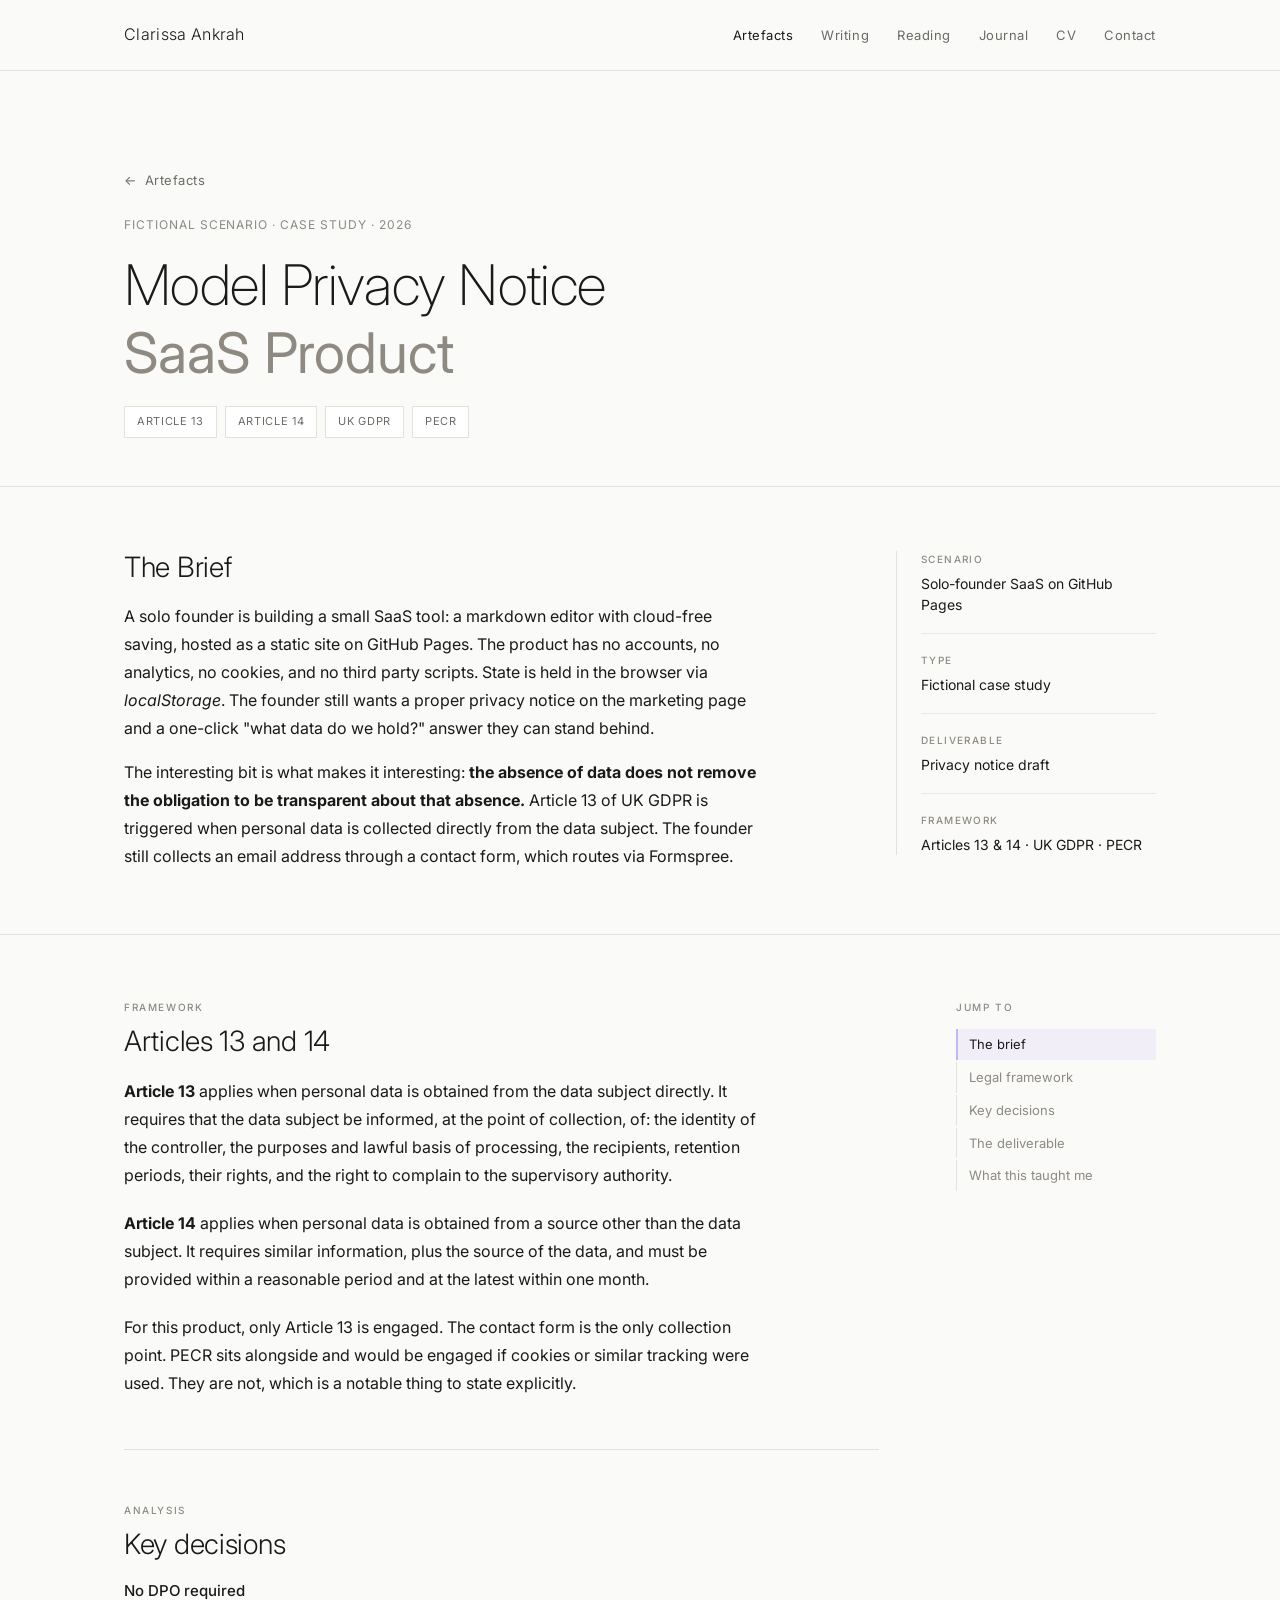
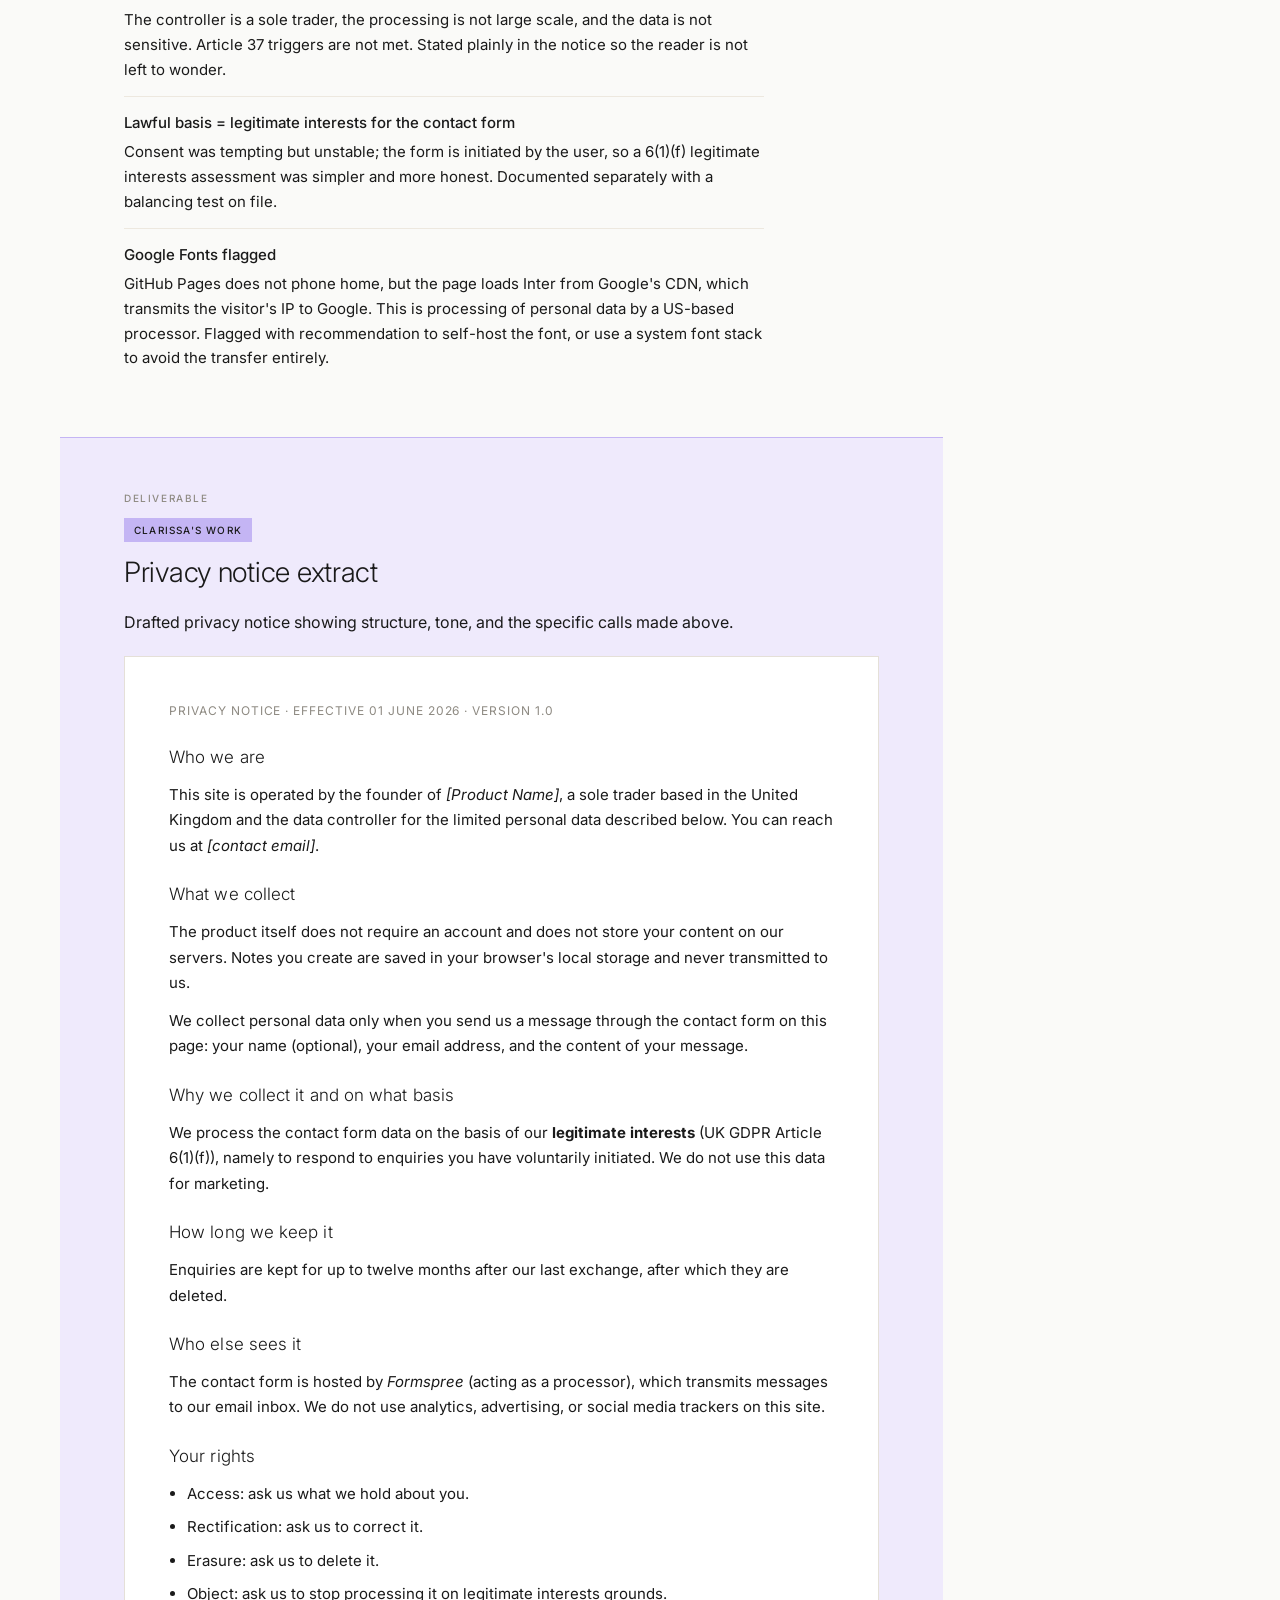
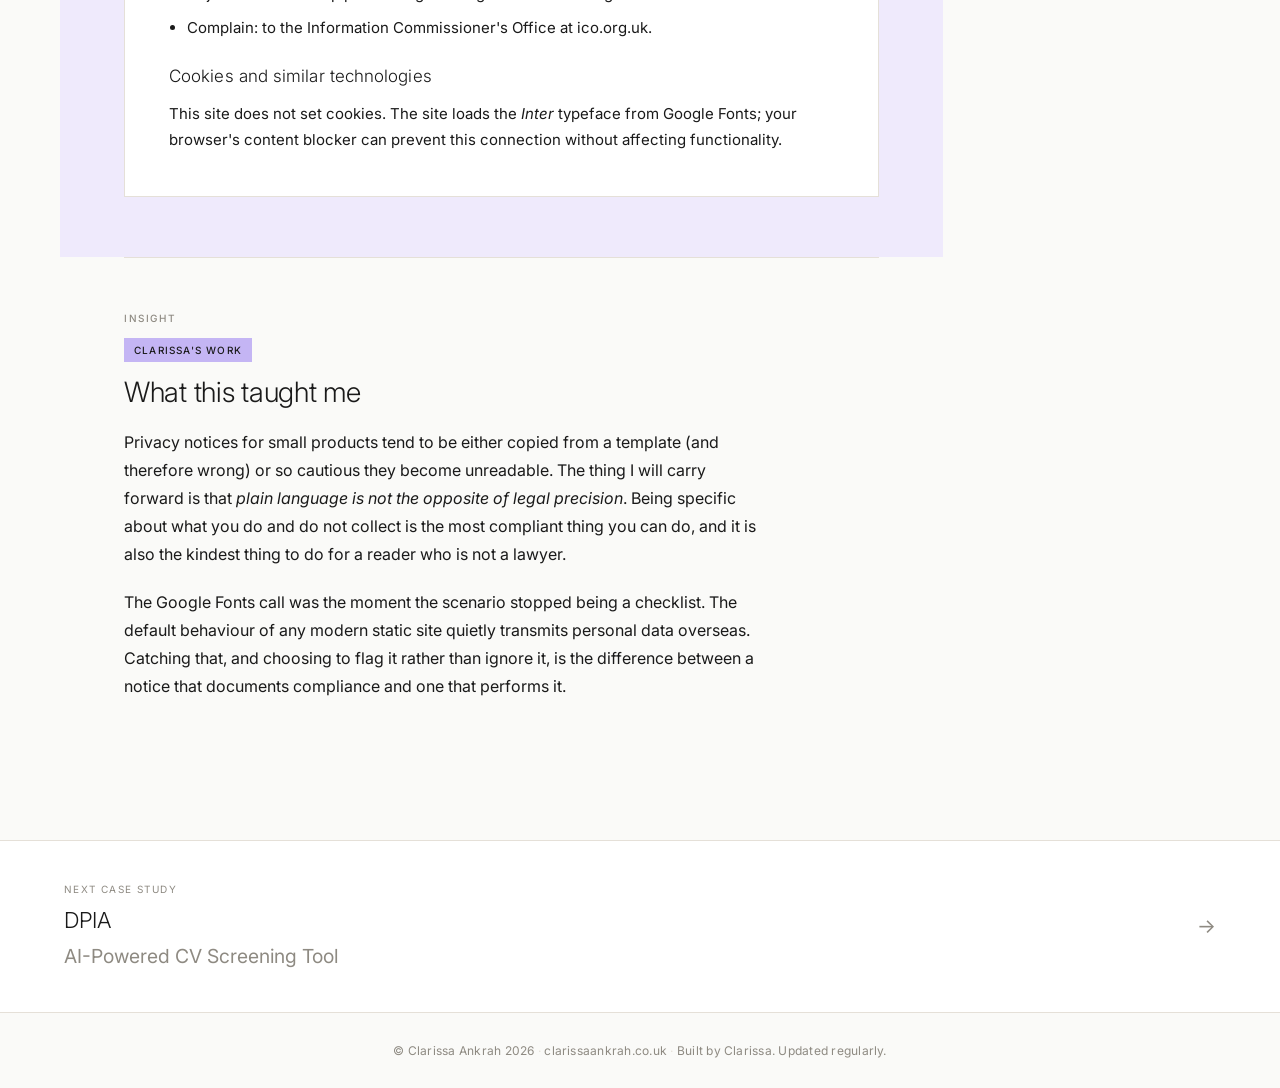
<file: artefact-01.html>
<!doctype html>
<html lang="en">
<head>
  <meta charset="utf-8" />
  <meta name="viewport" content="width=device-width, initial-scale=1" />
  <title>Model Privacy Notice · SaaS Product · Artefact 01 · Clarissa Ankrah</title>
  <meta name="description" content="A worked case study: drafting a privacy notice for a solo-founder SaaS product hosted on GitHub Pages." />
  <link rel="preconnect" href="https://fonts.googleapis.com" />
  <link rel="preconnect" href="https://fonts.gstatic.com" crossorigin />
  <link href="https://fonts.googleapis.com/css2?family=Inter:wght@300;400;500&display=swap" rel="stylesheet" />
  <link rel="stylesheet" href="styles.css" />
</head>
<body>

  <header class="nav" role="banner">
    <div class="wrap nav__inner">
      <a class="nav__brand" href="index.html">Clarissa Ankrah</a>
      <button class="nav__toggle" type="button" aria-expanded="false" aria-label="Menu">
        <span class="nav__toggle-bars"></span>
      </button>
      <nav aria-label="Primary">
        <ul class="nav__list">
          <li><a class="nav__link" data-nav="artefacts.html,artefact-01.html,artefact-02.html,artefact-03.html,artefact-04.html" href="artefacts.html">Artefacts</a></li>
          <li><a class="nav__link" data-nav="writing.html" href="writing.html">Writing</a></li>
          <li><a class="nav__link" data-nav="reading.html" href="reading.html">Reading</a></li>
          <li><a class="nav__link" data-nav="journal.html" href="journal.html">Journal</a></li>
          <li><a class="nav__link" href="https://hello.cv/clarissanku" target="_blank" rel="noopener">CV</a></li>
          <li><a class="nav__link" data-nav="contact.html" href="contact.html">Contact</a></li>
        </ul>
      </nav>
    </div>
  </header>

  <main class="art-case">

    <section class="art-hero">
      <div class="wrap">
        <a class="back-link" href="artefacts.html"><span aria-hidden="true">←</span> Artefacts</a>
        <p class="art-hero__eyebrow">Fictional Scenario · Case Study · 2026</p>
        <h1 class="art-hero__title">Model Privacy Notice<span class="title-subline">SaaS Product</span></h1>
        <div class="art-hero__tags">
          <span class="art-tag">Article 13</span>
          <span class="art-tag">Article 14</span>
          <span class="art-tag">UK GDPR</span>
          <span class="art-tag">PECR</span>
        </div>
      </div>
    </section>

    <section class="art-overview">
      <div class="wrap art-overview__grid">
        <div class="art-overview__prose">
          <h2 id="brief">The Brief</h2>
          <p>A solo founder is building a small SaaS tool: a markdown editor with cloud-free saving, hosted as a static site on GitHub Pages. The product has no accounts, no analytics, no cookies, and no third party scripts. State is held in the browser via <em>localStorage</em>. The founder still wants a proper privacy notice on the marketing page and a one-click "what data do we hold?" answer they can stand behind.</p>
          <p>The interesting bit is what makes it interesting: <strong>the absence of data does not remove the obligation to be transparent about that absence.</strong> Article 13 of UK GDPR is triggered when personal data is collected directly from the data subject. The founder still collects an email address through a contact form, which routes via Formspree.</p>
        </div>
        <aside class="art-sidebar" aria-label="Project details">
          <div class="art-sidebar__row">
            <p class="art-sidebar__label">Scenario</p>
            <p class="art-sidebar__val">Solo-founder SaaS on GitHub Pages</p>
          </div>
          <div class="art-sidebar__row">
            <p class="art-sidebar__label">Type</p>
            <p class="art-sidebar__val">Fictional case study</p>
          </div>
          <div class="art-sidebar__row">
            <p class="art-sidebar__label">Deliverable</p>
            <p class="art-sidebar__val">Privacy notice draft</p>
          </div>
          <div class="art-sidebar__row">
            <p class="art-sidebar__label">Framework</p>
            <p class="art-sidebar__val">Articles 13 &amp; 14 · UK GDPR · PECR</p>
          </div>
        </aside>
      </div>
    </section>

    <section class="art-body">
      <div class="wrap">
        <div class="art-layout">

          <div class="art-main">

            <div class="art-section">
              <p class="art-section__label">Framework</p>
              <h2 class="art-section__title" id="framework">Articles 13 and 14</h2>
              <p class="art-section__desc"><strong>Article 13</strong> applies when personal data is obtained from the data subject directly. It requires that the data subject be informed, at the point of collection, of: the identity of the controller, the purposes and lawful basis of processing, the recipients, retention periods, their rights, and the right to complain to the supervisory authority.</p>
              <p class="art-section__desc"><strong>Article 14</strong> applies when personal data is obtained from a source other than the data subject. It requires similar information, plus the source of the data, and must be provided within a reasonable period and at the latest within one month.</p>
              <p class="art-section__desc">For this product, only Article 13 is engaged. The contact form is the only collection point. PECR sits alongside and would be engaged if cookies or similar tracking were used. They are not, which is a notable thing to state explicitly.</p>
            </div>

            <div class="art-section">
              <p class="art-section__label">Analysis</p>
              <h2 class="art-section__title" id="decisions">Key decisions</h2>
              <ul class="art-points">
                <li><strong>No DPO required</strong> The controller is a sole trader, the processing is not large scale, and the data is not sensitive. Article 37 triggers are not met. Stated plainly in the notice so the reader is not left to wonder.</li>
                <li><strong>Lawful basis = legitimate interests for the contact form</strong> Consent was tempting but unstable; the form is initiated by the user, so a 6(1)(f) legitimate interests assessment was simpler and more honest. Documented separately with a balancing test on file.</li>
                <li><strong>Google Fonts flagged</strong> GitHub Pages does not phone home, but the page loads Inter from Google's CDN, which transmits the visitor's IP to Google. This is processing of personal data by a US-based processor. Flagged with recommendation to self-host the font, or use a system font stack to avoid the transfer entirely.</li>
              </ul>
            </div>

            <div class="art-section art-section--alt">
              <p class="art-section__label">Deliverable</p>
              <span class="art-section__badge">Clarissa's Work</span>
              <h2 class="art-section__title" id="deliverable">Privacy notice extract</h2>
              <p class="art-section__desc">Drafted privacy notice showing structure, tone, and the specific calls made above.</p>

              <div class="output-block">
                <p class="doc-meta">Privacy notice · Effective 01 June 2026 · Version 1.0</p>
                <h4>Who we are</h4>
                <p>This site is operated by the founder of <em>[Product Name]</em>, a sole trader based in the United Kingdom and the data controller for the limited personal data described below. You can reach us at <em>[contact email]</em>.</p>
                <h4>What we collect</h4>
                <p>The product itself does not require an account and does not store your content on our servers. Notes you create are saved in your browser's local storage and never transmitted to us.</p>
                <p>We collect personal data only when you send us a message through the contact form on this page: your name (optional), your email address, and the content of your message.</p>
                <h4>Why we collect it and on what basis</h4>
                <p>We process the contact form data on the basis of our <strong>legitimate interests</strong> (UK GDPR Article 6(1)(f)), namely to respond to enquiries you have voluntarily initiated. We do not use this data for marketing.</p>
                <h4>How long we keep it</h4>
                <p>Enquiries are kept for up to twelve months after our last exchange, after which they are deleted.</p>
                <h4>Who else sees it</h4>
                <p>The contact form is hosted by <em>Formspree</em> (acting as a processor), which transmits messages to our email inbox. We do not use analytics, advertising, or social media trackers on this site.</p>
                <h4>Your rights</h4>
                <ul>
                  <li>Access: ask us what we hold about you.</li>
                  <li>Rectification: ask us to correct it.</li>
                  <li>Erasure: ask us to delete it.</li>
                  <li>Object: ask us to stop processing it on legitimate interests grounds.</li>
                  <li>Complain: to the Information Commissioner's Office at ico.org.uk.</li>
                </ul>
                <h4>Cookies and similar technologies</h4>
                <p>This site does not set cookies. The site loads the <em>Inter</em> typeface from Google Fonts; your browser's content blocker can prevent this connection without affecting functionality.</p>
              </div>
            </div>

            <div class="art-section">
              <p class="art-section__label">Insight</p>
              <span class="art-section__badge">Clarissa's Work</span>
              <h2 class="art-section__title" id="insight">What this taught me</h2>
              <p class="art-section__desc">Privacy notices for small products tend to be either copied from a template (and therefore wrong) or so cautious they become unreadable. The thing I will carry forward is that <em>plain language is not the opposite of legal precision</em>. Being specific about what you do and do not collect is the most compliant thing you can do, and it is also the kindest thing to do for a reader who is not a lawyer.</p>
              <p class="art-section__desc">The Google Fonts call was the moment the scenario stopped being a checklist. The default behaviour of any modern static site quietly transmits personal data overseas. Catching that, and choosing to flag it rather than ignore it, is the difference between a notice that documents compliance and one that performs it.</p>
            </div>

          </div>

          <nav class="art-toc" aria-label="Sections in this case study">
            <p class="art-toc__label">Jump to</p>
            <ol class="art-toc__list">
              <li><a href="#brief">The brief</a></li>
              <li><a href="#framework">Legal framework</a></li>
              <li><a href="#decisions">Key decisions</a></li>
              <li><a href="#deliverable">The deliverable</a></li>
              <li><a href="#insight">What this taught me</a></li>
            </ol>
          </nav>

        </div>
      </div>
    </section>

    <a class="art-next" href="artefact-02.html">
      <div>
        <p class="art-next__label">Next case study</p>
        <p class="art-next__name">DPIA<span class="title-subline">AI-Powered CV Screening Tool</span></p>
      </div>
      <span class="art-next__arrow" aria-hidden="true">→</span>
    </a>

  </main>

  <footer class="foot" role="contentinfo">
    <div class="wrap">
      <p class="foot__line">
        <span>© Clarissa Ankrah 2026</span>
        <span>clarissaankrah.co.uk</span>
        <span>Built by Clarissa. Updated regularly.</span>
      </p>
    </div>
  </footer>

  <script src="scripts.js"></script>
</body>
</html>
</file>
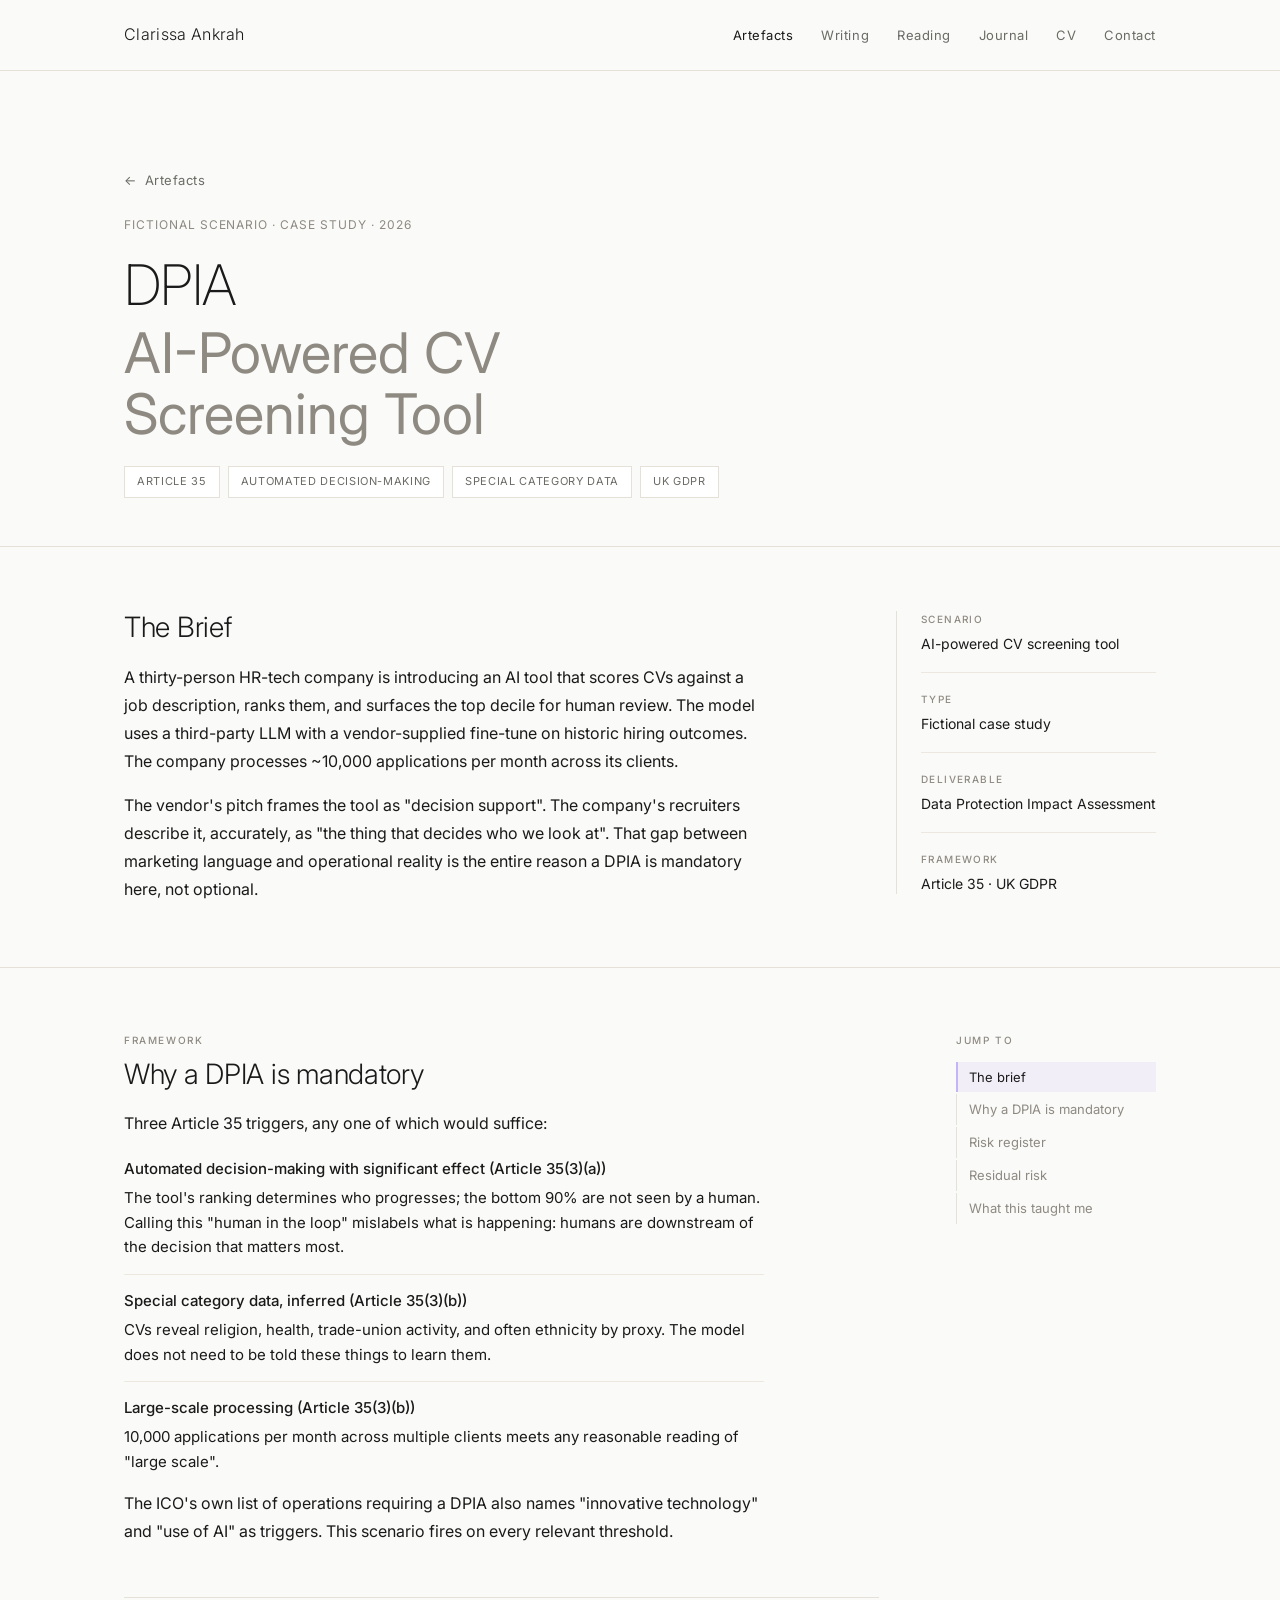
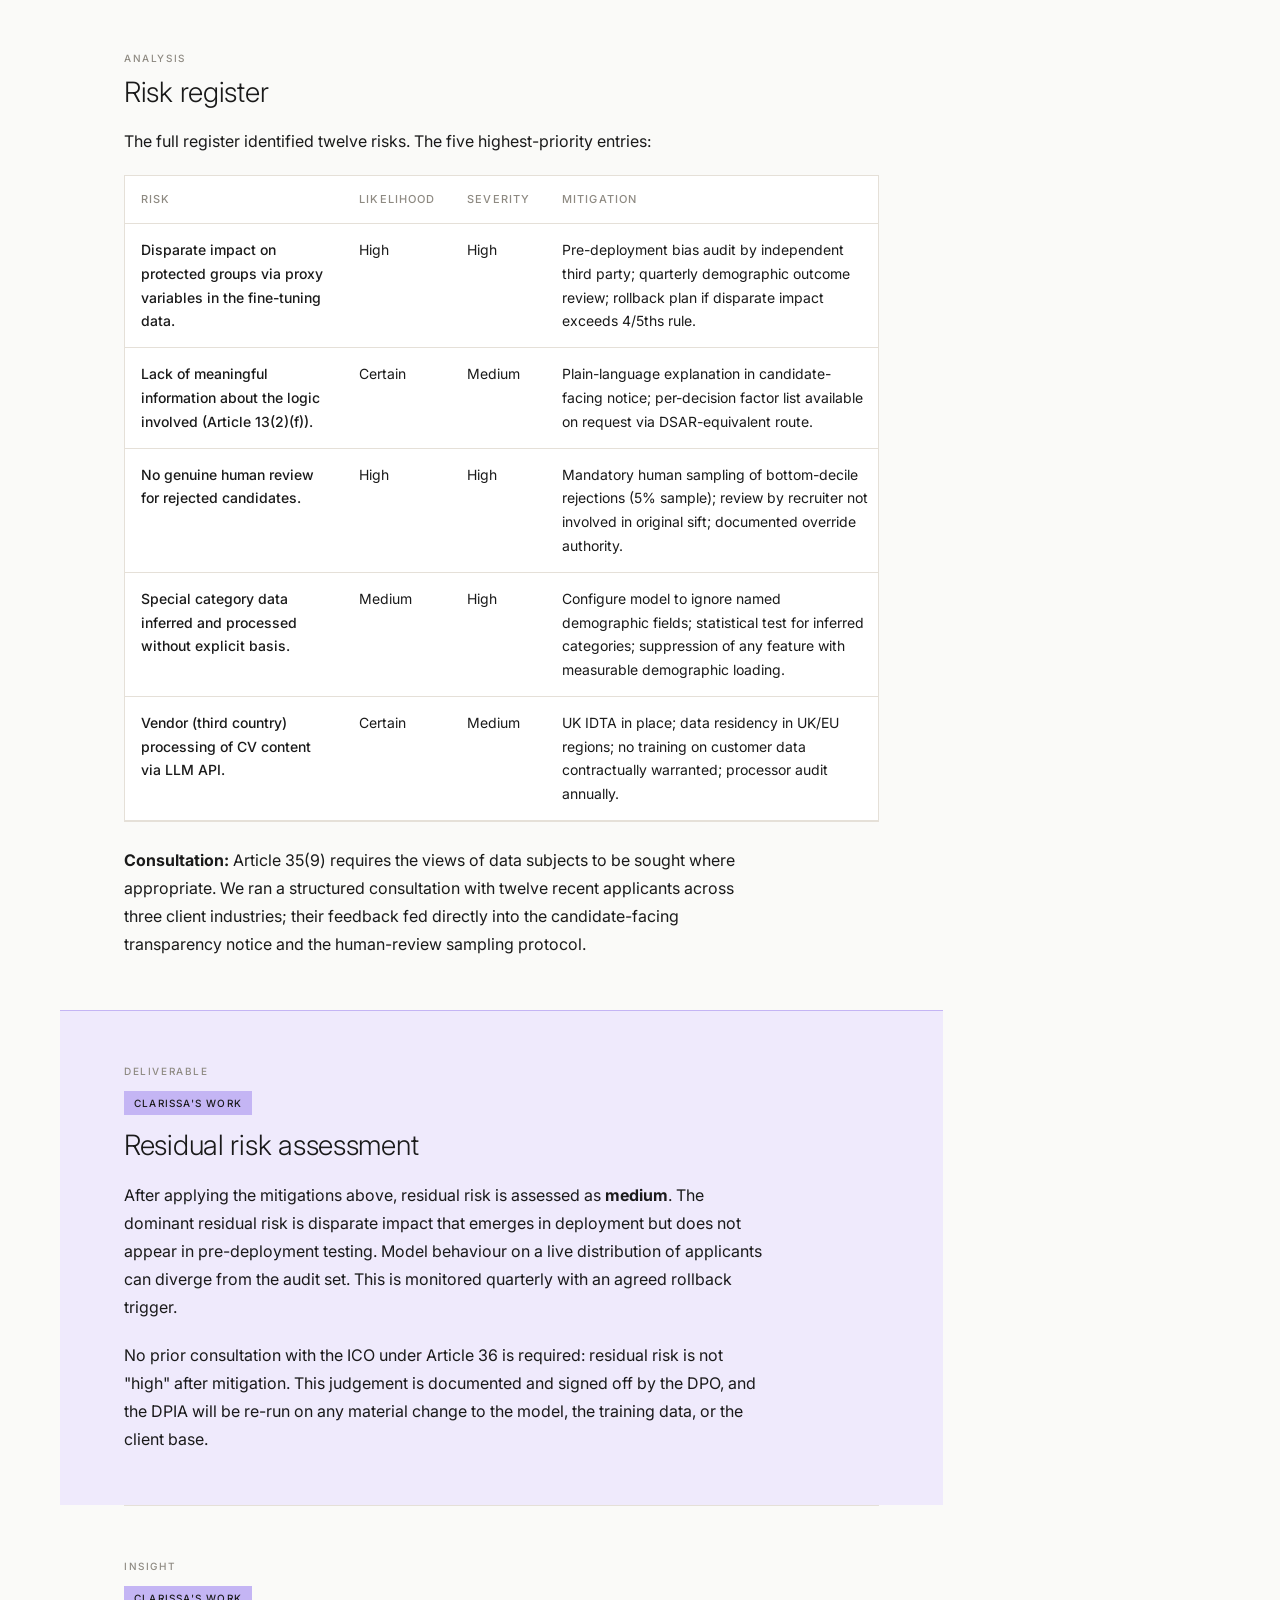
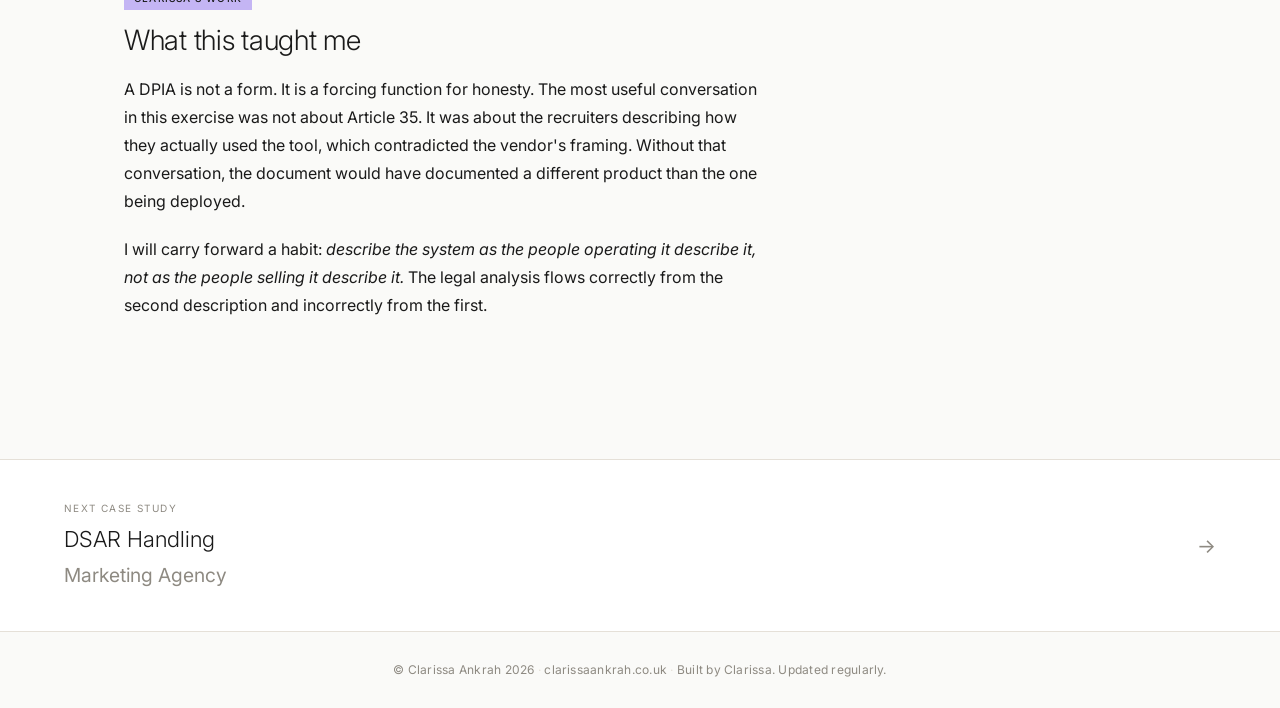
<file: artefact-02.html>
<!doctype html>
<html lang="en">
<head>
  <meta charset="utf-8" />
  <meta name="viewport" content="width=device-width, initial-scale=1" />
  <title>DPIA · AI-Powered CV Screening Tool · Artefact 02 · Clarissa Ankrah</title>
  <meta name="description" content="A worked case study: completing a Data Protection Impact Assessment for an AI-powered CV screening tool." />
  <link rel="preconnect" href="https://fonts.googleapis.com" />
  <link rel="preconnect" href="https://fonts.gstatic.com" crossorigin />
  <link href="https://fonts.googleapis.com/css2?family=Inter:wght@300;400;500&display=swap" rel="stylesheet" />
  <link rel="stylesheet" href="styles.css" />
</head>
<body>

  <header class="nav" role="banner">
    <div class="wrap nav__inner">
      <a class="nav__brand" href="index.html">Clarissa Ankrah</a>
      <button class="nav__toggle" type="button" aria-expanded="false" aria-label="Menu">
        <span class="nav__toggle-bars"></span>
      </button>
      <nav aria-label="Primary">
        <ul class="nav__list">
          <li><a class="nav__link" data-nav="artefacts.html,artefact-01.html,artefact-02.html,artefact-03.html,artefact-04.html" href="artefacts.html">Artefacts</a></li>
          <li><a class="nav__link" data-nav="writing.html" href="writing.html">Writing</a></li>
          <li><a class="nav__link" data-nav="reading.html" href="reading.html">Reading</a></li>
          <li><a class="nav__link" data-nav="journal.html" href="journal.html">Journal</a></li>
          <li><a class="nav__link" href="https://hello.cv/clarissanku" target="_blank" rel="noopener">CV</a></li>
          <li><a class="nav__link" data-nav="contact.html" href="contact.html">Contact</a></li>
        </ul>
      </nav>
    </div>
  </header>

  <main class="art-case">

    <section class="art-hero">
      <div class="wrap">
        <a class="back-link" href="artefacts.html"><span aria-hidden="true">←</span> Artefacts</a>
        <p class="art-hero__eyebrow">Fictional Scenario · Case Study · 2026</p>
        <h1 class="art-hero__title">DPIA<span class="title-subline">AI-Powered CV Screening Tool</span></h1>
        <div class="art-hero__tags">
          <span class="art-tag">Article 35</span>
          <span class="art-tag">Automated Decision-Making</span>
          <span class="art-tag">Special Category Data</span>
          <span class="art-tag">UK GDPR</span>
        </div>
      </div>
    </section>

    <section class="art-overview">
      <div class="wrap art-overview__grid">
        <div class="art-overview__prose">
          <h2 id="brief">The Brief</h2>
          <p>A thirty-person HR-tech company is introducing an AI tool that scores CVs against a job description, ranks them, and surfaces the top decile for human review. The model uses a third-party LLM with a vendor-supplied fine-tune on historic hiring outcomes. The company processes ~10,000 applications per month across its clients.</p>
          <p>The vendor's pitch frames the tool as "decision support". The company's recruiters describe it, accurately, as "the thing that decides who we look at". That gap between marketing language and operational reality is the entire reason a DPIA is mandatory here, not optional.</p>
        </div>
        <aside class="art-sidebar" aria-label="Project details">
          <div class="art-sidebar__row">
            <p class="art-sidebar__label">Scenario</p>
            <p class="art-sidebar__val">AI-powered CV screening tool</p>
          </div>
          <div class="art-sidebar__row">
            <p class="art-sidebar__label">Type</p>
            <p class="art-sidebar__val">Fictional case study</p>
          </div>
          <div class="art-sidebar__row">
            <p class="art-sidebar__label">Deliverable</p>
            <p class="art-sidebar__val">Data Protection Impact Assessment</p>
          </div>
          <div class="art-sidebar__row">
            <p class="art-sidebar__label">Framework</p>
            <p class="art-sidebar__val">Article 35 · UK GDPR</p>
          </div>
        </aside>
      </div>
    </section>

    <section class="art-body">
      <div class="wrap">
        <div class="art-layout">

          <div class="art-main">

            <div class="art-section">
              <p class="art-section__label">Framework</p>
              <h2 class="art-section__title" id="framework">Why a DPIA is mandatory</h2>
              <p class="art-section__desc">Three Article 35 triggers, any one of which would suffice:</p>
              <ul class="art-points">
                <li><strong>Automated decision-making with significant effect (Article 35(3)(a))</strong> The tool's ranking determines who progresses; the bottom 90% are not seen by a human. Calling this "human in the loop" mislabels what is happening: humans are downstream of the decision that matters most.</li>
                <li><strong>Special category data, inferred (Article 35(3)(b))</strong> CVs reveal religion, health, trade-union activity, and often ethnicity by proxy. The model does not need to be told these things to learn them.</li>
                <li><strong>Large-scale processing (Article 35(3)(b))</strong> 10,000 applications per month across multiple clients meets any reasonable reading of "large scale".</li>
              </ul>
              <p class="art-section__desc">The ICO's own list of operations requiring a DPIA also names "innovative technology" and "use of AI" as triggers. This scenario fires on every relevant threshold.</p>
            </div>

            <div class="art-section">
              <p class="art-section__label">Analysis</p>
              <h2 class="art-section__title" id="assessment">Risk register</h2>
              <p class="art-section__desc">The full register identified twelve risks. The five highest-priority entries:</p>

              <div class="output-block output-block--table">
                <table class="risk-table">
                  <thead>
                    <tr>
                      <th>Risk</th>
                      <th>Likelihood</th>
                      <th>Severity</th>
                      <th>Mitigation</th>
                    </tr>
                  </thead>
                  <tbody>
                    <tr>
                      <td>Disparate impact on protected groups via proxy variables in the fine-tuning data.</td>
                      <td>High</td>
                      <td>High</td>
                      <td>Pre-deployment bias audit by independent third party; quarterly demographic outcome review; rollback plan if disparate impact exceeds 4/5ths rule.</td>
                    </tr>
                    <tr>
                      <td>Lack of meaningful information about the logic involved (Article 13(2)(f)).</td>
                      <td>Certain</td>
                      <td>Medium</td>
                      <td>Plain-language explanation in candidate-facing notice; per-decision factor list available on request via DSAR-equivalent route.</td>
                    </tr>
                    <tr>
                      <td>No genuine human review for rejected candidates.</td>
                      <td>High</td>
                      <td>High</td>
                      <td>Mandatory human sampling of bottom-decile rejections (5% sample); review by recruiter not involved in original sift; documented override authority.</td>
                    </tr>
                    <tr>
                      <td>Special category data inferred and processed without explicit basis.</td>
                      <td>Medium</td>
                      <td>High</td>
                      <td>Configure model to ignore named demographic fields; statistical test for inferred categories; suppression of any feature with measurable demographic loading.</td>
                    </tr>
                    <tr>
                      <td>Vendor (third country) processing of CV content via LLM API.</td>
                      <td>Certain</td>
                      <td>Medium</td>
                      <td>UK IDTA in place; data residency in UK/EU regions; no training on customer data contractually warranted; processor audit annually.</td>
                    </tr>
                  </tbody>
                </table>
              </div>

              <p class="art-section__desc" style="margin-top:24px"><strong>Consultation:</strong> Article 35(9) requires the views of data subjects to be sought where appropriate. We ran a structured consultation with twelve recent applicants across three client industries; their feedback fed directly into the candidate-facing transparency notice and the human-review sampling protocol.</p>
            </div>

            <div class="art-section art-section--alt">
              <p class="art-section__label">Deliverable</p>
              <span class="art-section__badge">Clarissa's Work</span>
              <h2 class="art-section__title" id="deliverable">Residual risk assessment</h2>
              <p class="art-section__desc">After applying the mitigations above, residual risk is assessed as <strong>medium</strong>. The dominant residual risk is disparate impact that emerges in deployment but does not appear in pre-deployment testing. Model behaviour on a live distribution of applicants can diverge from the audit set. This is monitored quarterly with an agreed rollback trigger.</p>
              <p class="art-section__desc">No prior consultation with the ICO under Article 36 is required: residual risk is not "high" after mitigation. This judgement is documented and signed off by the DPO, and the DPIA will be re-run on any material change to the model, the training data, or the client base.</p>
            </div>

            <div class="art-section">
              <p class="art-section__label">Insight</p>
              <span class="art-section__badge">Clarissa's Work</span>
              <h2 class="art-section__title" id="insight">What this taught me</h2>
              <p class="art-section__desc">A DPIA is not a form. It is a forcing function for honesty. The most useful conversation in this exercise was not about Article 35. It was about the recruiters describing how they actually used the tool, which contradicted the vendor's framing. Without that conversation, the document would have documented a different product than the one being deployed.</p>
              <p class="art-section__desc">I will carry forward a habit: <em>describe the system as the people operating it describe it, not as the people selling it describe it.</em> The legal analysis flows correctly from the second description and incorrectly from the first.</p>
            </div>

          </div>

          <nav class="art-toc" aria-label="Sections in this case study">
            <p class="art-toc__label">Jump to</p>
            <ol class="art-toc__list">
              <li><a href="#brief">The brief</a></li>
              <li><a href="#framework">Why a DPIA is mandatory</a></li>
              <li><a href="#assessment">Risk register</a></li>
              <li><a href="#deliverable">Residual risk</a></li>
              <li><a href="#insight">What this taught me</a></li>
            </ol>
          </nav>

        </div>
      </div>
    </section>

    <a class="art-next" href="artefact-03.html">
      <div>
        <p class="art-next__label">Next case study</p>
        <p class="art-next__name">DSAR Handling<span class="title-subline">Marketing Agency</span></p>
      </div>
      <span class="art-next__arrow" aria-hidden="true">→</span>
    </a>

  </main>

  <footer class="foot" role="contentinfo">
    <div class="wrap">
      <p class="foot__line">
        <span>© Clarissa Ankrah 2026</span>
        <span>clarissaankrah.co.uk</span>
        <span>Built by Clarissa. Updated regularly.</span>
      </p>
    </div>
  </footer>

  <script src="scripts.js"></script>
</body>
</html>
</file>
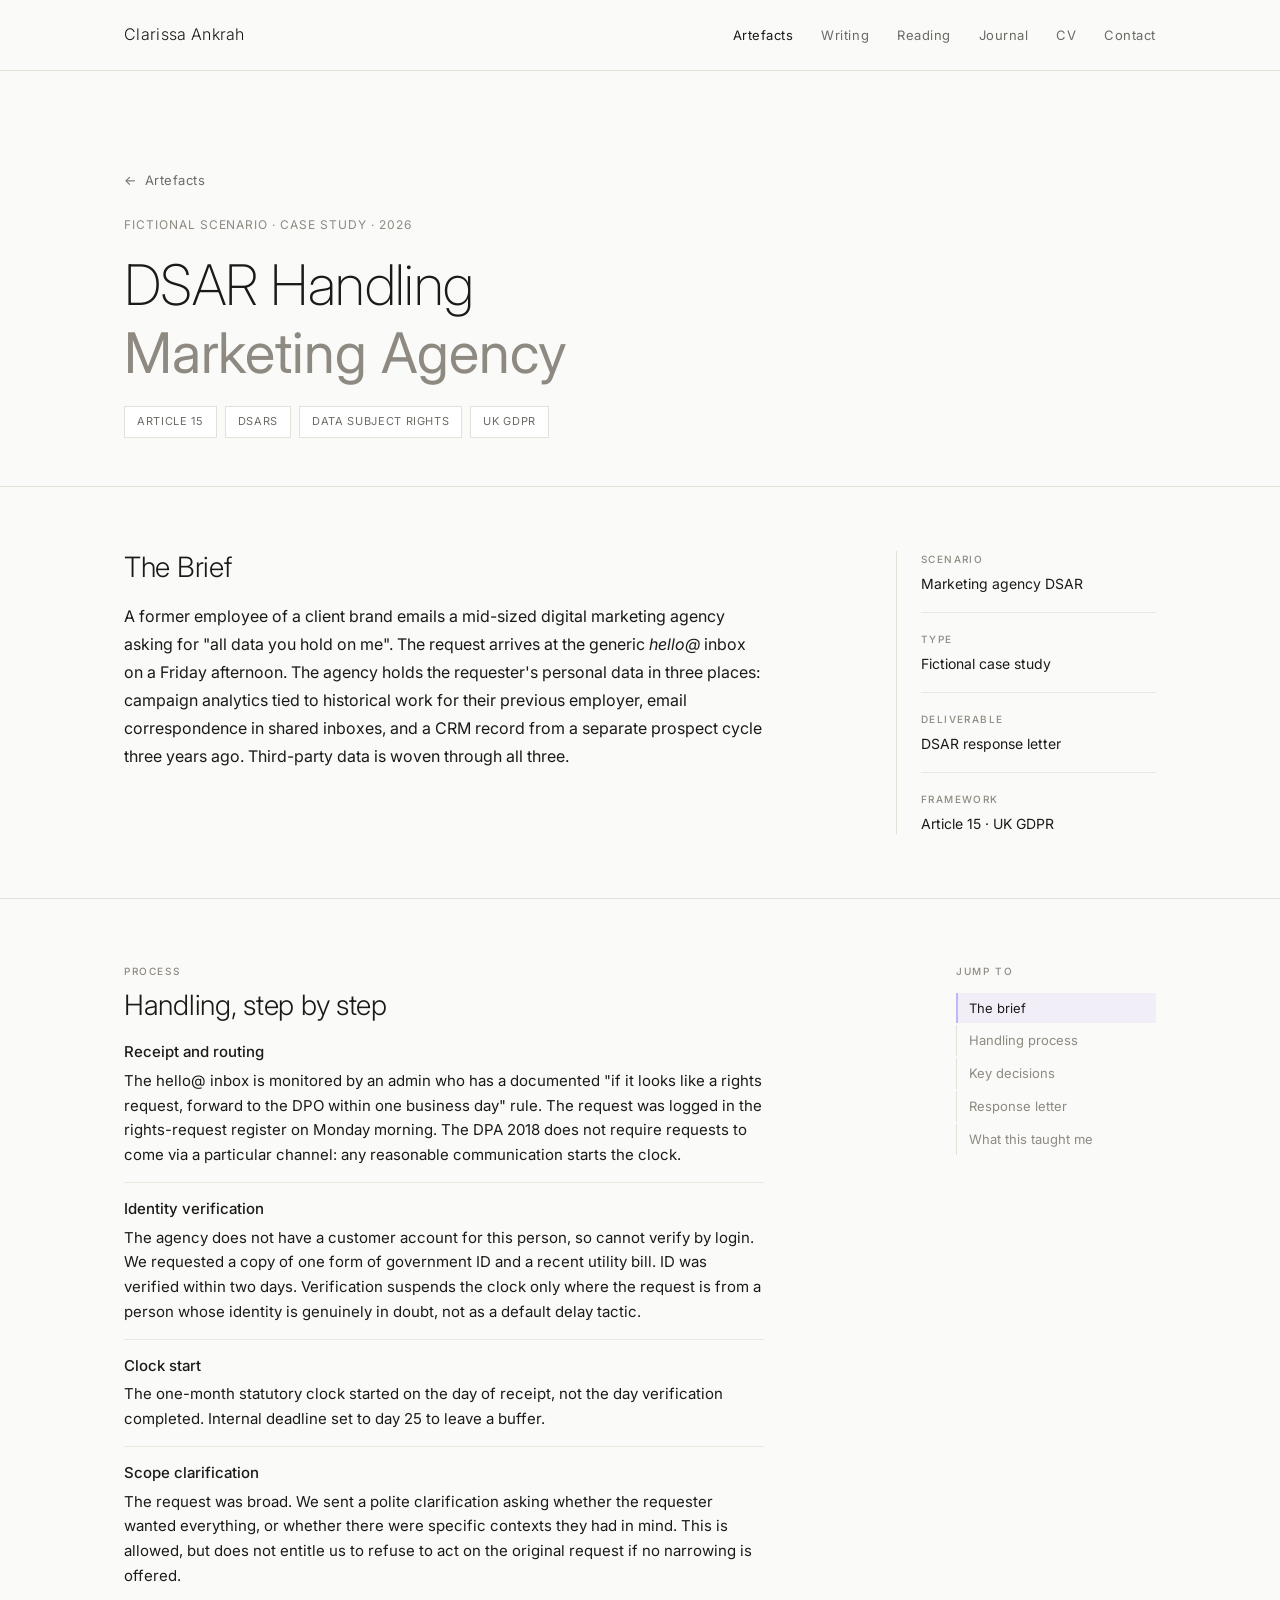
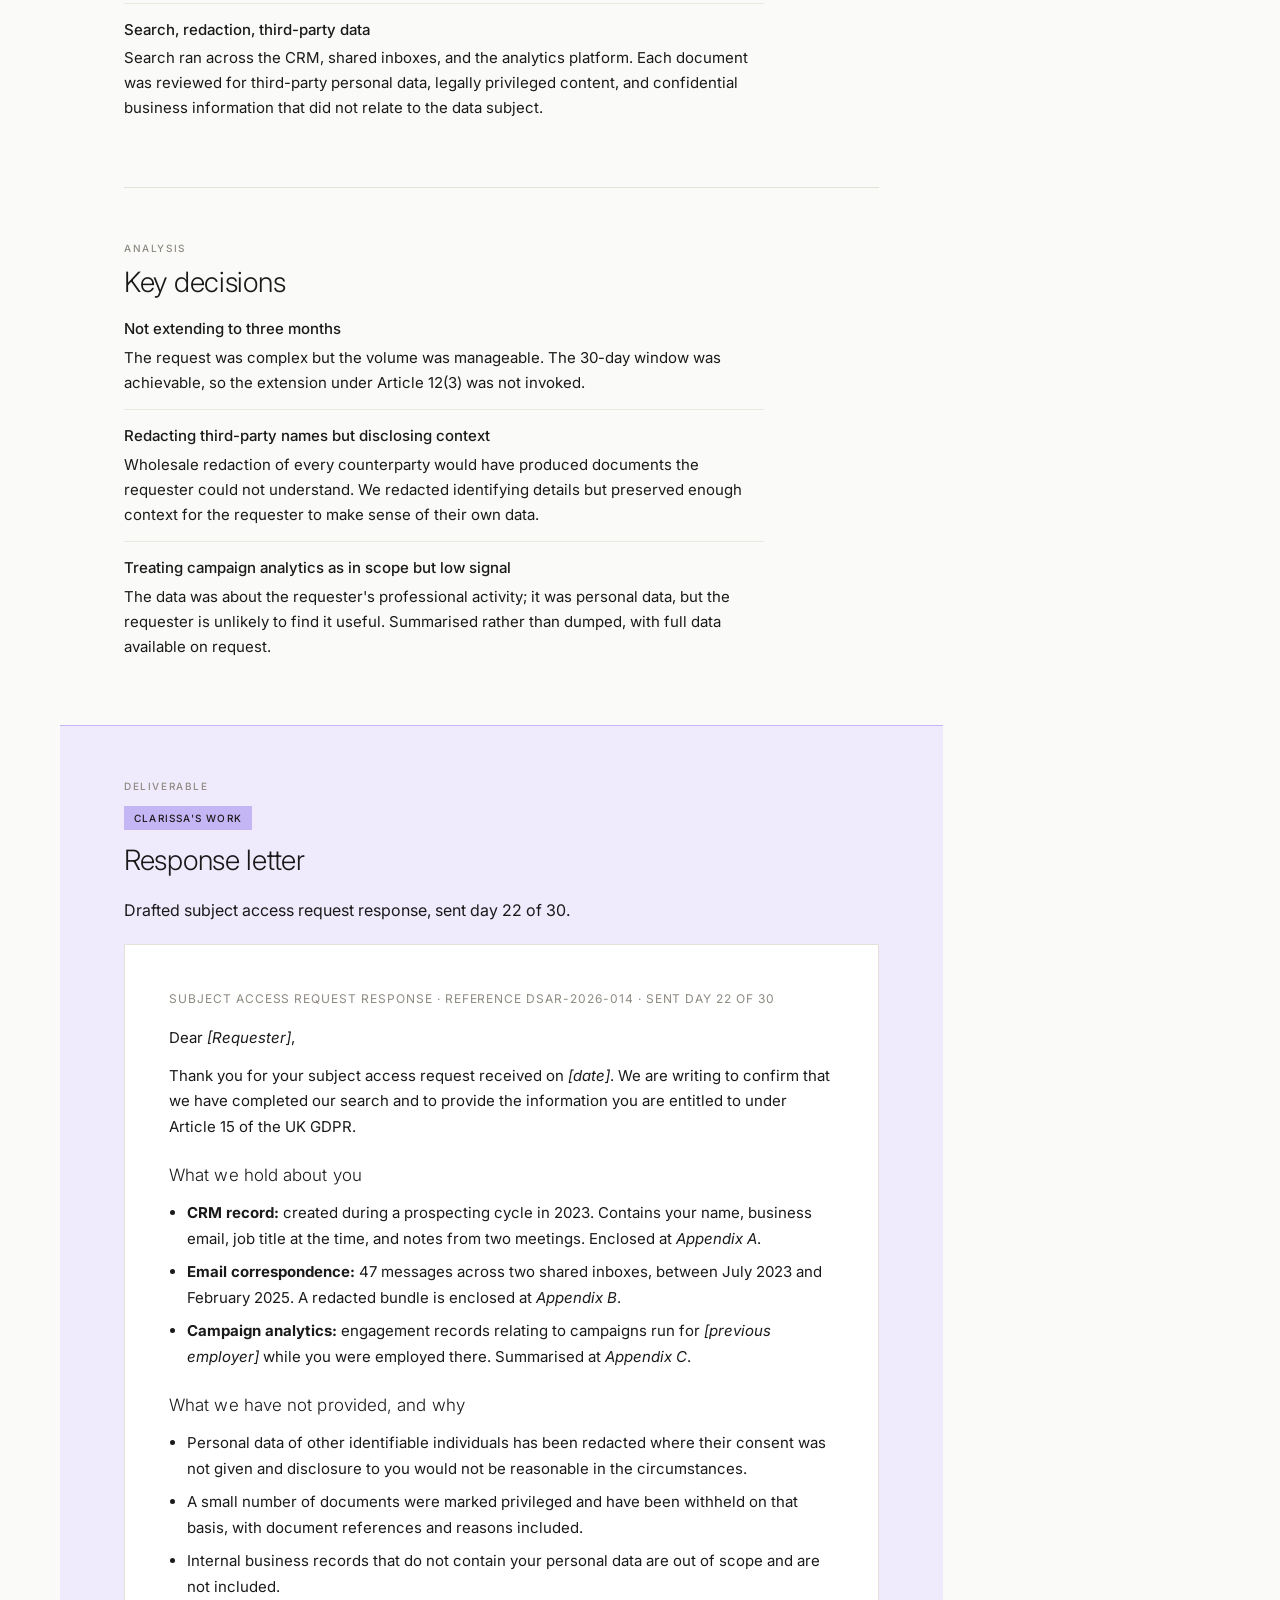
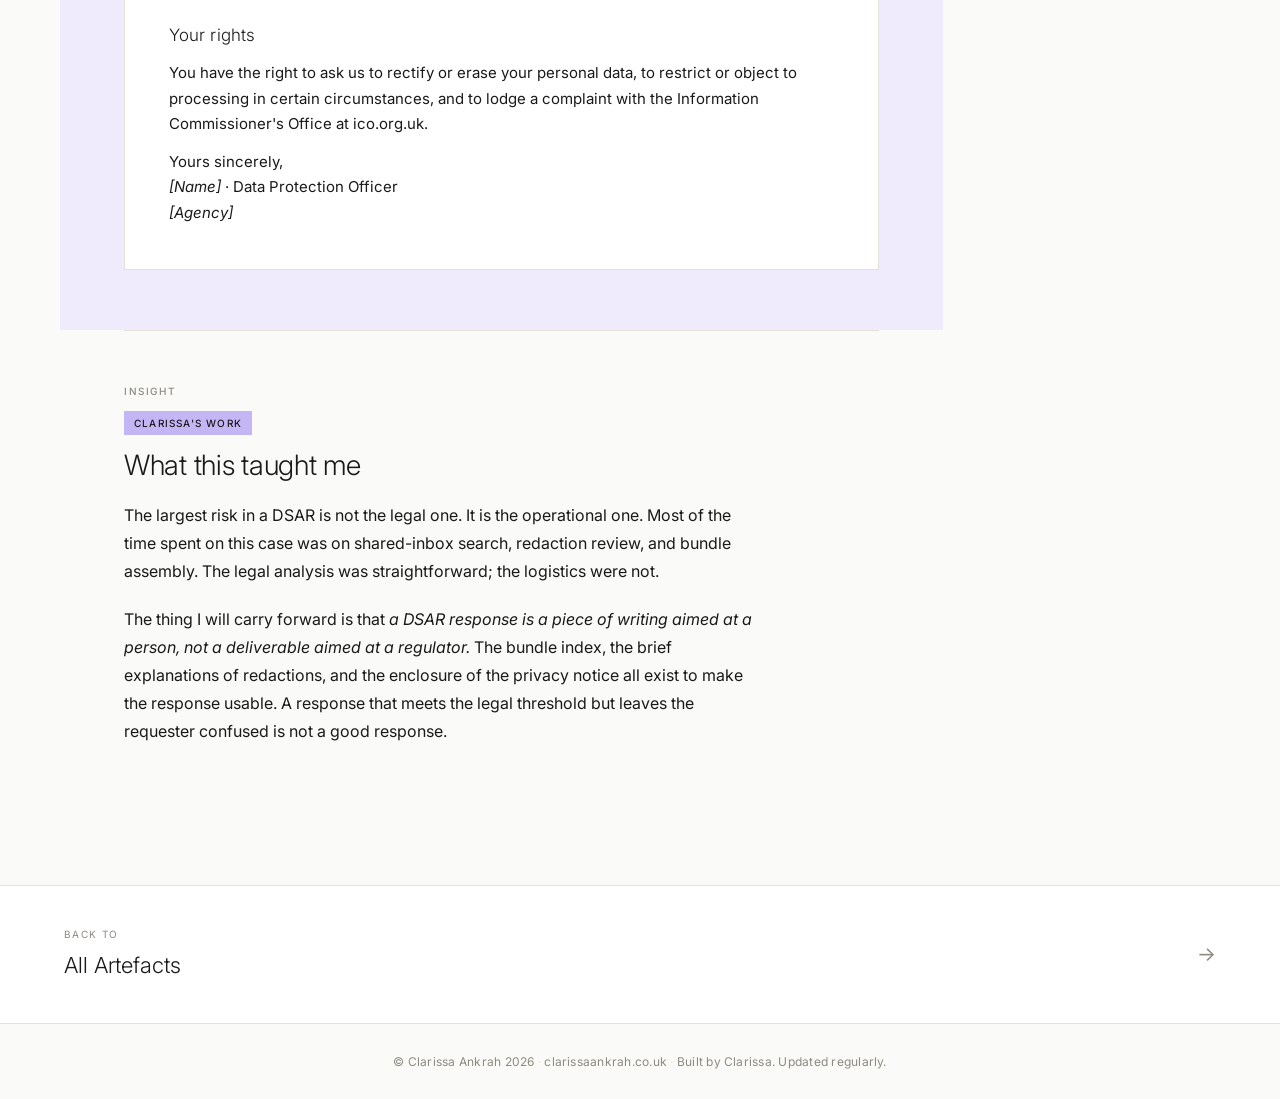
<file: artefact-03.html>
<!doctype html>
<html lang="en">
<head>
  <meta charset="utf-8" />
  <meta name="viewport" content="width=device-width, initial-scale=1" />
  <title>DSAR Handling · Marketing Agency · Artefact 03 · Clarissa Ankrah</title>
  <meta name="description" content="A worked case study: handling a broad subject access request at a mid-sized marketing agency." />
  <link rel="preconnect" href="https://fonts.googleapis.com" />
  <link rel="preconnect" href="https://fonts.gstatic.com" crossorigin />
  <link href="https://fonts.googleapis.com/css2?family=Inter:wght@300;400;500&display=swap" rel="stylesheet" />
  <link rel="stylesheet" href="styles.css" />
</head>
<body>

  <header class="nav" role="banner">
    <div class="wrap nav__inner">
      <a class="nav__brand" href="index.html">Clarissa Ankrah</a>
      <button class="nav__toggle" type="button" aria-expanded="false" aria-label="Menu">
        <span class="nav__toggle-bars"></span>
      </button>
      <nav aria-label="Primary">
        <ul class="nav__list">
          <li><a class="nav__link" data-nav="artefacts.html,artefact-01.html,artefact-02.html,artefact-03.html,artefact-04.html" href="artefacts.html">Artefacts</a></li>
          <li><a class="nav__link" data-nav="writing.html" href="writing.html">Writing</a></li>
          <li><a class="nav__link" data-nav="reading.html" href="reading.html">Reading</a></li>
          <li><a class="nav__link" data-nav="journal.html" href="journal.html">Journal</a></li>
          <li><a class="nav__link" href="https://hello.cv/clarissanku" target="_blank" rel="noopener">CV</a></li>
          <li><a class="nav__link" data-nav="contact.html" href="contact.html">Contact</a></li>
        </ul>
      </nav>
    </div>
  </header>

  <main class="art-case">

    <section class="art-hero">
      <div class="wrap">
        <a class="back-link" href="artefacts.html"><span aria-hidden="true">←</span> Artefacts</a>
        <p class="art-hero__eyebrow">Fictional Scenario · Case Study · 2026</p>
        <h1 class="art-hero__title">DSAR Handling<span class="title-subline">Marketing Agency</span></h1>
        <div class="art-hero__tags">
          <span class="art-tag">Article 15</span>
          <span class="art-tag">DSARs</span>
          <span class="art-tag">Data Subject Rights</span>
          <span class="art-tag">UK GDPR</span>
        </div>
      </div>
    </section>

    <section class="art-overview">
      <div class="wrap art-overview__grid">
        <div class="art-overview__prose">
          <h2 id="brief">The Brief</h2>
          <p>A former employee of a client brand emails a mid-sized digital marketing agency asking for "all data you hold on me". The request arrives at the generic <em>hello@</em> inbox on a Friday afternoon. The agency holds the requester's personal data in three places: campaign analytics tied to historical work for their previous employer, email correspondence in shared inboxes, and a CRM record from a separate prospect cycle three years ago. Third-party data is woven through all three.</p>
        </div>
        <aside class="art-sidebar" aria-label="Project details">
          <div class="art-sidebar__row">
            <p class="art-sidebar__label">Scenario</p>
            <p class="art-sidebar__val">Marketing agency DSAR</p>
          </div>
          <div class="art-sidebar__row">
            <p class="art-sidebar__label">Type</p>
            <p class="art-sidebar__val">Fictional case study</p>
          </div>
          <div class="art-sidebar__row">
            <p class="art-sidebar__label">Deliverable</p>
            <p class="art-sidebar__val">DSAR response letter</p>
          </div>
          <div class="art-sidebar__row">
            <p class="art-sidebar__label">Framework</p>
            <p class="art-sidebar__val">Article 15 · UK GDPR</p>
          </div>
        </aside>
      </div>
    </section>

    <section class="art-body">
      <div class="wrap">
        <div class="art-layout">

          <div class="art-main">

            <div class="art-section">
              <p class="art-section__label">Process</p>
              <h2 class="art-section__title" id="process">Handling, step by step</h2>
              <ul class="art-points">
                <li><strong>Receipt and routing</strong> The hello@ inbox is monitored by an admin who has a documented "if it looks like a rights request, forward to the DPO within one business day" rule. The request was logged in the rights-request register on Monday morning. The DPA 2018 does not require requests to come via a particular channel: any reasonable communication starts the clock.</li>
                <li><strong>Identity verification</strong> The agency does not have a customer account for this person, so cannot verify by login. We requested a copy of one form of government ID and a recent utility bill. ID was verified within two days. Verification suspends the clock only where the request is from a person whose identity is genuinely in doubt, not as a default delay tactic.</li>
                <li><strong>Clock start</strong> The one-month statutory clock started on the day of receipt, not the day verification completed. Internal deadline set to day 25 to leave a buffer.</li>
                <li><strong>Scope clarification</strong> The request was broad. We sent a polite clarification asking whether the requester wanted everything, or whether there were specific contexts they had in mind. This is allowed, but does not entitle us to refuse to act on the original request if no narrowing is offered.</li>
                <li><strong>Search, redaction, third-party data</strong> Search ran across the CRM, shared inboxes, and the analytics platform. Each document was reviewed for third-party personal data, legally privileged content, and confidential business information that did not relate to the data subject.</li>
              </ul>
            </div>

            <div class="art-section">
              <p class="art-section__label">Analysis</p>
              <h2 class="art-section__title" id="decisions">Key decisions</h2>
              <ul class="art-points">
                <li><strong>Not extending to three months</strong> The request was complex but the volume was manageable. The 30-day window was achievable, so the extension under Article 12(3) was not invoked.</li>
                <li><strong>Redacting third-party names but disclosing context</strong> Wholesale redaction of every counterparty would have produced documents the requester could not understand. We redacted identifying details but preserved enough context for the requester to make sense of their own data.</li>
                <li><strong>Treating campaign analytics as in scope but low signal</strong> The data was about the requester's professional activity; it was personal data, but the requester is unlikely to find it useful. Summarised rather than dumped, with full data available on request.</li>
              </ul>
            </div>

            <div class="art-section art-section--alt">
              <p class="art-section__label">Deliverable</p>
              <span class="art-section__badge">Clarissa's Work</span>
              <h2 class="art-section__title" id="deliverable">Response letter</h2>
              <p class="art-section__desc">Drafted subject access request response, sent day 22 of 30.</p>

              <div class="output-block">
                <p class="doc-meta">Subject access request response · Reference DSAR-2026-014 · Sent day 22 of 30</p>
                <p>Dear <em>[Requester]</em>,</p>
                <p>Thank you for your subject access request received on <em>[date]</em>. We are writing to confirm that we have completed our search and to provide the information you are entitled to under Article 15 of the UK GDPR.</p>
                <h4>What we hold about you</h4>
                <ul>
                  <li><strong>CRM record:</strong> created during a prospecting cycle in 2023. Contains your name, business email, job title at the time, and notes from two meetings. Enclosed at <em>Appendix A</em>.</li>
                  <li><strong>Email correspondence:</strong> 47 messages across two shared inboxes, between July 2023 and February 2025. A redacted bundle is enclosed at <em>Appendix B</em>.</li>
                  <li><strong>Campaign analytics:</strong> engagement records relating to campaigns run for <em>[previous employer]</em> while you were employed there. Summarised at <em>Appendix C</em>.</li>
                </ul>
                <h4>What we have not provided, and why</h4>
                <ul>
                  <li>Personal data of other identifiable individuals has been redacted where their consent was not given and disclosure to you would not be reasonable in the circumstances.</li>
                  <li>A small number of documents were marked privileged and have been withheld on that basis, with document references and reasons included.</li>
                  <li>Internal business records that do not contain your personal data are out of scope and are not included.</li>
                </ul>
                <h4>Your rights</h4>
                <p>You have the right to ask us to rectify or erase your personal data, to restrict or object to processing in certain circumstances, and to lodge a complaint with the Information Commissioner's Office at ico.org.uk.</p>
                <p>Yours sincerely,<br /><em>[Name]</em> · Data Protection Officer<br /><em>[Agency]</em></p>
              </div>
            </div>

            <div class="art-section">
              <p class="art-section__label">Insight</p>
              <span class="art-section__badge">Clarissa's Work</span>
              <h2 class="art-section__title" id="insight">What this taught me</h2>
              <p class="art-section__desc">The largest risk in a DSAR is not the legal one. It is the operational one. Most of the time spent on this case was on shared-inbox search, redaction review, and bundle assembly. The legal analysis was straightforward; the logistics were not.</p>
              <p class="art-section__desc">The thing I will carry forward is that <em>a DSAR response is a piece of writing aimed at a person, not a deliverable aimed at a regulator.</em> The bundle index, the brief explanations of redactions, and the enclosure of the privacy notice all exist to make the response usable. A response that meets the legal threshold but leaves the requester confused is not a good response.</p>
            </div>

          </div>

          <nav class="art-toc" aria-label="Sections in this case study">
            <p class="art-toc__label">Jump to</p>
            <ol class="art-toc__list">
              <li><a href="#brief">The brief</a></li>
              <li><a href="#process">Handling process</a></li>
              <li><a href="#decisions">Key decisions</a></li>
              <li><a href="#deliverable">Response letter</a></li>
              <li><a href="#insight">What this taught me</a></li>
            </ol>
          </nav>

        </div>
      </div>
    </section>

    <a class="art-next" href="artefacts.html">
      <div>
        <p class="art-next__label">Back to</p>
        <p class="art-next__name">All Artefacts</p>
      </div>
      <span class="art-next__arrow" aria-hidden="true">→</span>
    </a>

  </main>

  <footer class="foot" role="contentinfo">
    <div class="wrap">
      <p class="foot__line">
        <span>© Clarissa Ankrah 2026</span>
        <span>clarissaankrah.co.uk</span>
        <span>Built by Clarissa. Updated regularly.</span>
      </p>
    </div>
  </footer>

  <script src="scripts.js"></script>
</body>
</html>
</file>
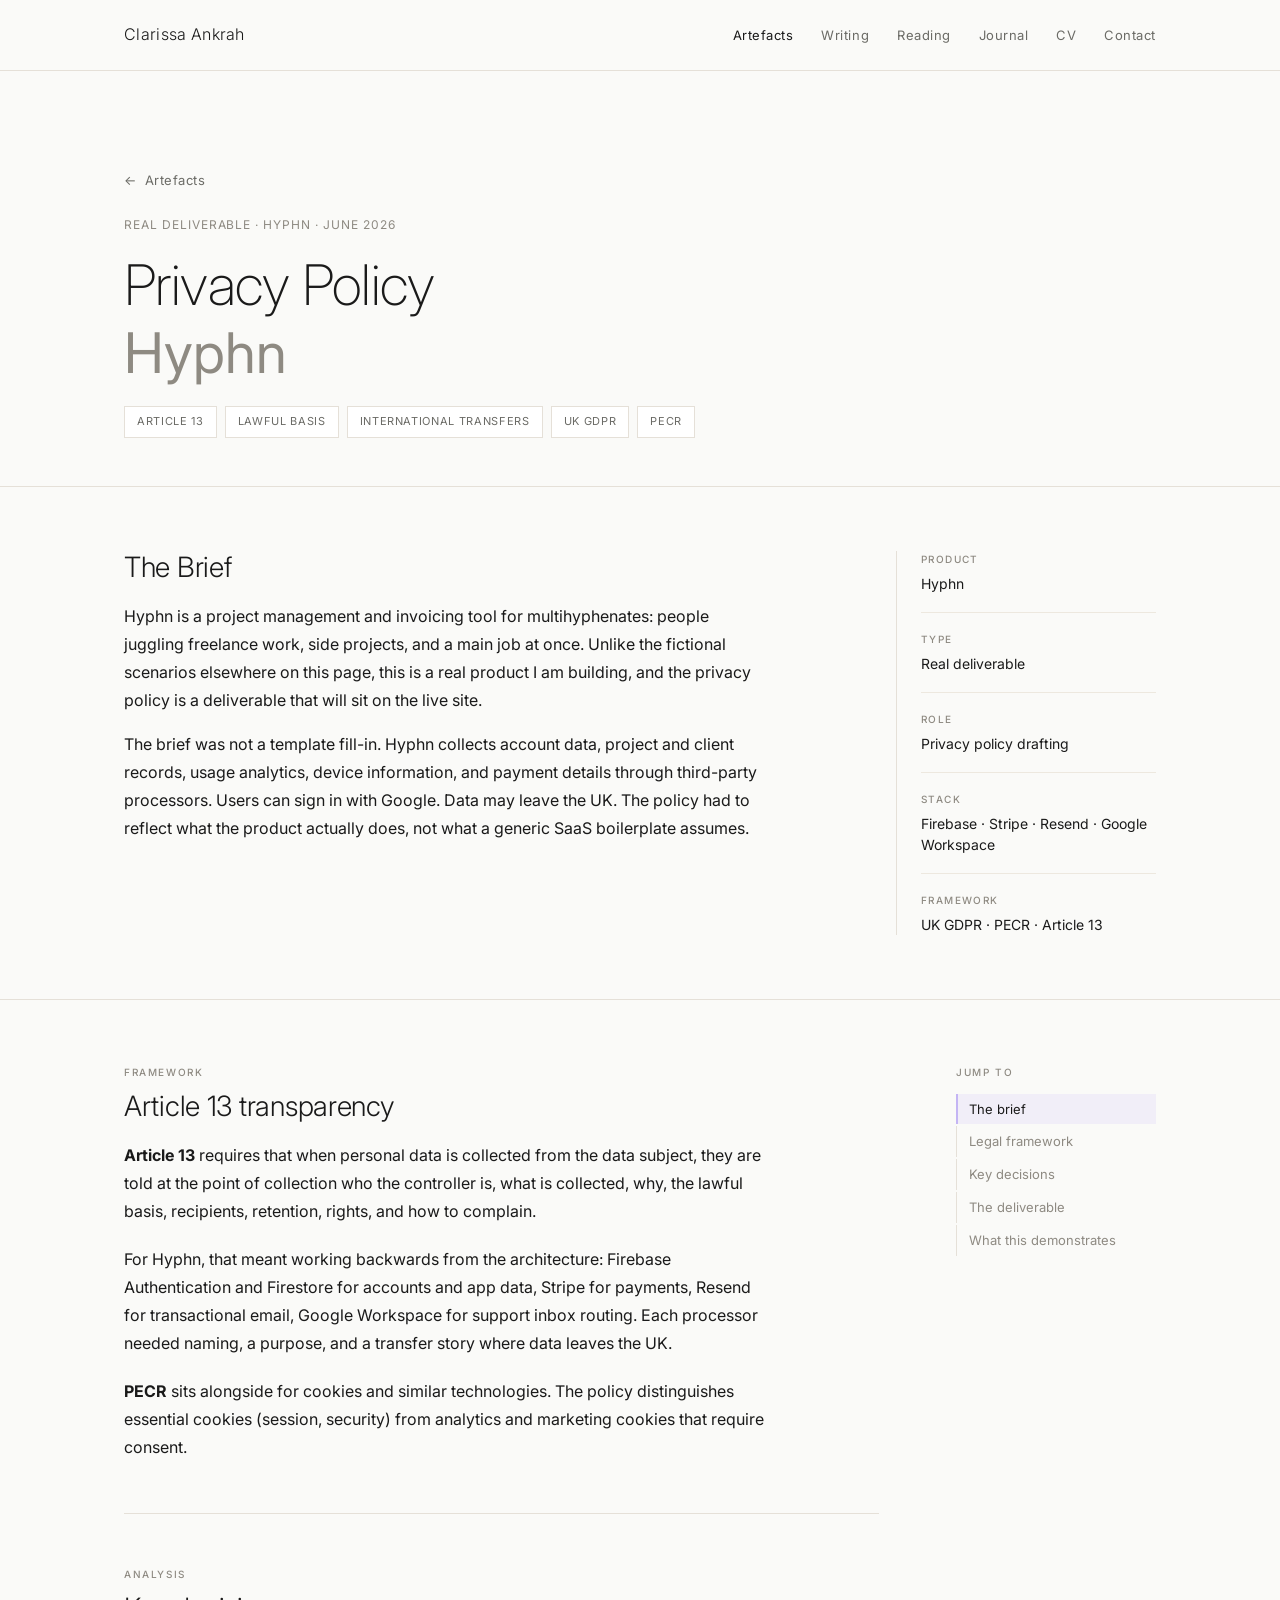
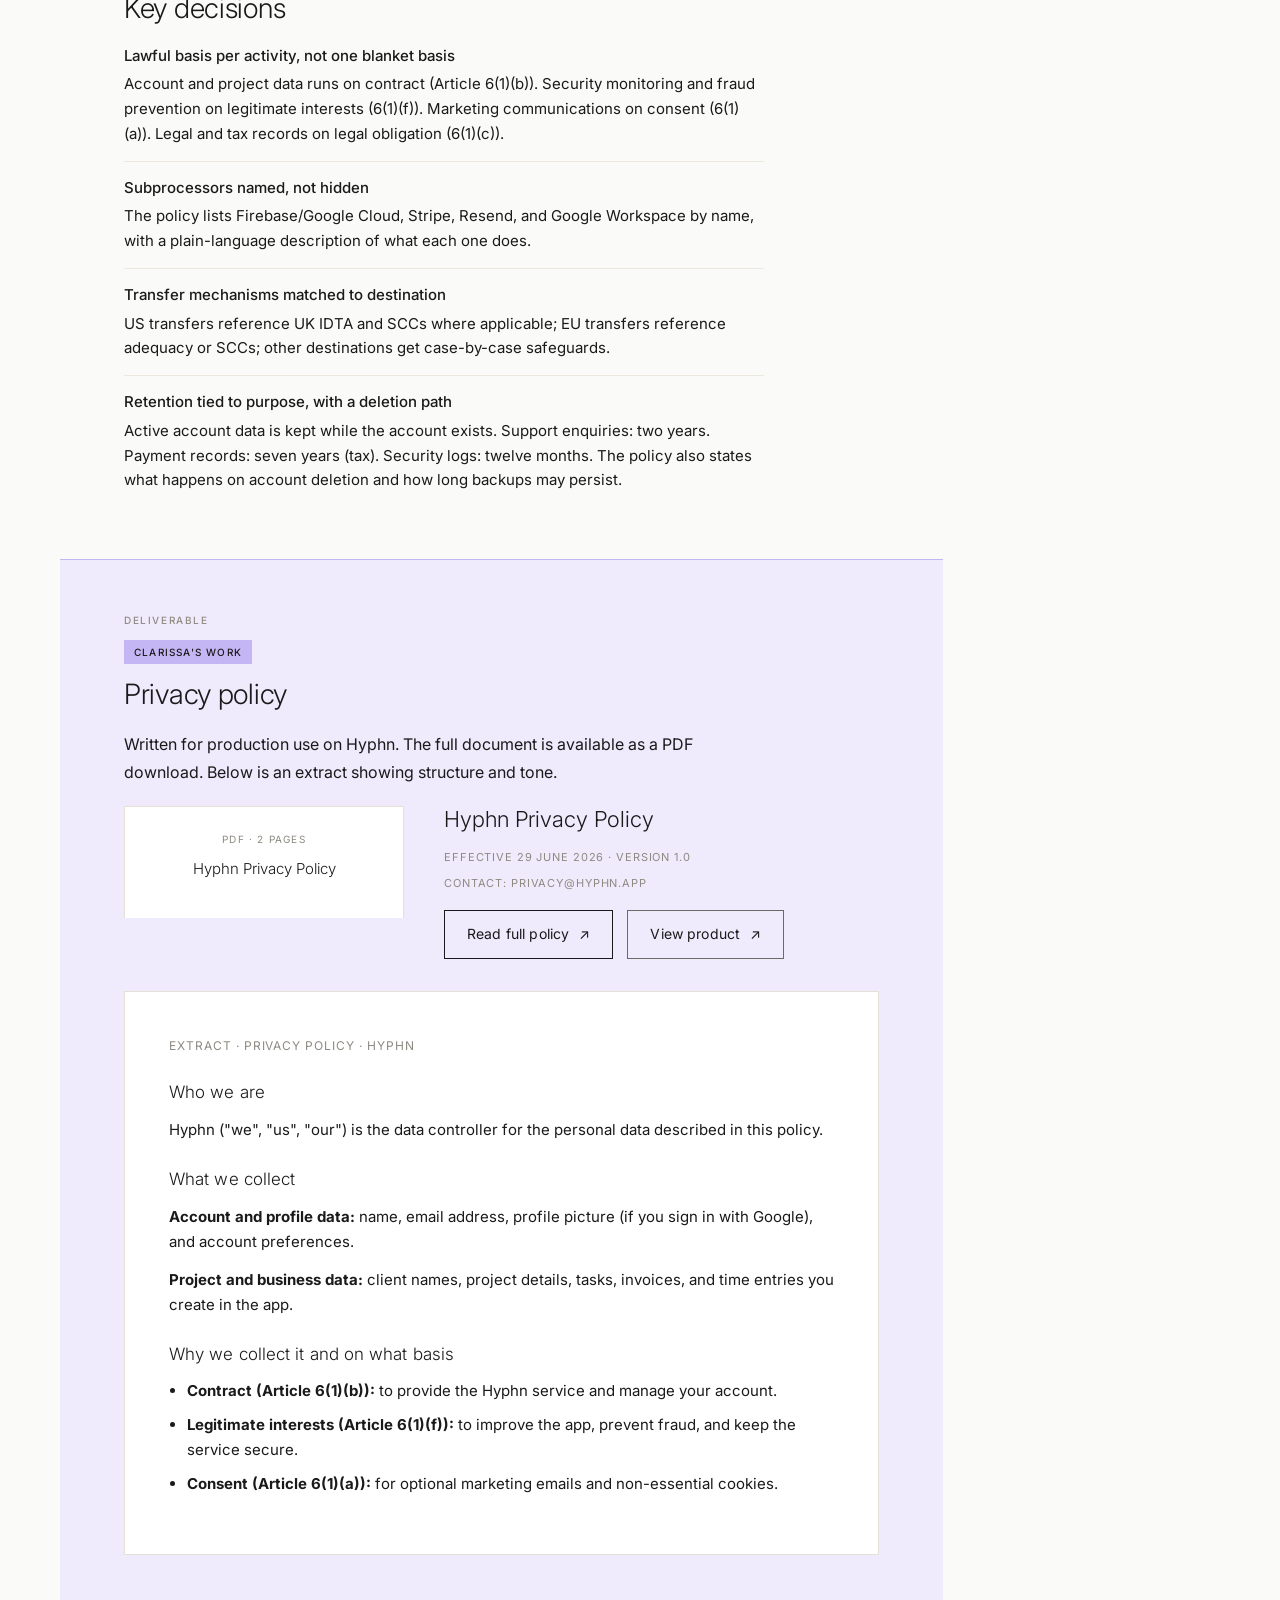
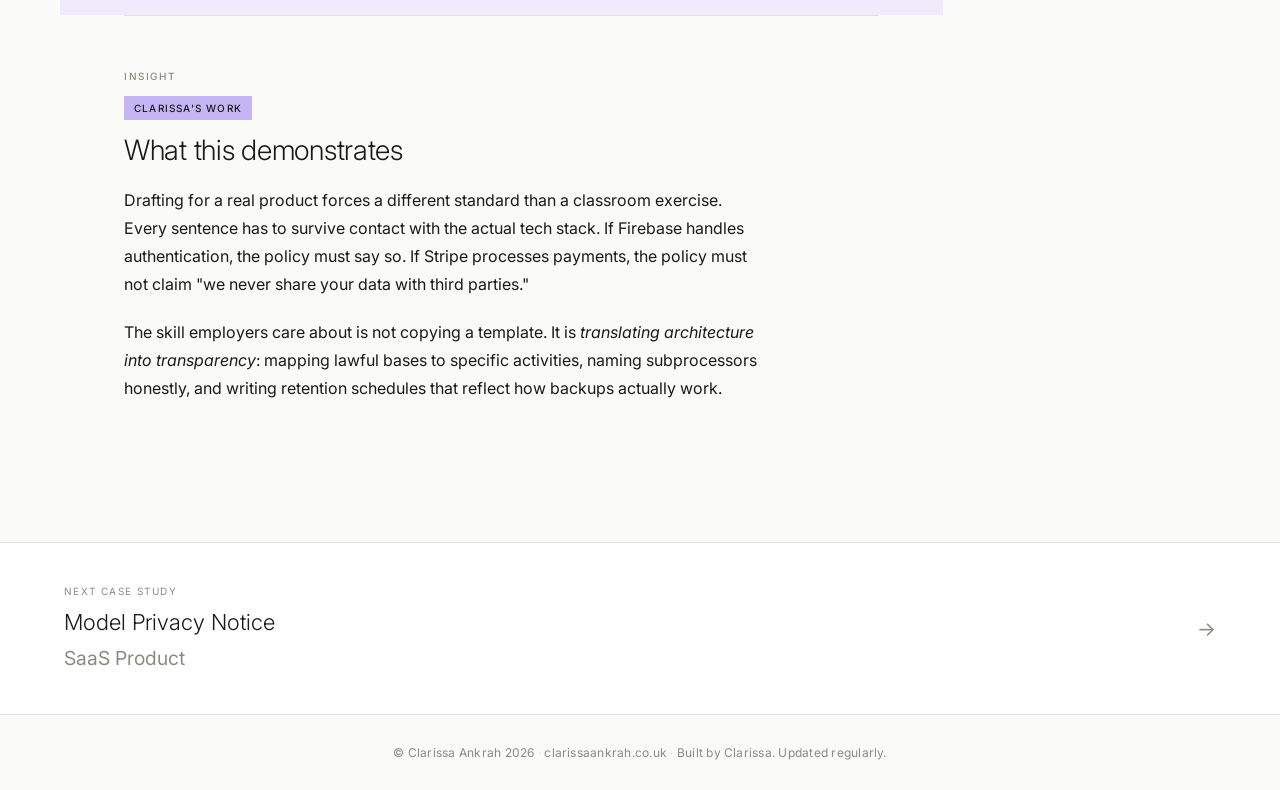
<file: artefact-04.html>
<!doctype html>
<html lang="en">
<head>
  <meta charset="utf-8" />
  <meta name="viewport" content="width=device-width, initial-scale=1" />
  <title>Privacy Policy · Hyphn · Artefact 04 · Clarissa Ankrah</title>
  <meta name="description" content="A real deliverable: drafting a production privacy policy for Hyphn, a SaaS project management and invoicing tool." />
  <link rel="preconnect" href="https://fonts.googleapis.com" />
  <link rel="preconnect" href="https://fonts.gstatic.com" crossorigin />
  <link href="https://fonts.googleapis.com/css2?family=Inter:wght@300;400;500&display=swap" rel="stylesheet" />
  <link rel="stylesheet" href="styles.css" />
</head>
<body>

  <header class="nav" role="banner">
    <div class="wrap nav__inner">
      <a class="nav__brand" href="index.html">Clarissa Ankrah</a>
      <button class="nav__toggle" type="button" aria-expanded="false" aria-label="Menu">
        <span class="nav__toggle-bars"></span>
      </button>
      <nav aria-label="Primary">
        <ul class="nav__list">
          <li><a class="nav__link" data-nav="artefacts.html,artefact-01.html,artefact-02.html,artefact-03.html,artefact-04.html" href="artefacts.html">Artefacts</a></li>
          <li><a class="nav__link" data-nav="writing.html" href="writing.html">Writing</a></li>
          <li><a class="nav__link" data-nav="reading.html" href="reading.html">Reading</a></li>
          <li><a class="nav__link" data-nav="journal.html" href="journal.html">Journal</a></li>
          <li><a class="nav__link" href="https://hello.cv/clarissanku" target="_blank" rel="noopener">CV</a></li>
          <li><a class="nav__link" data-nav="contact.html" href="contact.html">Contact</a></li>
        </ul>
      </nav>
    </div>
  </header>

  <main class="art-case">

    <section class="art-hero">
      <div class="wrap">
        <a class="back-link" href="artefacts.html"><span aria-hidden="true">←</span> Artefacts</a>
        <p class="art-hero__eyebrow">Real Deliverable · Hyphn · June 2026</p>
        <h1 class="art-hero__title">Privacy Policy<span class="title-subline">Hyphn</span></h1>
        <div class="art-hero__tags">
          <span class="art-tag">Article 13</span>
          <span class="art-tag">Lawful Basis</span>
          <span class="art-tag">International Transfers</span>
          <span class="art-tag">UK GDPR</span>
          <span class="art-tag">PECR</span>
        </div>
      </div>
    </section>

    <section class="art-overview">
      <div class="wrap art-overview__grid">
        <div class="art-overview__prose">
          <h2 id="brief">The Brief</h2>
          <p><a href="https://hyphn-kappa.vercel.app" target="_blank" rel="noopener">Hyphn</a> is a project management and invoicing tool for multihyphenates: people juggling freelance work, side projects, and a main job at once. Unlike the fictional scenarios elsewhere on this page, this is a real product I am building, and the privacy policy is a deliverable that will sit on the live site.</p>
          <p>The brief was not a template fill-in. Hyphn collects account data, project and client records, usage analytics, device information, and payment details through third-party processors. Users can sign in with Google. Data may leave the UK. The policy had to reflect what the product actually does, not what a generic SaaS boilerplate assumes.</p>
        </div>
        <aside class="art-sidebar" aria-label="Project details">
          <div class="art-sidebar__row">
            <p class="art-sidebar__label">Product</p>
            <p class="art-sidebar__val">Hyphn</p>
          </div>
          <div class="art-sidebar__row">
            <p class="art-sidebar__label">Type</p>
            <p class="art-sidebar__val">Real deliverable</p>
          </div>
          <div class="art-sidebar__row">
            <p class="art-sidebar__label">Role</p>
            <p class="art-sidebar__val">Privacy policy drafting</p>
          </div>
          <div class="art-sidebar__row">
            <p class="art-sidebar__label">Stack</p>
            <p class="art-sidebar__val">Firebase · Stripe · Resend · Google Workspace</p>
          </div>
          <div class="art-sidebar__row">
            <p class="art-sidebar__label">Framework</p>
            <p class="art-sidebar__val">UK GDPR · PECR · Article 13</p>
          </div>
        </aside>
      </div>
    </section>

    <section class="art-body">
      <div class="wrap">
        <div class="art-layout">

          <div class="art-main">

            <div class="art-section">
              <p class="art-section__label">Framework</p>
              <h2 class="art-section__title" id="framework">Article 13 transparency</h2>
              <p class="art-section__desc"><strong>Article 13</strong> requires that when personal data is collected from the data subject, they are told at the point of collection who the controller is, what is collected, why, the lawful basis, recipients, retention, rights, and how to complain.</p>
              <p class="art-section__desc">For Hyphn, that meant working backwards from the architecture: Firebase Authentication and Firestore for accounts and app data, Stripe for payments, Resend for transactional email, Google Workspace for support inbox routing. Each processor needed naming, a purpose, and a transfer story where data leaves the UK.</p>
              <p class="art-section__desc"><strong>PECR</strong> sits alongside for cookies and similar technologies. The policy distinguishes essential cookies (session, security) from analytics and marketing cookies that require consent.</p>
            </div>

            <div class="art-section">
              <p class="art-section__label">Analysis</p>
              <h2 class="art-section__title" id="decisions">Key decisions</h2>
              <ul class="art-points">
                <li><strong>Lawful basis per activity, not one blanket basis</strong> Account and project data runs on contract (Article 6(1)(b)). Security monitoring and fraud prevention on legitimate interests (6(1)(f)). Marketing communications on consent (6(1)(a)). Legal and tax records on legal obligation (6(1)(c)).</li>
                <li><strong>Subprocessors named, not hidden</strong> The policy lists Firebase/Google Cloud, Stripe, Resend, and Google Workspace by name, with a plain-language description of what each one does.</li>
                <li><strong>Transfer mechanisms matched to destination</strong> US transfers reference UK IDTA and SCCs where applicable; EU transfers reference adequacy or SCCs; other destinations get case-by-case safeguards.</li>
                <li><strong>Retention tied to purpose, with a deletion path</strong> Active account data is kept while the account exists. Support enquiries: two years. Payment records: seven years (tax). Security logs: twelve months. The policy also states what happens on account deletion and how long backups may persist.</li>
              </ul>
            </div>

            <div class="art-section art-section--alt">
              <p class="art-section__label">Deliverable</p>
              <span class="art-section__badge">Clarissa's Work</span>
              <h2 class="art-section__title" id="deliverable">Privacy policy</h2>
              <p class="art-section__desc">Written for production use on Hyphn. The full document is available as a PDF download. Below is an extract showing structure and tone.</p>

              <div class="art-deliverable">
                <a class="art-deliverable__thumb" href="uploads/privacy-policy-hyphn.pdf" target="_blank" rel="noopener">
                  <p class="art-deliverable__doc-label">PDF · 2 pages</p>
                  <p class="art-deliverable__doc-title">Hyphn Privacy Policy</p>
                </a>
                <div>
                  <h3 class="art-deliverable__title">Hyphn Privacy Policy</h3>
                  <div class="art-deliverable__meta">
                    <p>Effective 29 June 2026 · Version 1.0</p>
                    <p>Contact: privacy@hyphn.app</p>
                  </div>
                  <div class="btn-row">
                    <a class="btn" href="uploads/privacy-policy-hyphn.pdf" target="_blank" rel="noopener">Read full policy <span aria-hidden="true">↗</span></a>
                    <a class="btn btn--ghost" href="https://hyphn-kappa.vercel.app" target="_blank" rel="noopener">View product <span aria-hidden="true">↗</span></a>
                  </div>
                </div>
              </div>

              <div class="output-block" style="margin-top:32px">
                <p class="doc-meta">Extract · Privacy Policy · Hyphn</p>
                <h4>Who we are</h4>
                <p>Hyphn ("we", "us", "our") is the data controller for the personal data described in this policy.</p>
                <h4>What we collect</h4>
                <p><strong>Account and profile data:</strong> name, email address, profile picture (if you sign in with Google), and account preferences.</p>
                <p><strong>Project and business data:</strong> client names, project details, tasks, invoices, and time entries you create in the app.</p>
                <h4>Why we collect it and on what basis</h4>
                <ul>
                  <li><strong>Contract (Article 6(1)(b)):</strong> to provide the Hyphn service and manage your account.</li>
                  <li><strong>Legitimate interests (Article 6(1)(f)):</strong> to improve the app, prevent fraud, and keep the service secure.</li>
                  <li><strong>Consent (Article 6(1)(a)):</strong> for optional marketing emails and non-essential cookies.</li>
                </ul>
              </div>
            </div>

            <div class="art-section">
              <p class="art-section__label">Insight</p>
              <span class="art-section__badge">Clarissa's Work</span>
              <h2 class="art-section__title" id="insight">What this demonstrates</h2>
              <p class="art-section__desc">Drafting for a real product forces a different standard than a classroom exercise. Every sentence has to survive contact with the actual tech stack. If Firebase handles authentication, the policy must say so. If Stripe processes payments, the policy must not claim "we never share your data with third parties."</p>
              <p class="art-section__desc">The skill employers care about is not copying a template. It is <em>translating architecture into transparency</em>: mapping lawful bases to specific activities, naming subprocessors honestly, and writing retention schedules that reflect how backups actually work.</p>
            </div>

          </div>

          <nav class="art-toc" aria-label="Sections in this case study">
            <p class="art-toc__label">Jump to</p>
            <ol class="art-toc__list">
              <li><a href="#brief">The brief</a></li>
              <li><a href="#framework">Legal framework</a></li>
              <li><a href="#decisions">Key decisions</a></li>
              <li><a href="#deliverable">The deliverable</a></li>
              <li><a href="#insight">What this demonstrates</a></li>
            </ol>
          </nav>

        </div>
      </div>
    </section>

    <a class="art-next" href="artefact-01.html">
      <div>
        <p class="art-next__label">Next case study</p>
        <p class="art-next__name">Model Privacy Notice<span class="title-subline">SaaS Product</span></p>
      </div>
      <span class="art-next__arrow" aria-hidden="true">→</span>
    </a>

  </main>

  <footer class="foot" role="contentinfo">
    <div class="wrap">
      <p class="foot__line">
        <span>© Clarissa Ankrah 2026</span>
        <span>clarissaankrah.co.uk</span>
        <span>Built by Clarissa. Updated regularly.</span>
      </p>
    </div>
  </footer>

  <script src="scripts.js"></script>
</body>
</html>
</file>
<file: styles.css>
/* ============================================
   Clarissa Ankrah — Portfolio
   Design System
   ============================================ */

@import url("https://fonts.googleapis.com/css2?family=Inter:wght@300;400;500;600&display=swap");

:root {
  --bg: #FAFAF8;
  --text: #1A1A1A;
  --text-muted: #6B6B66;
  --text-soft: #8E8A82;
  --lavender: #C4B5F4;
  --lavender-tint: #EFEAFC;
  --yellow: #F5C842;
  --border: #E5E0D8;
  --border-soft: #EDE8DF;

  --status-complete: #4F9D69;
  --status-progress: #D9A23E;
  --status-upcoming: #C9A227;

  --serif: "Inter", "Helvetica Neue", Helvetica, Arial, sans-serif;
  --sans: "Inter", "Helvetica Neue", Helvetica, Arial, sans-serif;

  --measure: 64ch;
  --max-w: 1160px;
  --gutter-x: clamp(24px, 5vw, 64px);
}

* { box-sizing: border-box; }

html, body {
  margin: 0;
  padding: 0;
  background: var(--bg);
  color: var(--text);
  font-family: var(--sans);
  font-size: 16px;
  line-height: 1.6;
  -webkit-font-smoothing: antialiased;
  -moz-osx-font-smoothing: grayscale;
  text-rendering: optimizeLegibility;
}

img { max-width: 100%; display: block; }

a {
  color: inherit;
  text-decoration: none;
  border-bottom: 1px solid transparent;
  transition: border-color 160ms ease, color 160ms ease, opacity 160ms ease;
}

a:hover {
  border-bottom-color: var(--text);
}

p { margin: 0 0 1em; }

hr {
  border: 0;
  border-top: 1px solid var(--border);
  margin: 0;
}

/* ============================================
   Layout
   ============================================ */

.wrap {
  max-width: var(--max-w);
  margin: 0 auto;
  padding: 0 var(--gutter-x);
}

.wrap-narrow {
  max-width: 760px;
  margin: 0 auto;
  padding: 0 var(--gutter-x);
}

main {
  min-height: 60vh;
}

/* ============================================
   Navigation
   ============================================ */

.nav {
  position: sticky;
  top: 0;
  z-index: 50;
  background: rgba(250, 250, 248, 0.92);
  backdrop-filter: saturate(140%) blur(8px);
  -webkit-backdrop-filter: saturate(140%) blur(8px);
  border-bottom: 1px solid var(--border);
}

.nav__inner {
  display: flex;
  align-items: center;
  justify-content: space-between;
  padding-top: 22px;
  padding-bottom: 22px;
  gap: 24px;
}

.nav__brand {
  font-family: var(--serif);
  font-weight: 300;
  font-size: 16px;
  letter-spacing: 0.02em;
  border: 0;
}

.nav__brand:hover { border: 0; opacity: 0.7; }

.nav__list {
  display: flex;
  gap: 28px;
  list-style: none;
  margin: 0;
  padding: 0;
}

.nav__link {
  font-size: 13px;
  letter-spacing: 0.04em;
  color: var(--text-muted);
  border-bottom: 1px solid transparent;
  padding-bottom: 2px;
}

.nav__link:hover {
  color: var(--text);
  border-bottom-color: var(--text);
}

.nav__link.is-active {
  color: var(--text);
}

.nav__toggle {
  display: none;
  background: transparent;
  border: 0;
  padding: 8px;
  cursor: pointer;
  font: inherit;
  color: var(--text);
}

.nav__toggle-bars {
  display: block;
  width: 22px;
  height: 1px;
  background: var(--text);
  position: relative;
}
.nav__toggle-bars::before,
.nav__toggle-bars::after {
  content: "";
  position: absolute;
  left: 0;
  width: 22px;
  height: 1px;
  background: var(--text);
  transition: transform 200ms ease, top 200ms ease;
}
.nav__toggle-bars::before { top: -6px; }
.nav__toggle-bars::after { top: 6px; }

.nav.is-open .nav__toggle-bars { background: transparent; }
.nav.is-open .nav__toggle-bars::before { top: 0; transform: rotate(45deg); }
.nav.is-open .nav__toggle-bars::after { top: 0; transform: rotate(-45deg); }

@media (max-width: 720px) {
  .nav__list { display: none; }
  .nav__toggle { display: inline-flex; align-items: center; }
  .nav.is-open .nav__list {
    display: flex;
    flex-direction: column;
    position: absolute;
    top: 100%;
    left: 0;
    right: 0;
    background: var(--bg);
    border-bottom: 1px solid var(--border);
    padding: 16px var(--gutter-x) 28px;
    gap: 18px;
  }
}

/* ============================================
   Typography utilities
   ============================================ */

.eyebrow {
  font-family: var(--sans);
  font-size: 11px;
  font-weight: 500;
  letter-spacing: 0.22em;
  text-transform: uppercase;
  color: var(--text-soft);
}

.section-num {
  font-family: var(--sans);
  font-weight: 300;
  font-size: 12px;
  color: var(--text-soft);
  letter-spacing: 0.08em;
}

.display {
  font-family: var(--serif);
  font-weight: 200;
  letter-spacing: -0.01em;
  line-height: 1.05;
  margin: 0;
}

.h-display {
  font-size: clamp(48px, 8vw, 92px);
}

.h-page {
  font-family: var(--serif);
  font-weight: 200;
  font-size: clamp(40px, 6vw, 64px);
  line-height: 1.08;
  letter-spacing: -0.005em;
  margin: 0;
}

.h-section {
  font-family: var(--serif);
  font-weight: 300;
  font-size: clamp(22px, 2.4vw, 28px);
  letter-spacing: 0.005em;
  margin: 0;
}

.lede {
  font-size: 17px;
  line-height: 1.6;
  color: var(--text);
  max-width: 56ch;
}

.muted { color: var(--text-muted); }
.soft  { color: var(--text-soft); }

.note {
  font-size: 13px;
  color: var(--text-soft);
  font-style: italic;
  max-width: 56ch;
}

/* ============================================
   Buttons (outlined only)
   ============================================ */

.btn {
  display: inline-flex;
  align-items: center;
  gap: 10px;
  padding: 12px 22px;
  border: 1px solid var(--text);
  border-radius: 0;
  background: transparent;
  color: var(--text);
  font-family: var(--sans);
  font-size: 14px;
  letter-spacing: 0.01em;
  cursor: pointer;
  transition: background 180ms ease, color 180ms ease;
}

.btn:hover {
  background: var(--text);
  color: var(--bg);
  border-bottom-color: var(--text);
}

.btn--ghost {
  border-color: var(--text-muted);
  color: var(--text);
}

.btn--ghost:hover {
  background: var(--text);
  color: var(--bg);
  border-color: var(--text);
}

.btn--fill {
  background: var(--text);
  color: var(--bg);
  border-color: var(--text);
}

.btn--fill:hover {
  background: transparent;
  color: var(--text);
}

.btn-row {
  display: flex;
  flex-wrap: wrap;
  gap: 14px;
}

/* ============================================
   Sections
   ============================================ */

.section {
  padding: clamp(64px, 9vw, 120px) 0;
  border-top: 1px solid var(--border);
}

.section--first {
  border-top: 0;
  padding-top: clamp(72px, 11vw, 140px);
}

.section__head {
  display: grid;
  grid-template-columns: 80px 1fr;
  gap: 24px;
  align-items: baseline;
  margin-bottom: clamp(32px, 5vw, 56px);
}

.section__head > .section-num { padding-top: 4px; }

@media (max-width: 640px) {
  .section__head {
    grid-template-columns: 1fr;
    gap: 12px;
  }
}

/* ============================================
   Hero (home)
   ============================================ */

.hero {
  position: relative;
  overflow: hidden;
  padding: clamp(72px, 12vw, 140px) 0 clamp(56px, 8vw, 96px);
}

.hero__ambient {
  position: absolute;
  inset: 0;
  pointer-events: none;
  overflow: hidden;
}

.hero__orb {
  position: absolute;
  border-radius: 50%;
  filter: blur(80px);
  opacity: 0.55;
}

.hero__orb--lavender {
  width: clamp(280px, 42vw, 520px);
  height: clamp(280px, 42vw, 520px);
  background: var(--lavender);
  top: -12%;
  right: -8%;
}

.hero__orb--yellow {
  width: clamp(160px, 24vw, 280px);
  height: clamp(160px, 24vw, 280px);
  background: var(--yellow);
  bottom: 8%;
  left: 42%;
  opacity: 0.35;
}

.hero__content {
  position: relative;
  max-width: 720px;
}

.hero__chips {
  list-style: none;
  margin: 0 0 28px;
  padding: 0;
  display: flex;
  flex-wrap: wrap;
  gap: 10px;
}

.hero__chips li {
  font-size: 12px;
  font-weight: 500;
  letter-spacing: 0.04em;
  color: var(--text);
  padding: 7px 14px;
  background: rgba(255, 255, 255, 0.72);
  border: 1px solid var(--border);
  backdrop-filter: blur(4px);
  -webkit-backdrop-filter: blur(4px);
}

.hero__name {
  font-family: var(--sans);
  font-weight: 300;
  font-size: clamp(48px, 8.5vw, 96px);
  line-height: 1.02;
  letter-spacing: -0.04em;
  margin: 0 0 28px;
  text-wrap: balance;
}

.hero__bio {
  max-width: 52ch;
  font-size: clamp(17px, 2vw, 19px);
  line-height: 1.65;
  margin: 0 0 36px;
  color: var(--text);
  text-wrap: pretty;
}

/* ============================================
   Home sections
   ============================================ */

.home-section {
  padding: clamp(56px, 8vw, 100px) 0;
}

.home-section__head {
  margin-bottom: clamp(28px, 4vw, 48px);
  max-width: 52ch;
}

.home-section__title {
  font-family: var(--sans);
  font-weight: 500;
  font-size: clamp(26px, 3.2vw, 36px);
  line-height: 1.15;
  letter-spacing: -0.03em;
  margin: 0 0 12px;
  text-wrap: balance;
}

.home-section__sub {
  font-size: 16px;
  line-height: 1.6;
  color: var(--text-muted);
  margin: 0;
}

.home-section__more {
  margin: clamp(20px, 3vw, 28px) 0 0;
  font-size: 14px;
  font-weight: 500;
}

.home-section__more a {
  color: var(--text);
  border-bottom: 1px solid var(--border);
}

.home-section__more a:hover {
  border-bottom-color: var(--text);
}

.home-section--explore {
  background: linear-gradient(180deg, transparent 0%, rgba(239, 234, 252, 0.35) 100%);
}

/* ============================================
   Reveal animations (optional; content stays visible)
   ============================================ */

.reveal {
  opacity: 1;
  transform: none;
}

/* ============================================
   Credentials list
   ============================================ */

.creds {
  list-style: none;
  margin: 0;
  padding: 0;
  display: grid;
  grid-template-columns: 1fr;
}

.cred {
  display: grid;
  grid-template-columns: 24px 1fr auto;
  align-items: baseline;
  gap: 20px;
  padding: 22px 0;
  border-top: 1px solid var(--border);
}

.cred:last-child { border-bottom: 1px solid var(--border); }

.cred__dot {
  width: 9px;
  height: 9px;
  border-radius: 50%;
  background: var(--text-soft);
  display: inline-block;
  transform: translateY(2px);
}

.cred__dot--complete { background: var(--status-complete); }
.cred__dot--progress { background: var(--status-progress); }
.cred__dot--upcoming { background: var(--yellow); }

.cred__body {
  font-size: 16px;
}

.cred__body em {
  font-style: normal;
  color: var(--text-muted);
}

.cred__status {
  font-size: 11px;
  font-weight: 500;
  letter-spacing: 0.04em;
  text-transform: uppercase;
  white-space: nowrap;
  padding: 5px 10px;
  border: 1px solid var(--border);
  background: #fff;
  color: var(--text-muted);
}

.creds--cards .cred {
  grid-template-columns: 12px 1fr auto;
  gap: 16px 20px;
  padding: 20px 24px;
  border: 1px solid var(--border);
  border-bottom: none;
  background: #fff;
  transition: background 200ms ease, border-color 200ms ease;
}

.creds--cards .cred:first-child {
  border-radius: 2px 2px 0 0;
}

.creds--cards .cred:last-child {
  border-bottom: 1px solid var(--border);
  border-radius: 0 0 2px 2px;
}

.creds--cards .cred:hover {
  background: #fff;
  border-color: rgba(26, 26, 26, 0.22);
}

.creds--cards .cred__dot {
  width: 8px;
  height: 8px;
  align-self: center;
}

.creds--cards .cred__status {
  border: none;
  background: rgba(26, 26, 26, 0.06);
}

.creds--cards .cred:has(.cred__dot--complete) .cred__status {
  background: rgba(79, 157, 105, 0.12);
  color: #2d6b42;
}

.creds--cards .cred:has(.cred__dot--progress) .cred__status {
  background: rgba(217, 162, 62, 0.14);
  color: #8a5a12;
}

.creds--cards .cred:has(.cred__dot--upcoming) .cred__status {
  background: rgba(245, 200, 66, 0.22);
  color: #6b5208;
}

@media (max-width: 640px) {
  .cred {
    grid-template-columns: 18px 1fr;
    gap: 14px;
  }
  .cred__status {
    grid-column: 2 / -1;
    margin-top: 4px;
    justify-self: start;
  }

  .creds--cards .cred:hover {
    transform: none;
  }
}

/* ============================================
   Project cards (home)
   ============================================ */

.project-grid {
  display: grid;
  grid-template-columns: repeat(auto-fit, minmax(min(100%, 320px), 1fr));
  gap: clamp(16px, 3vw, 24px);
}

.project-card {
  display: flex;
  flex-direction: column;
  gap: 14px;
  padding: clamp(24px, 4vw, 36px);
  border: 1px solid var(--border);
  min-height: 100%;
  transition: transform 280ms cubic-bezier(0.22, 1, 0.36, 1),
              box-shadow 280ms ease,
              border-color 280ms ease;
}

.project-card:hover {
  transform: translateY(-4px);
  box-shadow: 0 16px 40px rgba(26, 26, 26, 0.08);
  border-bottom-color: transparent;
}

.project-card--lavender {
  background: linear-gradient(145deg, #fff 0%, var(--lavender-tint) 100%);
}

.project-card--yellow {
  background: linear-gradient(145deg, #fff 0%, rgba(245, 200, 66, 0.14) 100%);
}

.project-card__badge {
  align-self: flex-start;
  font-size: 10px;
  font-weight: 600;
  letter-spacing: 0.12em;
  text-transform: uppercase;
  padding: 5px 10px;
}

.project-card__badge--live {
  background: rgba(79, 157, 105, 0.14);
  color: #2d6b42;
}

.project-card__badge--build {
  background: rgba(196, 181, 244, 0.35);
  color: #4a3d7a;
}

.project-card__title {
  font-family: var(--sans);
  font-weight: 500;
  font-size: clamp(22px, 2.8vw, 28px);
  line-height: 1.15;
  letter-spacing: -0.03em;
  margin: 0;
}

.project-card__desc {
  font-size: 15px;
  line-height: 1.65;
  color: var(--text-muted);
  margin: 0;
  flex: 1;
}

.project-card__cta {
  font-size: 13px;
  font-weight: 500;
  letter-spacing: 0.02em;
  color: var(--text);
  margin-top: auto;
  padding-top: 8px;
  border-top: 1px solid var(--border-soft);
  transition: color 180ms ease;
}

.project-card:hover .project-card__cta {
  color: var(--text);
}

@media (prefers-reduced-motion: reduce) {
  .project-card:hover {
    transform: none;
  }
}

/* ============================================
   Explore tiles (home)
   ============================================ */

.explore-grid {
  display: grid;
  grid-template-columns: repeat(auto-fit, minmax(200px, 1fr));
  gap: clamp(12px, 2vw, 20px);
}

.explore-tile {
  display: flex;
  flex-direction: column;
  gap: 8px;
  padding: 24px;
  background: #fff;
  border: 1px solid var(--border);
  transition: background 200ms ease, border-color 200ms ease, transform 200ms ease;
}

.explore-tile:hover {
  background: var(--lavender-tint);
  border-color: var(--text);
  transform: translateY(-2px);
  border-bottom-color: var(--text);
}

.explore-tile__label {
  font-family: var(--sans);
  font-weight: 500;
  font-size: 20px;
  letter-spacing: -0.02em;
}

.explore-tile__desc {
  font-size: 14px;
  line-height: 1.55;
  color: var(--text-muted);
}

@media (prefers-reduced-motion: reduce) {
  .explore-tile:hover {
    transform: none;
  }
}

/* ============================================
   Featured project strip (legacy)
   ============================================ */

.feature {
  display: grid;
  grid-template-columns: 160px 1fr auto;
  gap: 32px;
  align-items: baseline;
  padding: 28px 0;
  border-top: 1px solid var(--border);
  border-bottom: 1px solid var(--border);
  transition: background 180ms ease;
}

.feature:hover { background: rgba(196, 181, 244, 0.06); }
.feature + .feature { border-top: none; }

.feature__label {
  font-size: 11px;
  letter-spacing: 0.22em;
  text-transform: uppercase;
  color: var(--text-soft);
}

.feature__title {
  font-family: var(--serif);
  font-weight: 300;
  font-size: 22px;
  margin: 0 0 6px;
}

.feature__line {
  font-size: 14px;
  color: var(--text-muted);
  max-width: 60ch;
  margin: 0;
}

.feature__link {
  font-size: 13px;
  letter-spacing: 0.04em;
  color: var(--text);
  white-space: nowrap;
}

@media (max-width: 720px) {
  .feature {
    grid-template-columns: 1fr;
    gap: 10px;
    padding: 24px 0;
  }
  .feature__link { justify-self: start; margin-top: 8px; }
}

/* ============================================
   Page header (artefacts, writing, reading)
   ============================================ */

.page-head {
  padding: clamp(72px, 11vw, 140px) 0 clamp(48px, 7vw, 80px);
  border-bottom: 1px solid var(--border);
}

.page-head__eyebrow { margin-bottom: 22px; }

.page-head__title { margin-bottom: 22px; }

.page-head__sub {
  font-size: 18px;
  line-height: 1.55;
  max-width: 52ch;
  color: var(--text);
  margin: 0 0 22px;
}

.page-head__note {
  font-size: 13px;
  color: var(--text-soft);
  font-style: italic;
  max-width: 56ch;
  margin: 0;
}

/* ============================================
   Page hero (image banner)
   ============================================ */

.page-hero {
  position: relative;
  overflow: hidden;
  min-height: clamp(280px, 42vw, 420px);
  display: flex;
  align-items: flex-end;
  padding: clamp(100px, 14vw, 140px) 0 clamp(48px, 7vw, 72px);
  border-bottom: 1px solid var(--border);
}

.page-hero__bg {
  position: absolute;
  inset: 0;
  background-size: cover;
  background-position: center;
  transform: scale(1.02);
}

.page-hero__bg::after {
  content: "";
  position: absolute;
  inset: 0;
  background: linear-gradient(
    180deg,
    rgba(250, 250, 248, 0.55) 0%,
    rgba(250, 250, 248, 0.82) 45%,
    rgba(250, 250, 248, 0.97) 100%
  );
}

.page-hero__content {
  position: relative;
  max-width: 640px;
}

.page-hero__title {
  font-family: var(--sans);
  font-weight: 300;
  font-size: clamp(40px, 6.5vw, 64px);
  line-height: 1.05;
  letter-spacing: -0.04em;
  margin: 0 0 16px;
  text-wrap: balance;
}

.page-hero__sub {
  font-size: clamp(16px, 2vw, 18px);
  line-height: 1.6;
  color: var(--text-muted);
  margin: 0 0 12px;
  max-width: 48ch;
}

.page-hero__note {
  font-size: 13px;
  color: var(--text-soft);
  font-style: italic;
  margin: 0;
  max-width: 48ch;
}

/* ============================================
   Post cards (writing / artefacts index)
   ============================================ */

.content-section {
  padding: clamp(48px, 7vw, 80px) 0;
}

.content-section + .content-section {
  border-top: 1px solid var(--border);
}

.content-section__head {
  margin-bottom: clamp(24px, 4vw, 36px);
  max-width: 56ch;
}

.content-section__title {
  font-family: var(--sans);
  font-weight: 500;
  font-size: clamp(22px, 2.8vw, 28px);
  letter-spacing: -0.03em;
  margin: 0 0 10px;
}

.content-section__sub {
  font-size: 15px;
  line-height: 1.6;
  color: var(--text-muted);
  margin: 0;
}

.post-grid {
  display: grid;
  grid-template-columns: repeat(auto-fit, minmax(min(100%, 300px), 1fr));
  gap: clamp(16px, 2.5vw, 24px);
}

.post-card {
  display: flex;
  flex-direction: column;
  border: 1px solid var(--border);
  background: #fff;
  min-height: 100%;
  transition: transform 280ms cubic-bezier(0.22, 1, 0.36, 1),
              box-shadow 280ms ease,
              border-color 280ms ease;
}

a.post-card:hover {
  transform: translateY(-4px);
  box-shadow: 0 18px 44px rgba(26, 26, 26, 0.09);
  border-color: rgba(26, 26, 26, 0.2);
  border-bottom-color: rgba(26, 26, 26, 0.2);
}

.post-card__media {
  aspect-ratio: 16 / 9;
  background-size: cover;
  background-position: center;
  position: relative;
  overflow: hidden;
}

.post-card__media--lavender {
  background: linear-gradient(135deg, var(--lavender-tint) 0%, var(--lavender) 100%);
}

.post-card__media--yellow {
  background: linear-gradient(135deg, #fff9e6 0%, var(--yellow) 100%);
}

.post-card__media--green {
  background: linear-gradient(135deg, #e8f1ec 0%, rgba(79, 157, 105, 0.55) 100%);
}

.post-card__media--ink {
  background: linear-gradient(135deg, #3a3a3a 0%, #1a1a1a 100%);
}

.post-card__media-label {
  position: absolute;
  bottom: 12px;
  left: 12px;
  font-size: 10px;
  font-weight: 600;
  letter-spacing: 0.1em;
  text-transform: uppercase;
  padding: 5px 10px;
  background: rgba(255, 255, 255, 0.9);
  color: var(--text);
}

.post-card__body {
  display: flex;
  flex-direction: column;
  gap: 10px;
  padding: clamp(18px, 3vw, 24px);
  flex: 1;
}

.post-card__date {
  font-size: 11px;
  letter-spacing: 0.08em;
  text-transform: uppercase;
  color: var(--text-soft);
}

.post-card__title {
  font-family: var(--sans);
  font-weight: 500;
  font-size: clamp(18px, 2.2vw, 21px);
  line-height: 1.25;
  letter-spacing: -0.02em;
  margin: 0;
}

.title-subline {
  display: block;
  font-weight: 400;
  color: var(--text-muted);
  margin-top: 0.15em;
  letter-spacing: 0;
}

.post-card__title .title-subline {
  font-size: 0.92em;
}

.art-hero__title .title-subline {
  color: var(--text-soft);
}

.art-next__name .title-subline {
  font-size: 0.88em;
  color: var(--text-soft);
}

.post-card__desc {
  font-size: 14px;
  line-height: 1.6;
  color: var(--text-muted);
  margin: 0;
  flex: 1;
}

.post-card__tags {
  display: flex;
  flex-wrap: wrap;
  gap: 6px;
  margin-top: auto;
  padding-top: 8px;
}

.post-card__tag {
  font-size: 10px;
  font-weight: 500;
  letter-spacing: 0.06em;
  text-transform: uppercase;
  padding: 4px 8px;
  border: 1px solid var(--border);
  color: var(--text-soft);
}

.post-card__cta {
  font-size: 13px;
  font-weight: 500;
  padding-top: 12px;
  border-top: 1px solid var(--border-soft);
  color: var(--text);
}

@media (prefers-reduced-motion: reduce) {
  a.post-card:hover { transform: none; }
}

/* ============================================
   Article image banner
   ============================================ */

.article-banner {
  position: relative;
  min-height: clamp(240px, 38vw, 380px);
  display: flex;
  align-items: flex-end;
  padding: clamp(88px, 12vw, 120px) 0 clamp(36px, 5vw, 52px);
  background-size: cover;
  background-position: center;
}

.article-banner::after {
  content: "";
  position: absolute;
  inset: 0;
  background: linear-gradient(
    180deg,
    rgba(26, 26, 26, 0.15) 0%,
    rgba(26, 26, 26, 0.45) 55%,
    rgba(250, 250, 248, 0.98) 100%
  );
}

.article-banner__inner {
  position: relative;
  z-index: 1;
  max-width: 720px;
}

.back-link--on-banner {
  color: rgba(255, 255, 255, 0.88);
  margin-bottom: 24px;
}

.back-link--on-banner:hover {
  color: #fff;
  border-bottom-color: #fff;
}

.article-banner__eyebrow {
  color: rgba(255, 255, 255, 0.85);
  margin-bottom: 14px;
}

.article-banner__title {
  font-family: var(--sans);
  font-weight: 400;
  font-size: clamp(32px, 5vw, 48px);
  line-height: 1.1;
  letter-spacing: -0.03em;
  margin: 0 0 14px;
  color: #fff;
  text-wrap: balance;
  text-shadow: 0 1px 24px rgba(0, 0, 0, 0.25);
}

.article-banner__lede {
  font-size: clamp(15px, 1.8vw, 17px);
  line-height: 1.6;
  color: rgba(255, 255, 255, 0.92);
  margin: 0;
  max-width: 52ch;
  text-shadow: 0 1px 12px rgba(0, 0, 0, 0.2);
}

.article-banner__meta {
  display: flex;
  flex-wrap: wrap;
  gap: 8px 16px;
  margin-top: 18px;
  font-size: 11px;
  letter-spacing: 0.08em;
  text-transform: uppercase;
  color: rgba(255, 255, 255, 0.75);
}

.msc-context {
  font-size: 14px;
  line-height: 1.65;
  color: var(--text-muted);
  padding: 18px 22px;
  background: var(--lavender-tint);
  border: 1px solid rgba(196, 181, 244, 0.4);
  margin-bottom: 32px;
  max-width: var(--measure);
}

.msc-context strong {
  color: var(--text);
  font-weight: 500;
}

/* ============================================
   Artefact / article list cards
   ============================================ */

.list { display: block; }

.list__item {
  display: grid;
  grid-template-columns: 80px 1fr 120px;
  gap: 32px;
  padding: 36px 0;
  border-bottom: 1px solid var(--border);
  align-items: start;
  transition: background 200ms ease;
}

.list__item:hover { background: rgba(196, 181, 244, 0.05); }

.list__num {
  font-family: var(--serif);
  font-weight: 300;
  font-size: 14px;
  color: var(--text-soft);
  letter-spacing: 0.08em;
  padding-top: 6px;
}

.list__body { max-width: 60ch; }

.list__title {
  font-family: var(--serif);
  font-weight: 300;
  font-size: clamp(22px, 2.3vw, 26px);
  line-height: 1.2;
  letter-spacing: 0.003em;
  margin: 0 0 12px;
}

.list__desc {
  font-size: 15px;
  color: var(--text-muted);
  line-height: 1.6;
  margin: 0 0 16px;
}

.list__meta {
  display: flex;
  flex-wrap: wrap;
  gap: 6px 14px;
  font-size: 12px;
  letter-spacing: 0.04em;
  color: var(--text-soft);
}

.list__meta .tag {
  position: relative;
}
.list__meta .tag + .tag::before {
  content: "·";
  margin-right: 14px;
  color: var(--border);
}

.list__link {
  text-align: right;
  font-size: 13px;
  letter-spacing: 0.04em;
  color: var(--text);
  padding-top: 6px;
}

.list__date {
  font-size: 12px;
  color: var(--text-soft);
  letter-spacing: 0.04em;
  text-transform: uppercase;
  display: block;
  margin-bottom: 12px;
}

@media (max-width: 720px) {
  .list__item {
    grid-template-columns: 40px 1fr;
    gap: 16px;
    padding: 28px 0;
  }
  .list__link { grid-column: 2 / -1; text-align: left; padding-top: 4px; }
}

/* ============================================
   Article (artefact detail) prose
   ============================================ */

.article-head {
  padding: clamp(64px, 10vw, 120px) 0 clamp(36px, 5vw, 56px);
  border-bottom: 1px solid var(--border);
}

.article-head .eyebrow { margin-bottom: 22px; }

.article-head__title {
  font-family: var(--serif);
  font-weight: 200;
  font-size: clamp(36px, 5.6vw, 56px);
  line-height: 1.1;
  letter-spacing: -0.005em;
  margin: 0 0 24px;
  max-width: 22ch;
}

.article-head__tags {
  display: flex;
  flex-wrap: wrap;
  gap: 6px 14px;
  font-size: 12px;
  letter-spacing: 0.04em;
  color: var(--text-soft);
  text-transform: uppercase;
}

.article-head__tags .tag + .tag::before {
  content: "·";
  margin-right: 14px;
  color: var(--border);
}

.prose {
  padding: clamp(48px, 7vw, 80px) 0;
}

.prose__intro {
  max-width: var(--measure);
}

.prose__intro p {
  font-size: 17px;
  line-height: 1.75;
  margin: 0 0 18px;
  color: var(--text);
}

.prose__intro p:last-child { margin-bottom: 0; }

.prose__intro a {
  border-bottom-color: var(--border);
}

.prose__intro a:hover {
  border-bottom-color: var(--text);
}

.prose__step {
  display: grid;
  grid-template-columns: 80px 1fr;
  gap: 32px;
  padding: 28px 0 36px;
  border-top: 1px solid var(--border);
}

.prose__step:first-child { border-top: 0; padding-top: 0; }

.prose__step-num {
  font-family: var(--sans);
  font-size: 12px;
  letter-spacing: 0.12em;
  color: var(--text-soft);
  text-transform: uppercase;
  padding-top: 6px;
}

.prose__step-body {
  max-width: var(--measure);
}

.prose__step-body h3 {
  font-family: var(--serif);
  font-weight: 300;
  font-size: clamp(20px, 2.2vw, 24px);
  margin: 0 0 18px;
}

.prose__step-body p {
  font-size: 16px;
  line-height: 1.7;
  margin: 0 0 16px;
  color: var(--text);
}

.prose__step-body p:last-child { margin-bottom: 0; }

.prose__step-body ul {
  margin: 0 0 16px;
  padding-left: 1.2em;
}

.prose__step-body li {
  margin: 0 0 10px;
  line-height: 1.65;
}

.prose__step-body strong {
  font-weight: 500;
}

.prose__step-body em {
  color: var(--text-muted);
  font-style: italic;
}

@media (max-width: 640px) {
  .prose__step {
    grid-template-columns: 1fr;
    gap: 10px;
  }
}

/* Output blocks — privacy notice, DSAR letter etc. */
.output-block {
  border: 1px solid var(--border);
  background: #fff;
  padding: clamp(28px, 4vw, 44px);
  margin: 18px 0 8px;
  font-size: 15px;
  line-height: 1.7;
}

.output-block h4 {
  font-family: var(--serif);
  font-weight: 300;
  font-size: 17px;
  margin: 22px 0 10px;
  letter-spacing: 0.005em;
}

.output-block h4:first-child { margin-top: 0; }

.output-block .doc-meta {
  font-size: 12px;
  letter-spacing: 0.08em;
  text-transform: uppercase;
  color: var(--text-soft);
  margin-bottom: 16px;
}

.output-block p { margin: 0 0 12px; }
.output-block p:last-child { margin-bottom: 0; }

.output-block ul { padding-left: 1.2em; margin: 0 0 14px; }
.output-block li { margin: 0 0 8px; }

.risk-table {
  width: 100%;
  border-collapse: collapse;
  font-size: 14px;
  margin: 8px 0 12px;
}

.risk-table th,
.risk-table td {
  text-align: left;
  padding: 12px 14px;
  border-bottom: 1px solid var(--border);
  vertical-align: top;
}

.risk-table th {
  font-weight: 500;
  font-size: 11px;
  letter-spacing: 0.1em;
  text-transform: uppercase;
  color: var(--text-soft);
  background: transparent;
}

.risk-table td:first-child {
  white-space: normal;
  font-weight: 500;
}

.output-block--table {
  padding: 0;
  overflow-x: auto;
}

.output-block--table .risk-table {
  min-width: 760px;
  margin: 0;
}

.output-block--table .risk-table th,
.output-block--table .risk-table td {
  padding: 14px 16px;
}

.back-link {
  display: inline-flex;
  align-items: center;
  gap: 8px;
  font-size: 13px;
  letter-spacing: 0.04em;
  color: var(--text-muted);
  margin-bottom: 24px;
}

.back-link:hover { color: var(--text); }

/* ============================================
   Artefact case studies (employer-facing)
   ============================================ */

.art-case .art-hero {
  padding: clamp(56px, 8vw, 96px) 0 clamp(32px, 4vw, 48px);
  border-bottom: 1px solid var(--border);
}

.art-hero__eyebrow {
  font-size: 12px;
  letter-spacing: 0.08em;
  text-transform: uppercase;
  color: var(--text-soft);
  margin: 0 0 20px;
}

.art-hero__title {
  font-family: var(--serif);
  font-weight: 200;
  font-size: clamp(36px, 5.6vw, 56px);
  line-height: 1.08;
  letter-spacing: -0.01em;
  margin: 0 0 22px;
  max-width: 18ch;
}

.art-hero__tags {
  display: flex;
  flex-wrap: wrap;
  gap: 8px;
}

.art-tag {
  font-size: 11px;
  letter-spacing: 0.06em;
  text-transform: uppercase;
  color: var(--text-muted);
  padding: 6px 12px;
  border: 1px solid var(--border);
  background: #fff;
}

.art-overview {
  padding: clamp(40px, 6vw, 64px) 0;
  border-bottom: 1px solid var(--border);
}

.art-overview__grid {
  display: grid;
  grid-template-columns: minmax(0, 1fr) 260px;
  gap: clamp(32px, 5vw, 72px);
  align-items: start;
}

.art-overview__prose h2,
.art-section__title {
  font-family: var(--serif);
  font-weight: 300;
  font-size: clamp(22px, 2.6vw, 28px);
  line-height: 1.2;
  letter-spacing: -0.01em;
  margin: 0 0 18px;
}

.art-overview__prose p {
  font-size: 16px;
  line-height: 1.75;
  color: var(--text);
  max-width: var(--measure);
  margin: 0 0 16px;
}

.art-overview__prose p:last-child { margin-bottom: 0; }

.art-sidebar {
  position: sticky;
  top: 88px;
  border-left: 1px solid var(--border);
  padding-left: 24px;
}

.art-sidebar__row + .art-sidebar__row {
  margin-top: 18px;
  padding-top: 18px;
  border-top: 1px solid var(--border-soft);
}

.art-sidebar__label {
  font-size: 10px;
  font-weight: 500;
  letter-spacing: 0.14em;
  text-transform: uppercase;
  color: var(--text-soft);
  margin: 0 0 6px;
}

.art-sidebar__val {
  font-size: 14px;
  line-height: 1.5;
  color: var(--text);
  margin: 0;
}

.art-body {
  padding: clamp(40px, 6vw, 64px) 0 clamp(56px, 8vw, 88px);
}

.art-layout {
  display: grid;
  grid-template-columns: minmax(0, 1fr) 200px;
  gap: clamp(40px, 6vw, 80px);
  align-items: start;
}

.art-section {
  padding: clamp(36px, 5vw, 52px) 0;
  border-top: 1px solid var(--border);
}

.art-section:first-child {
  border-top: 0;
  padding-top: 0;
}

.art-section--alt {
  background: var(--lavender-tint);
  margin-left: calc(-1 * var(--gutter-x));
  margin-right: calc(-1 * var(--gutter-x));
  padding-left: var(--gutter-x);
  padding-right: var(--gutter-x);
  border-top-color: var(--lavender);
}

.art-section__label {
  font-size: 10px;
  font-weight: 500;
  letter-spacing: 0.16em;
  text-transform: uppercase;
  color: var(--text-soft);
  margin: 0 0 10px;
}

.art-section__badge {
  display: inline-block;
  font-size: 10px;
  font-weight: 500;
  letter-spacing: 0.12em;
  text-transform: uppercase;
  color: var(--text);
  background: var(--lavender);
  padding: 4px 10px;
  margin-bottom: 14px;
}

.art-section__desc {
  font-size: 16px;
  line-height: 1.75;
  max-width: var(--measure);
  margin: 0 0 20px;
  color: var(--text);
}

.art-section__desc:last-child { margin-bottom: 0; }

.art-points {
  list-style: none;
  margin: 0;
  padding: 0;
  max-width: var(--measure);
}

.art-points li {
  padding: 14px 0;
  border-top: 1px solid var(--border-soft);
  font-size: 15px;
  line-height: 1.65;
}

.art-points li:first-child { border-top: 0; padding-top: 0; }

.art-points strong {
  display: block;
  font-weight: 500;
  margin-bottom: 4px;
}

.art-toc {
  position: sticky;
  top: 88px;
}

.art-toc__label {
  font-size: 10px;
  font-weight: 500;
  letter-spacing: 0.16em;
  text-transform: uppercase;
  color: var(--text-soft);
  margin: 0 0 14px;
}

.art-toc__list {
  list-style: none;
  margin: 0;
  padding: 0;
}

.art-toc__list li + li { margin-top: 2px; }

.art-toc__list a {
  display: block;
  font-size: 13px;
  line-height: 1.45;
  color: var(--text-soft);
  text-decoration: none;
  padding: 6px 0 6px 12px;
  border-left: 1px solid var(--border);
  border-bottom: none;
  transition: color 160ms ease, border-color 160ms ease;
}

.art-toc__list a:hover {
  color: var(--text);
  border-left-color: var(--lavender);
  border-bottom: none;
}

.art-toc__list a.is-active {
  color: var(--text);
  border-left: 2px solid var(--lavender);
  background: rgba(196, 181, 244, 0.16);
  padding-left: 11px;
}

/* Writing essays — sidebar jump links + scroll progress */
.article-layout {
  display: grid;
  grid-template-columns: 1fr 200px;
  gap: 80px;
  align-items: start;
}

.article-toc {
  position: sticky;
  top: 88px;
}

.toc-label {
  font-size: 10px;
  font-weight: 500;
  letter-spacing: 0.18em;
  text-transform: uppercase;
  color: var(--text-soft);
  margin: 0 0 14px;
}

.toc-list {
  list-style: none;
  margin: 0;
  padding: 0;
}

.toc-list li + li {
  margin-top: 2px;
}

.toc-list a {
  display: block;
  font-size: 13px;
  line-height: 1.45;
  color: var(--text-soft);
  text-decoration: none;
  padding: 6px 0 6px 12px;
  border-left: 1px solid var(--border);
  border-bottom: none;
  transition: color 160ms ease, border-color 160ms ease, background 160ms ease;
}

.toc-list a:hover {
  color: var(--text);
  border-left-color: var(--lavender);
  border-bottom: none;
}

.toc-list a.is-active {
  color: var(--text);
  border-left: 2px solid var(--lavender);
  background: rgba(196, 181, 244, 0.16);
  padding-left: 11px;
}

@media (max-width: 860px) {
  .article-layout {
    grid-template-columns: 1fr;
    gap: 0;
  }

  .article-toc {
    position: static;
    order: -1;
    padding: 24px 0 32px;
    border-bottom: 1px solid var(--border);
    margin-bottom: 8px;
  }

  .toc-list {
    display: flex;
    flex-wrap: wrap;
    gap: 4px 0;
  }

  .toc-list li {
    flex: 0 0 100%;
  }
}

.art-deliverable {
  display: grid;
  grid-template-columns: minmax(180px, 280px) 1fr;
  gap: clamp(24px, 4vw, 40px);
  align-items: start;
  margin-top: 8px;
  max-width: 720px;
}

.art-deliverable__thumb {
  display: block;
  border: 1px solid var(--border);
  background: #fff;
  padding: 24px 20px;
  text-align: center;
  transition: opacity 160ms ease;
  border-bottom: none;
}

.art-deliverable__thumb:hover {
  opacity: 0.85;
  border-bottom: none;
}

.art-deliverable__doc-label {
  font-size: 10px;
  letter-spacing: 0.12em;
  text-transform: uppercase;
  color: var(--text-soft);
  margin-bottom: 12px;
}

.art-deliverable__doc-title {
  font-family: var(--serif);
  font-weight: 300;
  font-size: 15px;
  line-height: 1.35;
  color: var(--text);
}

.art-deliverable__meta {
  display: flex;
  flex-direction: column;
  gap: 8px;
  margin: 0 0 18px;
}

.art-deliverable__meta p {
  font-size: 11px;
  letter-spacing: 0.08em;
  text-transform: uppercase;
  color: var(--text-soft);
  margin: 0;
}

.art-deliverable__title {
  font-family: var(--serif);
  font-weight: 300;
  font-size: clamp(18px, 2vw, 22px);
  line-height: 1.25;
  margin: 0 0 16px;
  max-width: 36ch;
}

.art-next {
  display: flex;
  align-items: center;
  justify-content: space-between;
  gap: 24px;
  padding: clamp(28px, 4vw, 40px) var(--gutter-x);
  border-top: 1px solid var(--border);
  background: #fff;
  transition: background 160ms ease;
  border-bottom: none;
}

.art-next:hover {
  background: var(--lavender-tint);
  border-bottom: none;
}

.art-next__label {
  font-size: 10px;
  letter-spacing: 0.14em;
  text-transform: uppercase;
  color: var(--text-soft);
  margin: 0 0 6px;
}

.art-next__name {
  font-family: var(--serif);
  font-weight: 300;
  font-size: clamp(18px, 2.2vw, 22px);
  margin: 0;
}

.art-next__arrow {
  font-size: 20px;
  color: var(--text-soft);
}

@media (max-width: 900px) {
  .art-overview__grid {
    grid-template-columns: 1fr;
  }

  .art-sidebar {
    position: static;
    border-left: 0;
    padding-left: 0;
    border-top: 1px solid var(--border);
    padding-top: 24px;
    display: grid;
    grid-template-columns: 1fr 1fr;
    gap: 18px 24px;
  }

  .art-sidebar__row + .art-sidebar__row {
    margin-top: 0;
    padding-top: 0;
    border-top: 0;
  }

  .art-layout {
    grid-template-columns: 1fr;
  }

  .art-toc {
    position: static;
    order: -1;
    padding-bottom: 28px;
    margin-bottom: 8px;
    border-bottom: 1px solid var(--border);
  }

  .art-deliverable {
    grid-template-columns: 1fr;
  }
}

@media (max-width: 560px) {
  .art-sidebar {
    grid-template-columns: 1fr;
  }
}

/* ============================================
   Reading — paper of the week
   ============================================ */

.paper {
  border-left: 1px solid var(--lavender);
  background: #FBFAF6;
  padding: 28px 32px;
  max-width: 64ch;
}

.paper__label {
  font-size: 11px;
  letter-spacing: 0.22em;
  text-transform: uppercase;
  color: var(--text-soft);
  margin-bottom: 12px;
}

.paper__title {
  font-family: var(--serif);
  font-weight: 300;
  font-size: clamp(22px, 2.4vw, 26px);
  line-height: 1.25;
  letter-spacing: 0.003em;
  margin: 0 0 8px;
}

.paper__meta {
  font-size: 13px;
  color: var(--text-muted);
  margin: 0 0 18px;
}

.paper__annot {
  font-style: italic;
  font-size: 15px;
  line-height: 1.65;
  color: var(--text);
  margin: 0;
  max-width: 56ch;
}

/* ============================================
   Bookshelf
   ============================================ */

.shelf-wrap {
  margin-top: 12px;
}

.shelf {
  display: flex;
  align-items: flex-end;
  gap: 6px;
  padding: 32px 4px 22px;
  border-bottom: 1px solid var(--border);
  overflow-x: auto;
  scrollbar-width: thin;
}

.spine {
  flex: 0 0 auto;
  width: 44px;
  border: 1px solid rgba(0,0,0,0.08);
  border-radius: 1px;
  background: var(--spine, #D9D4C7);
  color: var(--spine-ink, #1A1A1A);
  cursor: pointer;
  position: relative;
  padding: 18px 0;
  transition: transform 220ms cubic-bezier(.2,.7,.2,1), box-shadow 220ms ease;
  display: flex;
  align-items: center;
  justify-content: center;
}

.spine:hover {
  transform: translateY(-6px);
  box-shadow: 0 8px 20px -16px rgba(0,0,0,0.4);
}

.spine.is-active {
  transform: translateY(-10px);
  box-shadow: 0 10px 26px -18px rgba(0,0,0,0.5);
}

.spine__label {
  writing-mode: vertical-rl;
  transform: rotate(180deg);
  font-family: var(--serif);
  font-weight: 300;
  font-size: 12px;
  letter-spacing: 0.05em;
  white-space: nowrap;
  text-overflow: ellipsis;
  overflow: hidden;
  max-height: 100%;
}

/* spine sizes — gentle variety */
.spine--tall   { height: 240px; }
.spine--med    { height: 220px; }
.spine--short  { height: 200px; }

.spine--warmgrey   { --spine: #C7C2B6; --spine-ink: #2B2A26; }
.spine--lavender   { --spine: #BFB2DE; --spine-ink: #2A2538; }
.spine--yellow     { --spine: #E5D49B; --spine-ink: #3A3220; }
.spine--offwhite   { --spine: #ECE7DA; --spine-ink: #2B2A26; }
.spine--slate      { --spine: #3F4248; --spine-ink: #ECE7DA; }

.book-card {
  margin-top: 22px;
  padding: 28px 0 0;
  display: grid;
  grid-template-columns: 1fr;
  gap: 10px;
  min-height: 140px;
  opacity: 0;
  transform: translateY(6px);
  transition: opacity 280ms ease, transform 280ms ease;
}

.book-card.is-visible {
  opacity: 1;
  transform: translateY(0);
}

.book-card__title {
  font-family: var(--serif);
  font-weight: 300;
  font-size: clamp(22px, 2.4vw, 26px);
  margin: 0;
  letter-spacing: 0.003em;
}

.book-card__meta {
  font-size: 13px;
  color: var(--text-muted);
  margin: 0;
}

.book-card__desc {
  font-size: 15px;
  color: var(--text);
  line-height: 1.6;
  margin: 6px 0 0;
  max-width: 60ch;
}

.book-card__annot {
  font-style: italic;
  font-size: 14px;
  line-height: 1.6;
  color: var(--text-muted);
  margin: 4px 0 0;
  max-width: 60ch;
}

.book-card__hint {
  font-size: 12px;
  color: var(--text-soft);
  letter-spacing: 0.06em;
  text-transform: uppercase;
}

/* ============================================
   On the web list
   ============================================ */

.weblist { list-style: none; padding: 0; margin: 0; }

.weblist__item {
  display: grid;
  grid-template-columns: 1fr auto;
  gap: 16px 24px;
  padding: 22px 0;
  border-top: 1px solid var(--border);
  align-items: baseline;
}

.weblist__item:last-child { border-bottom: 1px solid var(--border); }

.weblist__main {
  display: flex;
  flex-wrap: wrap;
  align-items: baseline;
  gap: 8px 16px;
}

.weblist__title {
  font-family: var(--serif);
  font-weight: 300;
  font-size: 18px;
  margin: 0;
}

.weblist__cat {
  font-size: 11px;
  letter-spacing: 0.18em;
  text-transform: uppercase;
  color: var(--text-soft);
}

.weblist__desc {
  font-style: italic;
  font-size: 14px;
  color: var(--text-muted);
  margin: 4px 0 0;
  grid-column: 1 / -1;
  max-width: 64ch;
}

.weblist__link {
  font-size: 12px;
  letter-spacing: 0.06em;
  color: var(--text);
  white-space: nowrap;
}

@media (max-width: 640px) {
  .weblist__item { grid-template-columns: 1fr; }
  .weblist__link { justify-self: start; }
}

/* ============================================
   Contact
   ============================================ */

.contact {
  min-height: calc(100vh - 200px);
  display: flex;
  align-items: center;
  justify-content: center;
  padding: clamp(80px, 12vw, 140px) 0;
}

.contact__inner {
  max-width: 520px;
  text-align: center;
}

.contact__title {
  font-family: var(--serif);
  font-weight: 200;
  font-size: clamp(40px, 6vw, 64px);
  margin: 0 0 28px;
  letter-spacing: -0.005em;
}

.contact__line {
  font-size: 17px;
  line-height: 1.55;
  color: var(--text);
  margin: 0 0 40px;
  max-width: 40ch;
  margin-left: auto;
  margin-right: auto;
}

.contact__links {
  list-style: none;
  padding: 0;
  margin: 0 0 48px;
  display: grid;
  gap: 0;
}

.contact__links li {
  border-top: 1px solid var(--border);
}

.contact__links li:last-child { border-bottom: 1px solid var(--border); }

.contact__links a {
  display: flex;
  justify-content: space-between;
  align-items: center;
  padding: 18px 4px;
  font-size: 16px;
  border-bottom: 0;
  transition: padding-left 200ms ease, color 200ms ease;
}

.contact__links a:hover {
  padding-left: 12px;
  color: var(--text);
}

.contact__links .arrow {
  font-size: 13px;
  color: var(--text-soft);
}

.contact__kofi {
  font-size: 13px;
  color: var(--text-soft);
  font-style: italic;
}

/* ============================================
   Footer
   ============================================ */

footer.foot {
  border-top: 1px solid var(--border);
  padding: 28px 0;
  margin-top: 0;
}

.foot__line {
  font-size: 12px;
  letter-spacing: 0.02em;
  color: var(--text-soft);
  text-align: center;
  margin: 0;
}

.foot__line span + span::before {
  content: " · ";
  color: var(--border);
}

/* ============================================
   Reading page — PIP-styled, restrained tone
   ============================================ */

/* Hero */
.r-hero {
  padding: clamp(72px, 11vw, 140px) 0 clamp(36px, 5vw, 56px);
}

.r-hero__grid {
  display: grid;
  grid-template-columns: 160px 1fr;
  gap: 48px;
  align-items: start;
}

.r-hero__mark {
  padding-top: 8px;
}

.diamond {
  width: 56px;
  height: 56px;
  display: inline-block;
  background: var(--text);
  transform: rotate(45deg);
  border-radius: 4px;
}

.r-hero__body { max-width: 28ch; }

.r-hero__eyebrow {
  margin: 0 0 24px;
  display: inline-flex;
  align-items: center;
  gap: 10px;
}

.r-hero__star {
  color: var(--lavender);
  font-size: 14px;
  transform: translateY(-1px);
}

.r-hero__title {
  font-family: var(--serif);
  font-weight: 200;
  font-size: clamp(40px, 6vw, 68px);
  line-height: 1.05;
  letter-spacing: -0.008em;
  margin: 0 0 28px;
}

.r-hero__sub {
  font-size: 17px;
  line-height: 1.6;
  color: var(--text-muted);
  margin: 0;
  max-width: 56ch;
}

.r-hero__more {
  margin: 22px 0 0;
  font-size: 13.5px;
  letter-spacing: 0.02em;
  color: var(--text-soft);
}
.r-hero__more-link {
  color: var(--text);
  border-bottom: 1px solid var(--text);
  padding-bottom: 1px;
  font-weight: 500;
  margin-left: 4px;
}
.r-hero__more-link:hover {
  background: var(--text);
  color: var(--bg);
  border-bottom-color: var(--text);
}

@media (max-width: 720px) {
  .r-hero__grid { grid-template-columns: 1fr; gap: 24px; }
  .r-hero__mark { padding-top: 0; }
  .diamond { width: 44px; height: 44px; }
}

/* Filters + counts */
.r-controls {
  padding: 8px 0 0;
  border-top: 1px solid var(--border);
}

.r-filters {
  display: grid;
  grid-template-columns: 80px 1fr;
  gap: 24px;
  align-items: start;
  padding: 28px 0 22px;
}

.r-filters__label {
  font-size: 11px;
  letter-spacing: 0.22em;
  text-transform: uppercase;
  color: var(--text-soft);
  padding-top: 12px;
}

.r-filters__pills {
  display: flex;
  flex-wrap: wrap;
  gap: 10px;
}

.r-pill {
  background: transparent;
  border: 1px solid var(--border);
  border-radius: 999px;
  padding: 8px 16px;
  font: inherit;
  font-size: 13px;
  letter-spacing: 0.01em;
  color: var(--text);
  cursor: pointer;
  transition: background 160ms ease, border-color 160ms ease, color 160ms ease;
}

.r-pill:hover { border-color: var(--text); }

.r-pill.is-active {
  background: var(--text);
  color: var(--bg);
  border-color: var(--text);
}

.r-counts {
  display: flex;
  flex-wrap: wrap;
  align-items: baseline;
  gap: 8px 12px;
  padding: 18px 0 26px;
  border-top: 1px solid var(--border);
  font-size: 14px;
  color: var(--text-muted);
}

.r-counts__num {
  font-family: var(--serif);
  font-weight: 200;
  font-size: 28px;
  color: var(--text);
  margin-right: 6px;
  letter-spacing: -0.005em;
}

.r-counts__lbl { color: var(--text-muted); }
.r-counts__sep { color: var(--border); margin: 0 6px; }

@media (max-width: 640px) {
  .r-filters { grid-template-columns: 1fr; gap: 12px; }
  .r-filters__label { padding-top: 0; }
}

/* Section heads on this page */
.r-section { padding: clamp(48px, 7vw, 80px) 0; border-top: 1px solid var(--border); }

.r-section__head {
  grid-template-columns: 80px 1fr;
  align-items: start;
  margin-bottom: clamp(28px, 4vw, 40px);
}

.r-h2 {
  font-family: var(--serif);
  font-weight: 300;
  font-size: clamp(28px, 3.4vw, 40px);
  letter-spacing: -0.003em;
  margin: 0 0 10px;
  line-height: 1.1;
}

.r-h2__sub {
  font-size: 15px;
  font-style: italic;
  color: var(--text-muted);
  margin: 0;
  max-width: 56ch;
  line-height: 1.55;
}

@media (max-width: 640px) {
  .r-section__head { grid-template-columns: 1fr; gap: 8px; }
}

/* Sub-labels */
.r-sub-label {
  font-size: 11px;
  letter-spacing: 0.22em;
  text-transform: uppercase;
  color: var(--text-soft);
  margin: 0;
  display: inline-flex;
  align-items: center;
  gap: 8px;
}

.r-star { color: var(--yellow); font-size: 13px; }

.r-sub-row {
  display: flex;
  align-items: baseline;
  justify-content: space-between;
  gap: 16px;
  padding-bottom: 14px;
  border-bottom: 1px solid var(--border);
}

.r-sub-hint {
  font-style: italic;
  font-size: 13px;
  color: var(--text-muted);
  margin: 0;
}

/* Featured picks */
.r-feat { margin-bottom: 56px; }

.r-feat__row {
  display: grid;
  grid-template-columns: repeat(4, 1fr);
  gap: 18px;
  margin-top: 18px;
}

@media (max-width: 900px) { .r-feat__row { grid-template-columns: repeat(2, 1fr); } }
@media (max-width: 480px) { .r-feat__row { grid-template-columns: 1fr; } }

.r-cover {
  position: relative;
  aspect-ratio: 5 / 7;
  border: 1px solid var(--border);
  background: #FDFCF7;
  padding: 22px 18px 16px;
  display: flex;
  flex-direction: column;
  cursor: pointer;
  transition: transform 240ms cubic-bezier(.2,.7,.2,1), box-shadow 240ms ease, border-color 200ms ease;
  border-radius: 1px;
  overflow: hidden;
}

.r-cover:hover {
  transform: translateY(-3px);
  box-shadow: 0 18px 30px -28px rgba(0,0,0,0.35);
  border-color: var(--text-muted);
}

.r-cover.is-active {
  border-color: var(--lavender);
  box-shadow: 0 0 0 3px var(--lavender-tint), 0 18px 30px -28px rgba(0,0,0,0.35);
}

.r-cover__kind {
  font-size: 10px;
  letter-spacing: 0.24em;
  text-transform: uppercase;
  color: var(--text-soft);
  margin-bottom: 16px;
}

.r-cover__title {
  font-family: var(--serif);
  font-weight: 300;
  font-size: clamp(15px, 1.5vw, 17px);
  line-height: 1.22;
  letter-spacing: -0.003em;
  margin: 0 0 12px;
  color: var(--text);
}

.r-cover__author {
  font-style: italic;
  font-size: 13px;
  color: var(--text-muted);
  margin: 0;
}

.r-cover__meta {
  margin-top: auto;
  font-size: 11px;
  letter-spacing: 0.06em;
  color: var(--text-soft);
}

.r-cover__caption {
  margin-top: 14px;
}

.r-cover__caption-title {
  font-family: var(--serif);
  font-weight: 300;
  font-size: 15px;
  line-height: 1.25;
  margin: 0 0 4px;
}

.r-cover__caption-author {
  font-size: 11px;
  letter-spacing: 0.16em;
  text-transform: uppercase;
  color: var(--text-soft);
  margin: 0;
}

/* Real cover image — overlays the typographic fallback when loaded */
.r-cover { overflow: hidden; }
.r-cover--photo { background: #F5F1E8; padding: 0; }
.r-cover__fallback {
  position: absolute;
  inset: 0;
  padding: 22px 18px;
  display: flex;
  flex-direction: column;
  gap: 8px;
  z-index: 1;
}
.r-cover__img {
  position: absolute;
  inset: 0;
  width: 100%;
  height: 100%;
  object-fit: cover;
  z-index: 2;
  opacity: 0;
  transition: opacity 260ms ease;
}
.r-cover__img.is-loaded { opacity: 1; }

/* Cover variants — type-as-cover, restrained */
.r-cover--paper    { background: #EFEAFC; }
.r-cover--paper    .r-cover__title { color: #2A2538; }
.r-cover--report   { background: #DCE2EA; }
.r-cover--report   .r-cover__title { color: #1F2A38; }
.r-cover--book-cream { background: #FDFCF7; }
.r-cover--book-white { background: #FFFFFF; }

.r-cover--zuboff {
  background: #F4E9C9;
  background-image:
    linear-gradient(180deg, transparent 0, transparent 28%, rgba(0,0,0,0.06) 28%, rgba(0,0,0,0.06) 28.4%, transparent 28.4%),
    linear-gradient(180deg, transparent 0, transparent 60%, rgba(0,0,0,0.06) 60%, rgba(0,0,0,0.06) 60.4%, transparent 60.4%);
}
.r-cover--zuboff .r-cover__title { font-family: var(--sans); font-weight: 600; letter-spacing: 0.04em; text-transform: uppercase; font-size: 16px; line-height: 1.18; color: #2A2110; }
.r-cover--zuboff .r-cover__author { font-family: var(--sans); font-weight: 600; letter-spacing: 0.08em; text-transform: uppercase; font-style: normal; font-size: 11px; color: #2A2110; }

.r-cover--snake-oil .r-cover__title { font-family: var(--sans); font-weight: 600; letter-spacing: 0.06em; text-transform: uppercase; font-size: 12px; margin-top: auto; margin-bottom: 6px; }
.r-cover--snake-oil .r-cover__author { font-style: normal; font-size: 11px; letter-spacing: 0.1em; text-transform: uppercase; color: var(--text-soft); }

/* The shelf */
.r-shelf-block { margin-top: 8px; }

.r-shelf-wrap {
  position: relative;
  margin: 22px 0 14px;
}

.r-shelf {
  display: flex;
  align-items: flex-end;
  gap: 6px;
  padding: 28px 12px 18px;
  overflow-x: auto;
  scroll-behavior: smooth;
  scrollbar-width: none;
  border-bottom: 6px solid var(--text);
  background:
    linear-gradient(180deg, transparent 0, transparent calc(100% - 6px), rgba(0,0,0,0.18) calc(100% - 6px));
}

.r-shelf::-webkit-scrollbar { display: none; }

.r-shelf-nav {
  position: absolute;
  top: 50%;
  transform: translateY(-50%);
  width: 40px;
  height: 40px;
  border-radius: 50%;
  background: var(--bg);
  border: 1px solid var(--border);
  font-size: 22px;
  line-height: 1;
  color: var(--text);
  cursor: pointer;
  display: flex;
  align-items: center;
  justify-content: center;
  z-index: 2;
  transition: background 160ms ease, border-color 160ms ease, color 160ms ease;
}

.r-shelf-nav:hover { background: var(--text); color: var(--bg); border-color: var(--text); }
.r-shelf-nav--prev { left: -8px; }
.r-shelf-nav--next { right: -8px; }

@media (max-width: 640px) {
  .r-shelf-nav--prev { left: 4px; }
  .r-shelf-nav--next { right: 4px; }
}

/* Detailed spines */
.r-spine {
  flex: 0 0 auto;
  width: 48px;
  position: relative;
  cursor: pointer;
  border: 1px solid rgba(0,0,0,0.18);
  border-radius: 1px 1px 0 0;
  background: var(--sp-bg, #C9C2B0);
  color: var(--sp-ink, #1A1A1A);
  padding: 18px 0 22px;
  display: flex;
  flex-direction: column;
  align-items: center;
  justify-content: space-between;
  transition: transform 240ms cubic-bezier(.2,.7,.2,1), box-shadow 240ms ease;
}

.r-spine::before {
  content: "";
  position: absolute;
  inset: 0;
  background:
    linear-gradient(90deg, rgba(0,0,0,0.16) 0, rgba(0,0,0,0) 14%, rgba(0,0,0,0) 86%, rgba(0,0,0,0.16) 100%);
  pointer-events: none;
}

.r-spine__top {
  width: 70%;
  height: 6px;
  background: var(--sp-accent, transparent);
  border-radius: 1px;
}

.r-spine__label {
  writing-mode: vertical-rl;
  transform: rotate(180deg);
  font-family: var(--serif);
  font-weight: 400;
  font-size: 12px;
  letter-spacing: 0.04em;
  white-space: nowrap;
  text-overflow: ellipsis;
  overflow: hidden;
  max-height: 78%;
  line-height: 1.1;
}

.r-spine__foot {
  font-size: 9px;
  letter-spacing: 0.1em;
  text-transform: uppercase;
  color: var(--sp-foot, rgba(0,0,0,0.5));
  text-align: center;
  width: 100%;
  padding: 0 2px;
  white-space: nowrap;
  text-overflow: ellipsis;
  overflow: hidden;
}

.r-spine:hover {
  transform: translateY(-8px);
  box-shadow: 0 12px 22px -16px rgba(0,0,0,0.4);
}

.r-spine.is-active {
  transform: translateY(-12px);
  box-shadow: 0 16px 30px -18px rgba(0,0,0,0.5);
}

.r-spine.is-filtered-out {
  opacity: 0.18;
  transform: translateY(0);
  filter: grayscale(0.4);
  pointer-events: none;
}

/* Spine palette variants */
.r-spine--slate     { --sp-bg: #2A2D33; --sp-ink: #ECE7DA; --sp-accent: var(--yellow); --sp-foot: rgba(236,231,218,0.65); }
.r-spine--lavender  { --sp-bg: #BFB2DE; --sp-ink: #2A2538; --sp-foot: rgba(42,37,56,0.6); }
.r-spine--lav-light { --sp-bg: #E0D7F2; --sp-ink: #2A2538; --sp-foot: rgba(42,37,56,0.55); }
.r-spine--warm      { --sp-bg: #B79874; --sp-ink: #2A2110; --sp-foot: rgba(42,33,16,0.6); }
.r-spine--sage      { --sp-bg: #C3D0BB; --sp-ink: #1F2A1F; --sp-foot: rgba(31,42,31,0.55); }
.r-spine--slate-blue{ --sp-bg: #9FB4C7; --sp-ink: #1F2A38; --sp-foot: rgba(31,42,56,0.55); }
.r-spine--cream     { --sp-bg: #ECE7DA; --sp-ink: #2B2A26; --sp-foot: rgba(43,42,38,0.5); }

.r-shelf-help {
  display: flex;
  flex-wrap: wrap;
  align-items: center;
  justify-content: center;
  gap: 10px;
  margin: 18px 0 0;
  font-size: 13px;
  color: var(--text-muted);
}

.r-shelf-help kbd {
  display: inline-flex;
  align-items: center;
  justify-content: center;
  min-width: 24px;
  height: 24px;
  padding: 0 6px;
  border: 1px solid var(--border);
  border-radius: 4px;
  background: #fff;
  font: 12px/1 var(--sans);
  color: var(--text);
}

.r-shelf-help__sep { color: var(--border); }

/* Detail card */
.r-detail {
  margin-top: 44px;
  border: 1px solid var(--border);
  background: #FBFAF6;
  padding: clamp(24px, 4vw, 40px);
  display: grid;
  grid-template-columns: 240px 1fr;
  gap: clamp(24px, 4vw, 48px);
  align-items: start;
  transition: opacity 320ms ease;
}

.r-detail.is-hidden { opacity: 0; pointer-events: none; }

.r-detail__cover {
  position: relative;
  aspect-ratio: 5 / 7;
  width: 100%;
  border: 1px solid var(--border);
}

.r-detail__body { min-width: 0; }

.r-detail__badges {
  display: flex;
  flex-wrap: wrap;
  gap: 6px;
  margin-bottom: 14px;
}

.r-badge {
  display: inline-block;
  padding: 4px 12px;
  border: 1px solid var(--border);
  border-radius: 999px;
  background: #fff;
  font-size: 11px;
  letter-spacing: 0.12em;
  text-transform: uppercase;
  color: var(--text);
}

.r-badge--featured {
  border-color: var(--yellow);
  background: #FBF3D5;
  color: #5A4500;
}

.r-detail__title {
  font-family: var(--serif);
  font-weight: 300;
  font-size: clamp(24px, 2.8vw, 32px);
  line-height: 1.15;
  margin: 0 0 10px;
  letter-spacing: -0.003em;
}

.r-detail__meta {
  font-size: 12px;
  letter-spacing: 0.12em;
  text-transform: uppercase;
  color: var(--text-soft);
  margin: 0 0 18px;
}

.r-detail__meta em { font-style: italic; text-transform: none; letter-spacing: 0.04em; color: var(--text-muted); }

.r-detail__desc {
  font-size: 15px;
  line-height: 1.65;
  color: var(--text);
  margin: 0 0 22px;
  max-width: 60ch;
}

.r-detail__callout {
  border-left: 1px solid var(--lavender);
  background: var(--lavender-tint);
  padding: 16px 20px;
  margin: 0 0 22px;
}

.r-detail__callout-label {
  font-size: 11px;
  letter-spacing: 0.18em;
  text-transform: uppercase;
  color: #5A4F8A;
  margin: 0 0 8px;
}

.r-detail__callout-body {
  font-style: italic;
  font-size: 15px;
  line-height: 1.55;
  color: var(--text);
  margin: 0;
  max-width: 60ch;
}

.r-detail__cta {
  display: inline-flex;
  align-items: center;
  gap: 10px;
  padding: 10px 18px;
  border: 1px solid var(--text);
  font-size: 13px;
  letter-spacing: 0.04em;
  color: var(--text);
  background: transparent;
  cursor: pointer;
  transition: background 160ms ease, color 160ms ease;
}

.r-detail__cta:hover { background: var(--text); color: var(--bg); border-bottom-color: var(--text); }

@media (max-width: 720px) {
  .r-detail { grid-template-columns: 1fr; }
  .r-detail__cover { max-width: 200px; }
}

/* On the web — browser-window-style cards */
.r-web {
  display: grid;
  grid-template-columns: repeat(3, 1fr);
  gap: 18px;
}

@media (max-width: 900px) { .r-web { grid-template-columns: repeat(2, 1fr); } }
@media (max-width: 560px) { .r-web { grid-template-columns: 1fr; } }

.r-web-card {
  display: flex;
  flex-direction: column;
  background: #fff;
  border: 1px solid var(--border);
  border-radius: 6px;
  overflow: hidden;
  text-decoration: none;
  color: inherit;
  transition: transform 200ms ease, box-shadow 200ms ease, border-color 200ms ease;
}

.r-web-card:hover {
  transform: translateY(-2px);
  border-color: var(--text-muted);
  box-shadow: 0 16px 24px -22px rgba(0,0,0,0.35);
}

.r-web-card.is-filtered-out { display: none; }

.r-web-card__chrome {
  display: flex;
  align-items: center;
  gap: 10px;
  padding: 10px 14px;
  border-bottom: 1px solid var(--border);
  background: #FBFAF6;
}

.r-web-card__dots {
  display: inline-flex;
  gap: 5px;
}

.r-web-card__dots span {
  width: 8px;
  height: 8px;
  border-radius: 50%;
  background: #E5E0D8;
  display: inline-block;
}

.r-web-card__dots span:nth-child(1) { background: #E89B9B; }
.r-web-card__dots span:nth-child(2) { background: var(--yellow); }
.r-web-card__dots span:nth-child(3) { background: #9DC9A1; }

.r-web-card__url {
  flex: 1;
  font-size: 12px;
  color: var(--text-muted);
  background: var(--bg);
  border: 1px solid var(--border);
  border-radius: 4px;
  padding: 4px 10px;
  white-space: nowrap;
  overflow: hidden;
  text-overflow: ellipsis;
}

.r-web-card__cat {
  font-size: 10px;
  letter-spacing: 0.16em;
  text-transform: uppercase;
  color: var(--text-soft);
  border: 1px solid var(--border);
  border-radius: 999px;
  padding: 3px 9px;
  white-space: nowrap;
  background: #fff;
}

.r-web-card__body {
  padding: 22px 18px 18px;
  display: flex;
  flex-direction: column;
  gap: 8px;
  flex: 1;
}

.r-web-card__title {
  font-family: var(--serif);
  font-weight: 300;
  font-size: 19px;
  line-height: 1.2;
  margin: 0;
  letter-spacing: -0.003em;
}

.r-web-card__desc {
  font-style: italic;
  font-size: 14px;
  color: var(--text-muted);
  line-height: 1.55;
  margin: 0;
  flex: 1;
}

.r-web-card__visit {
  font-size: 12px;
  letter-spacing: 0.06em;
  color: var(--text);
  margin-top: 6px;
  align-self: flex-start;
  border-bottom: 1px solid transparent;
}

.r-web-card:hover .r-web-card__visit { border-bottom-color: var(--text); }

/* ============================================
   Journal — timeline log
   ============================================ */
.r-journal-filters {
  display: flex;
  flex-wrap: wrap;
  align-items: center;
  gap: 14px;
  margin: 22px 0 28px;
}

.r-journal {
  list-style: none;
  margin: 0;
  padding: 0;
  position: relative;
}

/* The vertical timeline rule, runs the full height behind the dots */
.r-journal::before {
  content: "";
  position: absolute;
  top: 8px;
  bottom: 8px;
  left: 124px;
  width: 1px;
  background: var(--border);
}

.r-jrn {
  display: grid;
  grid-template-columns: 140px 1fr;
  gap: 28px;
  padding: 22px 0;
  border-top: 1px dashed transparent;
  transition: opacity 200ms ease;
}

.r-jrn + .r-jrn { border-top-color: rgba(0,0,0,0.05); }

.r-jrn.is-filtered-area,
.r-jrn.is-filtered-type {
  display: none;
}

.r-jrn__date {
  position: relative;
  font-size: 11px;
  letter-spacing: 0.18em;
  text-transform: uppercase;
  color: var(--text-soft);
  padding-top: 4px;
  display: flex;
  align-items: flex-start;
  gap: 10px;
}

.r-jrn__date time { padding-top: 1px; }

.r-jrn__dot {
  position: absolute;
  top: 8px;
  right: -16px; /* aligns with the 124px rule + 28px gap */
  width: 9px;
  height: 9px;
  border-radius: 50%;
  background: var(--bg);
  border: 1.5px solid var(--text-muted);
  z-index: 1;
}

.r-jrn--made     .r-jrn__dot { border-color: #5A4F8A; background: var(--lavender-tint); }
.r-jrn--studied  .r-jrn__dot { border-color: #5A4500; background: #FBF3D5; }
.r-jrn--read     .r-jrn__dot { border-color: #1F2A38; background: #DCE2EA; }
.r-jrn--attended .r-jrn__dot { border-color: #1F2A1F; background: #DDE6D7; }

.r-jrn__card {
  min-width: 0;
}

.r-jrn__chips {
  display: flex;
  flex-wrap: wrap;
  gap: 6px;
  margin-bottom: 12px;
}

.r-jrn__kind,
.r-jrn__area {
  display: inline-block;
  padding: 3px 11px;
  border: 1px solid var(--border);
  border-radius: 999px;
  background: #fff;
  font-size: 10.5px;
  letter-spacing: 0.14em;
  text-transform: uppercase;
  color: var(--text);
}

.r-jrn__kind--made     { background: var(--lavender-tint); border-color: var(--lavender); color: #3A2F6A; }
.r-jrn__kind--studied  { background: #FBF3D5; border-color: var(--yellow); color: #5A4500; }
.r-jrn__kind--read     { background: #DCE2EA; border-color: #B5C2D1; color: #1F2A38; }
.r-jrn__kind--attended { background: #DDE6D7; border-color: #B7C7AC; color: #1F2A1F; }

.r-jrn__title {
  font-family: var(--serif);
  font-weight: 300;
  font-size: clamp(18px, 1.8vw, 22px);
  line-height: 1.25;
  letter-spacing: -0.003em;
  margin: 0 0 6px;
  color: var(--text);
  text-wrap: pretty;
}

.r-jrn__source {
  font-size: 12px;
  letter-spacing: 0.1em;
  text-transform: uppercase;
  color: var(--text-soft);
  margin: 0 0 12px;
}

.r-jrn__note {
  font-size: 15px;
  line-height: 1.6;
  color: var(--text);
  margin: 0 0 16px;
  max-width: 62ch;
}

.r-jrn__actions {
  display: flex;
  flex-wrap: wrap;
  gap: 10px;
}

.r-jrn__action {
  display: inline-flex;
  align-items: center;
  gap: 8px;
  padding: 7px 14px 7px 10px;
  border: 1px solid var(--border);
  background: #fff;
  color: var(--text);
  font-size: 12.5px;
  letter-spacing: 0.04em;
  text-decoration: none;
  transition: background 160ms ease, color 160ms ease, border-color 160ms ease;
}

.r-jrn__action:hover {
  background: var(--text);
  color: var(--bg);
  border-color: var(--text);
}

.r-jrn__pdf-tag {
  display: inline-block;
  padding: 2px 6px;
  font-size: 9.5px;
  letter-spacing: 0.16em;
  background: var(--lavender);
  color: #2A2538;
  border-radius: 2px;
  font-weight: 600;
}

.r-jrn__action:hover .r-jrn__pdf-tag {
  background: var(--bg);
  color: var(--text);
}

/* ============================================
   Journal — Add-entry control + form
   ============================================ */
.r-jrn-add {
  margin-top: 40px;
  padding-left: 164px;
  position: relative;
}

.r-jrn-add__toggle {
  appearance: none;
  -webkit-appearance: none;
  background: transparent;
  border: 1px dashed var(--border);
  color: var(--text);
  font: inherit;
  font-size: 13px;
  letter-spacing: 0.04em;
  padding: 14px 22px;
  cursor: pointer;
  display: inline-flex;
  align-items: center;
  gap: 12px;
  transition: background 160ms ease, border-color 160ms ease, color 160ms ease;
}

.r-jrn-add__toggle:hover {
  background: var(--text);
  color: var(--bg);
  border-color: var(--text);
  border-style: solid;
}

.r-jrn-add__toggle.is-open {
  background: var(--text);
  color: var(--bg);
  border-color: var(--text);
  border-style: solid;
}

.r-jrn-add__plus {
  display: inline-grid;
  place-items: center;
  width: 22px;
  height: 22px;
  border-radius: 999px;
  background: var(--lavender-tint);
  color: #3A2F6A;
  font-size: 16px;
  line-height: 1;
  font-weight: 500;
  transition: transform 200ms ease, background 200ms ease, color 200ms ease;
}
.r-jrn-add__toggle:hover .r-jrn-add__plus,
.r-jrn-add__toggle.is-open .r-jrn-add__plus {
  background: var(--yellow);
  color: #1A1A1A;
}
.r-jrn-add__toggle.is-open .r-jrn-add__plus {
  transform: rotate(45deg);
}

/* Form panel */
.r-jrn-form {
  margin-top: 18px;
  padding: 28px;
  background: #fff;
  border: 1px solid var(--border);
  border-left: 3px solid var(--lavender);
  box-shadow: 0 2px 0 rgba(0,0,0,0.02);
  animation: jrnFormIn 220ms ease both;
}

@keyframes jrnFormIn {
  from { opacity: 0; transform: translateY(-4px); }
  to   { opacity: 1; transform: translateY(0); }
}

.r-jrn-form__head {
  margin-bottom: 22px;
  padding-bottom: 18px;
  border-bottom: 1px solid var(--border-soft);
}

.r-jrn-form__title {
  margin: 0 0 4px;
  font-family: var(--serif);
  font-weight: 300;
  font-size: 22px;
  letter-spacing: -0.01em;
}

.r-jrn-form__hint {
  margin: 0;
  font-size: 13.5px;
  color: var(--text-muted);
  max-width: 60ch;
}

/* 2-col grid that collapses on narrow screens */
.r-jrn-form__grid {
  display: grid;
  grid-template-columns: 1fr 1fr;
  gap: 18px 24px;
}

.r-jrn-form__field {
  display: flex;
  flex-direction: column;
  gap: 6px;
  min-width: 0;
  margin: 0;
  padding: 0;
  border: 0;
}
.r-jrn-form__field--full { grid-column: 1 / -1; }

.r-jrn-form__label {
  font-size: 11px;
  font-weight: 500;
  letter-spacing: 0.14em;
  text-transform: uppercase;
  color: var(--text-muted);
  display: inline-flex;
  align-items: baseline;
  gap: 8px;
  padding: 0;
}

.r-jrn-form__opt {
  font-size: 10px;
  font-weight: 400;
  letter-spacing: 0.08em;
  text-transform: none;
  font-style: italic;
  color: var(--text-soft);
}

.r-jrn-form__field input[type="text"],
.r-jrn-form__field input[type="url"],
.r-jrn-form__field input[type="month"],
.r-jrn-form__field select,
.r-jrn-form__field textarea {
  appearance: none;
  -webkit-appearance: none;
  background: var(--bg);
  border: 1px solid var(--border);
  color: var(--text);
  font: inherit;
  font-size: 14.5px;
  padding: 10px 12px;
  width: 100%;
  min-width: 0;
  transition: border-color 160ms ease, background 160ms ease;
}

.r-jrn-form__field select {
  background-image: url("data:image/svg+xml;utf8,<svg xmlns='http://www.w3.org/2000/svg' width='10' height='6' viewBox='0 0 10 6'><path d='M1 1l4 4 4-4' fill='none' stroke='%236B6B66' stroke-width='1.4'/></svg>");
  background-repeat: no-repeat;
  background-position: right 12px center;
  padding-right: 32px;
}

.r-jrn-form__field textarea {
  resize: vertical;
  min-height: 84px;
  line-height: 1.55;
  font-family: var(--sans);
}

.r-jrn-form__field input:focus,
.r-jrn-form__field select:focus,
.r-jrn-form__field textarea:focus {
  outline: none;
  border-color: var(--text);
  background: #fff;
}

/* Segmented type selector */
.r-jrn-form__field--seg .r-jrn-form__label {
  margin-bottom: 2px;
}
.r-jrn-form__seg {
  display: flex;
  flex-wrap: wrap;
  gap: 8px;
}
.r-jrn-form__seg label {
  position: relative;
  cursor: pointer;
}
.r-jrn-form__seg input {
  position: absolute;
  opacity: 0;
  pointer-events: none;
}
.r-jrn-form__seg span {
  display: inline-block;
  padding: 8px 16px;
  border: 1px solid var(--border);
  font-size: 13px;
  letter-spacing: 0.02em;
  background: var(--bg);
  color: var(--text);
  transition: background 160ms ease, color 160ms ease, border-color 160ms ease;
}
.r-jrn-form__seg label:hover span {
  border-color: var(--text);
}
.r-jrn-form__seg input:focus-visible + span {
  outline: 2px solid var(--lavender);
  outline-offset: 2px;
}
.r-jrn-form__seg input:checked + span {
  background: var(--text);
  color: var(--bg);
  border-color: var(--text);
}

/* Drop zone */
.r-jrn-form__drop {
  display: block;
  padding: 22px;
  border: 1.5px dashed var(--border);
  background: var(--bg);
  cursor: pointer;
  transition: border-color 160ms ease, background 160ms ease;
  position: relative;
}
.r-jrn-form__drop:hover { border-color: var(--text); }
.r-jrn-form__drop.is-drag {
  border-color: var(--lavender);
  background: var(--lavender-tint);
}

.r-jrn-form__drop-prompt {
  display: flex;
  align-items: center;
  gap: 16px;
}

.r-jrn-form__drop-icon {
  flex-shrink: 0;
  display: inline-grid;
  place-items: center;
  width: 44px;
  height: 54px;
  background: #fff;
  border: 1px solid var(--border);
  font-size: 10px;
  font-weight: 600;
  letter-spacing: 0.1em;
  color: var(--text-muted);
  position: relative;
}
.r-jrn-form__drop-icon::before {
  content: "";
  position: absolute;
  top: 0; right: 0;
  width: 10px;
  height: 10px;
  background: linear-gradient(225deg, var(--border) 50%, transparent 50%);
}

.r-jrn-form__drop-text {
  font-size: 14px;
  color: var(--text);
  line-height: 1.5;
}
.r-jrn-form__drop-sub {
  display: inline-block;
  margin-top: 2px;
  font-size: 12px;
  color: var(--text-soft);
}

.r-jrn-form__drop-chip {
  display: inline-flex;
  align-items: center;
  gap: 12px;
  padding: 8px 8px 8px 12px;
  background: #fff;
  border: 1px solid var(--border);
}

.r-jrn-form__drop-fname {
  font-size: 13.5px;
  color: var(--text);
  font-family: ui-monospace, "SF Mono", Menlo, monospace;
  letter-spacing: -0.01em;
  max-width: 360px;
  overflow: hidden;
  text-overflow: ellipsis;
  white-space: nowrap;
}

.r-jrn-form__drop-clear {
  appearance: none;
  -webkit-appearance: none;
  background: transparent;
  border: 1px solid var(--border);
  color: var(--text-muted);
  width: 24px;
  height: 24px;
  display: inline-grid;
  place-items: center;
  font-size: 16px;
  line-height: 1;
  cursor: pointer;
  transition: background 160ms ease, color 160ms ease, border-color 160ms ease;
}
.r-jrn-form__drop-clear:hover {
  background: var(--text);
  color: var(--bg);
  border-color: var(--text);
}

/* Footer row */
.r-jrn-form__row {
  display: flex;
  align-items: center;
  justify-content: space-between;
  flex-wrap: wrap;
  gap: 18px;
  margin-top: 22px;
  padding-top: 20px;
  border-top: 1px solid var(--border-soft);
}

.r-jrn-form__store {
  margin: 0;
  max-width: 44ch;
  font-size: 12px;
  color: var(--text-soft);
  line-height: 1.55;
}
.r-jrn-form__store em {
  font-style: normal;
  color: var(--text);
}

.r-jrn-form__actions {
  display: flex;
  gap: 10px;
  margin-left: auto;
}

.r-jrn-form__cancel,
.r-jrn-form__submit {
  appearance: none;
  -webkit-appearance: none;
  font: inherit;
  font-size: 13.5px;
  letter-spacing: 0.04em;
  padding: 11px 22px;
  border: 1px solid var(--border);
  background: #fff;
  color: var(--text);
  cursor: pointer;
  transition: background 160ms ease, color 160ms ease, border-color 160ms ease;
}
.r-jrn-form__cancel:hover {
  border-color: var(--text);
}
.r-jrn-form__submit {
  background: var(--text);
  color: var(--bg);
  border-color: var(--text);
}
.r-jrn-form__submit:hover {
  background: #000;
  border-color: #000;
}

/* User-added entry chrome (delete button + "Yours" chip + new-pulse) */
.r-jrn__card { position: relative; }

.r-jrn__del {
  appearance: none;
  -webkit-appearance: none;
  position: absolute;
  top: -2px;
  right: 0;
  width: 26px;
  height: 26px;
  display: grid;
  place-items: center;
  background: transparent;
  border: 1px solid transparent;
  color: var(--text-soft);
  font-size: 18px;
  line-height: 1;
  cursor: pointer;
  opacity: 0;
  transition: opacity 160ms ease, background 160ms ease, color 160ms ease, border-color 160ms ease;
}
.r-jrn.is-user:hover .r-jrn__del,
.r-jrn__del:focus-visible {
  opacity: 1;
}
.r-jrn__del:hover {
  background: var(--text);
  color: var(--bg);
  border-color: var(--text);
}

.r-jrn__you {
  display: inline-block;
  padding: 3px 11px;
  font-size: 10.5px;
  font-weight: 500;
  letter-spacing: 0.12em;
  text-transform: uppercase;
  border: 1px solid var(--lavender);
  background: var(--lavender-tint);
  color: #3A2F6A;
}

.r-jrn.is-new .r-jrn__card {
  animation: jrnPulse 1.4s ease;
}
@keyframes jrnPulse {
  0%   { box-shadow: 0 0 0 0 rgba(196, 181, 244, 0.6); }
  40%  { box-shadow: 0 0 0 14px rgba(196, 181, 244, 0); }
  100% { box-shadow: 0 0 0 0 rgba(196, 181, 244, 0); }
}

@media (max-width: 720px) {
  .r-jrn-form { padding: 22px; }
  .r-jrn-form__grid { grid-template-columns: 1fr; gap: 16px; }
  .r-jrn-form__row { flex-direction: column; align-items: stretch; }
  .r-jrn-form__actions { margin-left: 0; }
}

@media (max-width: 640px) {
  .r-journal::before { left: 70px; }
  .r-jrn { grid-template-columns: 80px 1fr; gap: 22px; }
  .r-jrn__dot { right: -14px; }
  .r-jrn-add { padding-left: 102px; }
  .r-jrn__del { opacity: 1; }
}

@media (max-width: 480px) {
  .r-jrn-add { padding-left: 0; }
  .r-jrn-form__drop-prompt { flex-direction: column; align-items: flex-start; gap: 10px; }
}

/* ============================================
   Small utilities
   ============================================ */

.stack-sm > * + * { margin-top: 14px; }
.stack-md > * + * { margin-top: 22px; }
.stack-lg > * + * { margin-top: 36px; }

.arrow-ext::after {
  content: " ↗";
  font-size: 0.9em;
  color: var(--text-soft);
}

.arrow-in::after {
  content: " →";
  font-size: 0.9em;
}

/* ============================================
   JOURNAL PAGE (journal.html)
   ============================================
   Prefix: .j-  — kept separate from the .r- reading page styles
   so the two pages can evolve independently.
   ============================================ */

/* Hero */
.j-hero {
  padding: clamp(48px, 8vw, 96px) 0 clamp(28px, 5vw, 56px);
  border-bottom: 1px solid var(--border-soft);
}
.j-hero__grid {
  display: grid;
  grid-template-columns: minmax(56px, 130px) 1fr;
  gap: clamp(20px, 4vw, 56px);
  align-items: start;
}
.j-hero__mark { padding-top: 14px; }
.j-hero__mark .diamond {
  display: block;
  width: 36px;
  height: 36px;
  background: var(--lavender);
  transform: rotate(45deg);
}
.j-hero__eyebrow {
  font-size: 11px;
  letter-spacing: 0.22em;
  text-transform: uppercase;
  color: var(--text-muted);
  display: inline-flex;
  align-items: center;
  gap: 10px;
  margin: 0 0 18px;
}
.j-hero__star { color: var(--lavender); font-size: 14px; }
.j-hero__title {
  font-family: var(--serif);
  font-weight: 300;
  font-size: clamp(36px, 6vw, 64px);
  line-height: 1.05;
  letter-spacing: -0.02em;
  margin: 0 0 22px;
}
.j-hero__sub {
  max-width: 56ch;
  font-size: 16px;
  line-height: 1.65;
  color: var(--text-muted);
  margin: 0 0 18px;
}
.j-hero__source {
  display: inline-block;
  padding: 4px 12px;
  font-size: 10.5px;
  font-weight: 500;
  letter-spacing: 0.14em;
  text-transform: uppercase;
  border: 1px solid var(--border);
  color: var(--text-soft);
  margin: 0;
}
.j-hero__source.is-live {
  background: #E8F1EC;
  border-color: #B7D1BF;
  color: #2A5A3A;
}

/* Controls bar */
.j-controls {
  padding: 28px 0 8px;
}
.j-controls__inner {
  display: flex;
  align-items: center;
  justify-content: space-between;
  flex-wrap: wrap;
  gap: 18px;
}
.j-controls__filters {
  display: flex;
  flex-direction: column;
  gap: 12px;
  margin-top: 22px;
  padding-top: 22px;
  border-top: 1px dashed var(--border);
}

/* Layout toggle */
.j-layout {
  display: inline-flex;
  align-items: center;
  gap: 0;
  border: 1px solid var(--border);
  background: #fff;
  padding: 4px;
}
.j-layout__lbl {
  font-size: 10.5px;
  letter-spacing: 0.16em;
  text-transform: uppercase;
  color: var(--text-soft);
  padding: 0 12px 0 8px;
}
.j-layout button {
  appearance: none;
  -webkit-appearance: none;
  background: transparent;
  border: 0;
  color: var(--text-muted);
  font: inherit;
  font-size: 13px;
  letter-spacing: 0.02em;
  padding: 8px 14px;
  cursor: pointer;
  display: inline-flex;
  align-items: center;
  gap: 8px;
  transition: background 160ms ease, color 160ms ease;
}
.j-layout button:hover { color: var(--text); }
.j-layout button.is-active {
  background: var(--text);
  color: var(--bg);
}
.j-layout__icn { display: inline-flex; align-items: center; }

.j-count {
  font-size: 11px;
  letter-spacing: 0.16em;
  text-transform: uppercase;
  color: var(--text-soft);
}

/* Filter pills */
.j-filters {
  display: flex;
  flex-wrap: wrap;
  align-items: center;
  gap: 12px;
}
.j-filters__lbl {
  font-size: 10.5px;
  letter-spacing: 0.16em;
  text-transform: uppercase;
  color: var(--text-soft);
  min-width: 44px;
}
.j-pills {
  display: flex;
  flex-wrap: wrap;
  gap: 6px;
}
.j-pill {
  appearance: none;
  -webkit-appearance: none;
  font: inherit;
  font-size: 12.5px;
  letter-spacing: 0.02em;
  padding: 6px 13px;
  background: transparent;
  border: 1px solid var(--border);
  color: var(--text-muted);
  cursor: pointer;
  transition: background 160ms ease, color 160ms ease, border-color 160ms ease;
}
.j-pill:hover { color: var(--text); border-color: var(--text); }
.j-pill.is-active {
  background: var(--text);
  color: var(--bg);
  border-color: var(--text);
}

/* Section spacing */
.j-section {
  padding: 36px 0 64px;
}

/* Entries list (base) */
.j-list {
  list-style: none;
  margin: 0;
  padding: 0;
}
.j-row { margin: 0; }
.j-empty {
  padding: 48px 0;
  text-align: center;
  font-size: 14px;
  color: var(--text-soft);
  font-style: italic;
  border: 1px dashed var(--border);
}

/* Shared chip / kind colors */
.j-kind, .j-area {
  display: inline-block;
  padding: 3px 11px;
  font-size: 10.5px;
  font-weight: 500;
  letter-spacing: 0.12em;
  text-transform: uppercase;
  border: 1px solid var(--border);
  background: var(--bg);
  color: var(--text-muted);
}
.j-area { background: #fff; }

.j-kind--made     { background: var(--lavender-tint); border-color: var(--lavender); color: #3A2F6A; }
.j-kind--studied  { background: #FBF3D5; border-color: var(--yellow); color: #5A4500; }
.j-kind--read     { background: #DCE2EA; border-color: #B5C2D1; color: #1F2A38; }
.j-kind--attended { background: #DDE6D7; border-color: #B7C7AC; color: #1F2A1F; }

.j-title {
  font-family: var(--serif);
  font-weight: 300;
  font-size: 22px;
  letter-spacing: -0.01em;
  line-height: 1.25;
  margin: 8px 0 6px;
  color: var(--text);
  text-wrap: pretty;
}
.j-source {
  font-size: 12px;
  letter-spacing: 0.1em;
  text-transform: uppercase;
  color: var(--text-soft);
  margin: 0 0 10px;
}
.j-note {
  font-size: 14.5px;
  line-height: 1.6;
  color: var(--text-muted);
  margin: 0 0 14px;
  max-width: 56ch;
}

.j-actions {
  display: flex;
  flex-wrap: wrap;
  gap: 8px;
}
.j-action {
  display: inline-flex;
  align-items: center;
  gap: 8px;
  font-size: 12px;
  letter-spacing: 0.04em;
  padding: 7px 12px;
  border: 1px solid var(--border);
  color: var(--text);
  background: #fff;
  transition: background 160ms ease, color 160ms ease, border-color 160ms ease;
}
.j-action:hover { background: var(--text); color: var(--bg); border-color: var(--text); }
.j-pdf-tag {
  display: inline-block;
  padding: 1px 6px;
  font-size: 9.5px;
  font-weight: 600;
  letter-spacing: 0.14em;
  background: var(--text);
  color: var(--bg);
  border: 1px solid var(--text);
}
.j-action:hover .j-pdf-tag { background: var(--bg); color: var(--text); }

/* Delete (admin) */
.j-card { position: relative; }
.j-admin-btns {
  position: absolute;
  top: -4px;
  right: 0;
  display: inline-flex;
  gap: 6px;
  z-index: 2;
}
.j-del, .j-edit {
  appearance: none;
  -webkit-appearance: none;
  display: inline-flex;
  align-items: center;
  gap: 6px;
  padding: 4px 10px 4px 8px;
  background: #fff;
  border: 1px solid var(--border);
  color: var(--text-muted);
  font: inherit;
  font-size: 11px;
  letter-spacing: 0.08em;
  text-transform: uppercase;
  line-height: 1;
  cursor: pointer;
  opacity: 0.78;
  transition: opacity 160ms ease, background 160ms ease, color 160ms ease, border-color 160ms ease, transform 160ms ease;
}
.j-edit::before {
  content: "✎";
  font-size: 13px;
  line-height: 1;
  color: var(--text);
}
.j-edit::after { content: "Edit"; }
.j-del::before {
  content: "×";
  display: inline-grid;
  place-items: center;
  width: 14px;
  height: 14px;
  font-size: 16px;
  line-height: 1;
  color: var(--text);
}
.j-del::after { content: "Delete"; }

.j-row:hover .j-edit,
.j-row:hover .j-del,
.j-edit:focus-visible,
.j-del:focus-visible { opacity: 1; }

.j-edit:hover {
  opacity: 1;
  background: var(--text);
  color: var(--bg);
  border-color: var(--text);
  transform: translateX(-1px);
}
.j-edit:hover::before { color: var(--bg); }

.j-del:hover {
  opacity: 1;
  background: #B83A2E;
  color: #fff;
  border-color: #B83A2E;
  transform: translateX(-1px);
}
.j-del:hover::before { color: #fff; }

/* Changelog layout: admin buttons sit slightly higher */
.j-row--cl .j-admin-btns { top: -2px; right: 0; }

/* Grid layout: tuck inside the card */
.j-row--grid .j-admin-btns { top: 8px; right: 8px; }

/* Image thumbnail in action button */
.j-action--img {
  padding: 4px 12px 4px 4px;
  gap: 10px;
}
.j-img-thumb {
  display: block;
  width: 36px;
  height: 36px;
  object-fit: cover;
  border: 1px solid var(--border);
  background: var(--bg);
}
.j-action--img:hover .j-img-thumb {
  border-color: var(--bg);
}

/* Form drop chip: image preview + existing badge */
.j-form__drop-preview {
  display: block;
  width: 44px;
  height: 54px;
  object-fit: cover;
  border: 1px solid var(--border);
  background: var(--bg);
}
.j-form__drop-chip.is-existing {
  background: var(--lavender-tint);
  border-color: var(--lavender);
}
.j-form__drop-chip.is-existing .j-form__drop-fname {
  color: #3A2F6A;
}

/* Edit-mode form chrome */
.j-form.is-editing {
  border-left-color: var(--yellow);
}
.j-form.is-editing .j-form__title::before {
  content: "✎  ";
  color: var(--text-soft);
  font-size: 18px;
}

/* ---- Layout: Timeline ---- */
.j-list--timeline {
  position: relative;
  padding-left: 0;
}
.j-list--timeline::before {
  content: "";
  position: absolute;
  top: 6px;
  bottom: 6px;
  left: 124px;
  width: 1px;
  background: var(--border);
}
.j-row--timeline {
  display: grid;
  grid-template-columns: 140px 1fr;
  gap: 36px;
  padding: 22px 0;
  border-top: 1px solid transparent;
}
.j-row--timeline + .j-row--timeline { border-top-color: rgba(0,0,0,0.05); }
.j-tl__date {
  position: relative;
  font-size: 11px;
  letter-spacing: 0.16em;
  text-transform: uppercase;
  color: var(--text-muted);
  padding-top: 4px;
}
.j-tl__dot {
  position: absolute;
  top: 8px;
  right: -19px;
  width: 12px;
  height: 12px;
  background: #fff;
  border: 2px solid var(--text);
  border-radius: 50%;
  box-shadow: 0 0 0 4px var(--bg);
}
.j-kind-made     .j-tl__dot { border-color: #5A4F8A; background: var(--lavender-tint); }
.j-kind-studied  .j-tl__dot { border-color: #5A4500; background: #FBF3D5; }
.j-kind-read     .j-tl__dot { border-color: #1F2A38; background: #DCE2EA; }
.j-kind-attended .j-tl__dot { border-color: #1F2A1F; background: #DDE6D7; }
.j-card--timeline { min-width: 0; }
.j-chips {
  display: flex;
  flex-wrap: wrap;
  gap: 6px;
  margin: 0 0 10px;
}

/* ---- Layout: Grid ---- */
.j-list--grid {
  display: grid;
  grid-template-columns: repeat(auto-fill, minmax(280px, 1fr));
  gap: 18px;
}
.j-row--grid { margin: 0; }
.j-card--grid {
  background: #fff;
  border: 1px solid var(--border);
  padding: 22px 22px 20px;
  height: 100%;
  display: flex;
  flex-direction: column;
  position: relative;
  transition: transform 160ms ease, box-shadow 160ms ease;
}
.j-card--grid:hover {
  transform: translateY(-2px);
  box-shadow: 0 6px 18px rgba(0,0,0,0.04);
}
.j-row--grid.j-kind-made     .j-card--grid { border-top: 3px solid var(--lavender); }
.j-row--grid.j-kind-studied  .j-card--grid { border-top: 3px solid var(--yellow); }
.j-row--grid.j-kind-read     .j-card--grid { border-top: 3px solid #1F2A38; }
.j-row--grid.j-kind-attended .j-card--grid { border-top: 3px solid #4F9D69; }
.j-card__top {
  display: flex;
  justify-content: space-between;
  align-items: center;
  gap: 12px;
  margin: 0 0 14px;
}
.j-card__date {
  font-size: 10.5px;
  letter-spacing: 0.14em;
  text-transform: uppercase;
  color: var(--text-soft);
}
.j-card--grid .j-title {
  font-size: 19px;
  margin: 0 0 6px;
}
.j-card--grid .j-source {
  margin: 0 0 12px;
}
.j-card--grid .j-note {
  flex: 1;
  font-size: 13.5px;
  margin: 0 0 16px;
}
.j-card__bottom {
  display: flex;
  align-items: center;
  justify-content: space-between;
  gap: 12px;
  flex-wrap: wrap;
  padding-top: 14px;
  border-top: 1px solid var(--border-soft);
}
.j-card--grid .j-actions { flex-wrap: wrap; }
.j-card--grid .j-action { padding: 5px 10px; font-size: 11px; }

/* ---- Layout: Changelog ---- */
.j-list--changelog {
  border-top: 1px solid var(--border-soft);
}
.j-row--cl {
  display: grid;
  grid-template-columns: 92px 96px 1fr auto;
  gap: 22px;
  align-items: start;
  padding: 18px 0;
  border-bottom: 1px solid var(--border-soft);
}
.j-cl__date {
  font-size: 11px;
  letter-spacing: 0.16em;
  text-transform: uppercase;
  color: var(--text-muted);
  padding-top: 4px;
  font-variant-numeric: tabular-nums;
}
.j-cl__kind {
  align-self: start;
  margin-top: 1px;
}
.j-cl__body {
  min-width: 0;
  position: relative;
}
.j-cl__title {
  font-family: var(--serif);
  font-weight: 300;
  font-size: 18px;
  letter-spacing: -0.005em;
  line-height: 1.3;
  margin: 0 0 4px;
}
.j-cl__meta {
  font-size: 11px;
  letter-spacing: 0.04em;
  color: var(--text-soft);
  margin: 0 0 4px;
  display: flex;
  align-items: center;
  flex-wrap: wrap;
  gap: 8px;
}
.j-area--inline {
  padding: 1px 8px;
  font-size: 9.5px;
}
.j-cl__sep { opacity: 0.6; }
.j-cl__source { font-style: italic; }
.j-cl__note {
  font-size: 13.5px;
  color: var(--text-muted);
  line-height: 1.55;
  margin: 4px 0 0;
  max-width: 70ch;
}
.j-cl__links {
  display: flex;
  align-items: center;
  gap: 6px;
  padding-top: 4px;
}
.j-cl__link {
  display: inline-grid;
  place-items: center;
  min-width: 34px;
  height: 28px;
  padding: 0 8px;
  border: 1px solid var(--border);
  background: #fff;
  color: var(--text-muted);
  font-size: 12px;
  transition: background 160ms ease, color 160ms ease, border-color 160ms ease;
}
.j-cl__link:hover { background: var(--text); color: var(--bg); border-color: var(--text); }

/* ============================================
   Admin: zone + add button + form
   ============================================ */
.j-admin-zone {
  padding: 0 0 80px;
}
.j-admin-status {
  font-size: 11px;
  letter-spacing: 0.14em;
  text-transform: uppercase;
  color: var(--text-soft);
  margin: 0 0 14px;
}
.j-add { position: relative; }
.j-add__toggle {
  appearance: none;
  -webkit-appearance: none;
  background: transparent;
  border: 1px dashed var(--border);
  color: var(--text);
  font: inherit;
  font-size: 13px;
  letter-spacing: 0.04em;
  padding: 14px 22px;
  cursor: pointer;
  display: inline-flex;
  align-items: center;
  gap: 12px;
  transition: background 160ms ease, border-color 160ms ease, color 160ms ease;
}
.j-add__toggle:hover {
  background: var(--text); color: var(--bg);
  border-color: var(--text); border-style: solid;
}
.j-add__toggle.is-open {
  background: var(--text); color: var(--bg);
  border-color: var(--text); border-style: solid;
}
.j-add__plus {
  display: inline-grid;
  place-items: center;
  width: 22px; height: 22px;
  border-radius: 999px;
  background: var(--lavender-tint);
  color: #3A2F6A;
  font-size: 16px;
  line-height: 1;
  font-weight: 500;
  transition: transform 200ms ease, background 200ms ease, color 200ms ease;
}
.j-add__toggle:hover .j-add__plus,
.j-add__toggle.is-open .j-add__plus {
  background: var(--yellow);
  color: #1A1A1A;
}
.j-add__toggle.is-open .j-add__plus { transform: rotate(45deg); }

.j-form {
  margin-top: 18px;
  padding: 28px;
  background: #fff;
  border: 1px solid var(--border);
  border-left: 3px solid var(--lavender);
  box-shadow: 0 2px 0 rgba(0,0,0,0.02);
  animation: jFormIn 220ms ease both;
}
@keyframes jFormIn {
  from { opacity: 0; transform: translateY(-4px); }
  to   { opacity: 1; transform: translateY(0); }
}
.j-form__head {
  margin-bottom: 22px;
  padding-bottom: 18px;
  border-bottom: 1px solid var(--border-soft);
}
.j-form__title {
  margin: 0 0 4px;
  font-family: var(--serif);
  font-weight: 300;
  font-size: 22px;
  letter-spacing: -0.01em;
}
.j-form__hint {
  margin: 0;
  font-size: 13.5px;
  color: var(--text-muted);
  max-width: 60ch;
}
.j-form__grid {
  display: grid;
  grid-template-columns: 1fr 1fr;
  gap: 18px 24px;
}
.j-form__field {
  display: flex;
  flex-direction: column;
  gap: 6px;
  min-width: 0;
  margin: 0;
  padding: 0;
  border: 0;
}
.j-form__field--full { grid-column: 1 / -1; }
.j-form__label {
  font-size: 11px;
  font-weight: 500;
  letter-spacing: 0.14em;
  text-transform: uppercase;
  color: var(--text-muted);
  display: inline-flex;
  align-items: baseline;
  gap: 8px;
}
.j-form__opt {
  font-size: 10px;
  font-weight: 400;
  letter-spacing: 0.08em;
  text-transform: none;
  font-style: italic;
  color: var(--text-soft);
}
.j-form__field input[type="text"],
.j-form__field input[type="url"],
.j-form__field input[type="month"],
.j-form__field input[type="email"],
.j-form__field input[type="password"],
.j-form__field select,
.j-form__field textarea {
  appearance: none;
  -webkit-appearance: none;
  background: var(--bg);
  border: 1px solid var(--border);
  color: var(--text);
  font: inherit;
  font-size: 14.5px;
  padding: 10px 12px;
  width: 100%;
  min-width: 0;
  transition: border-color 160ms ease, background 160ms ease;
}
.j-form__field select {
  background-image: url("data:image/svg+xml;utf8,<svg xmlns='http://www.w3.org/2000/svg' width='10' height='6' viewBox='0 0 10 6'><path d='M1 1l4 4 4-4' fill='none' stroke='%236B6B66' stroke-width='1.4'/></svg>");
  background-repeat: no-repeat;
  background-position: right 12px center;
  padding-right: 32px;
}
.j-form__field textarea {
  resize: vertical;
  min-height: 84px;
  line-height: 1.55;
  font-family: var(--sans);
}
.j-form__field input:focus,
.j-form__field select:focus,
.j-form__field textarea:focus {
  outline: none;
  border-color: var(--text);
  background: #fff;
}
.j-form__seg {
  display: flex;
  flex-wrap: wrap;
  gap: 8px;
}
.j-form__seg label { position: relative; cursor: pointer; }
.j-form__seg input { position: absolute; opacity: 0; pointer-events: none; }
.j-form__seg span {
  display: inline-block;
  padding: 8px 16px;
  border: 1px solid var(--border);
  font-size: 13px;
  background: var(--bg);
  color: var(--text);
  transition: background 160ms ease, color 160ms ease, border-color 160ms ease;
}
.j-form__seg label:hover span { border-color: var(--text); }
.j-form__seg input:focus-visible + span { outline: 2px solid var(--lavender); outline-offset: 2px; }
.j-form__seg input:checked + span { background: var(--text); color: var(--bg); border-color: var(--text); }

.j-form__drop {
  display: block;
  padding: 22px;
  border: 1.5px dashed var(--border);
  background: var(--bg);
  cursor: pointer;
  transition: border-color 160ms ease, background 160ms ease;
  position: relative;
}
.j-form__drop:hover { border-color: var(--text); }
.j-form__drop.is-drag { border-color: var(--lavender); background: var(--lavender-tint); }
.j-form__drop-prompt { display: flex; align-items: center; gap: 16px; }
.j-form__drop-icon {
  flex-shrink: 0;
  display: inline-grid;
  place-items: center;
  width: 44px; height: 54px;
  background: #fff;
  border: 1px solid var(--border);
  font-size: 10px;
  font-weight: 600;
  letter-spacing: 0.1em;
  color: var(--text-muted);
  position: relative;
}
.j-form__drop-icon::before {
  content: "";
  position: absolute;
  top: 0; right: 0;
  width: 10px; height: 10px;
  background: linear-gradient(225deg, var(--border) 50%, transparent 50%);
}
.j-form__drop-text { font-size: 14px; color: var(--text); line-height: 1.5; }
.j-form__drop-sub { display: inline-block; margin-top: 2px; font-size: 12px; color: var(--text-soft); }
.j-form__drop-chip {
  display: inline-flex;
  align-items: center;
  gap: 12px;
  padding: 8px 8px 8px 12px;
  background: #fff;
  border: 1px solid var(--border);
}
.j-form__drop-fname {
  font-size: 13.5px;
  font-family: ui-monospace, "SF Mono", Menlo, monospace;
  max-width: 360px;
  overflow: hidden;
  text-overflow: ellipsis;
  white-space: nowrap;
}
.j-form__drop-clear {
  appearance: none;
  -webkit-appearance: none;
  background: transparent;
  border: 1px solid var(--border);
  color: var(--text-muted);
  width: 24px; height: 24px;
  display: inline-grid;
  place-items: center;
  font-size: 16px;
  line-height: 1;
  cursor: pointer;
  transition: background 160ms ease, color 160ms ease, border-color 160ms ease;
}
.j-form__drop-clear:hover { background: var(--text); color: var(--bg); border-color: var(--text); }

.j-form__row {
  display: flex;
  align-items: center;
  justify-content: space-between;
  flex-wrap: wrap;
  gap: 18px;
  margin-top: 22px;
  padding-top: 20px;
  border-top: 1px solid var(--border-soft);
}
.j-form__store {
  margin: 0;
  max-width: 44ch;
  font-size: 12px;
  color: var(--text-soft);
  line-height: 1.55;
}
.j-form__store em { font-style: normal; color: var(--text); }
.j-form__actions {
  display: flex;
  gap: 10px;
  margin-left: auto;
}
.j-form__cancel,
.j-form__submit {
  appearance: none;
  -webkit-appearance: none;
  font: inherit;
  font-size: 13.5px;
  letter-spacing: 0.04em;
  padding: 11px 22px;
  border: 1px solid var(--border);
  background: #fff;
  color: var(--text);
  cursor: pointer;
  transition: background 160ms ease, color 160ms ease, border-color 160ms ease;
}
.j-form__cancel:hover { border-color: var(--text); }
.j-form__submit {
  background: var(--text);
  color: var(--bg);
  border-color: var(--text);
}
.j-form__submit:hover { background: #000; border-color: #000; }
.j-form__submit:disabled { opacity: 0.55; cursor: wait; }

/* ============================================
   Admin pill + modal + flash
   ============================================ */
.j-admin-pill {
  position: fixed;
  right: 22px;
  bottom: 22px;
  z-index: 30;
  appearance: none;
  -webkit-appearance: none;
  font: inherit;
  font-size: 11px;
  font-weight: 500;
  letter-spacing: 0.14em;
  text-transform: uppercase;
  padding: 9px 16px;
  border: 1px solid var(--border);
  background: #fff;
  color: var(--text-muted);
  cursor: pointer;
  box-shadow: 0 2px 8px rgba(0,0,0,0.04);
  transition: background 160ms ease, color 160ms ease, border-color 160ms ease;
}
.j-admin-pill:hover {
  background: var(--text);
  color: var(--bg);
  border-color: var(--text);
}
.j-admin-pill.is-signed-in {
  background: var(--lavender-tint);
  border-color: var(--lavender);
  color: #3A2F6A;
}
.j-admin-pill.is-signed-in::before {
  content: "● ";
  color: #4F9D69;
}

.j-modal {
  position: fixed;
  inset: 0;
  z-index: 40;
  display: grid;
  place-items: center;
}
.j-modal[hidden] { display: none; }
.j-modal__backdrop {
  position: absolute;
  inset: 0;
  background: rgba(26,26,26,0.45);
  backdrop-filter: blur(2px);
  cursor: pointer;
}
.j-modal__panel {
  position: relative;
  width: min(440px, calc(100vw - 32px));
  background: #fff;
  border: 1px solid var(--border);
  box-shadow: 0 24px 64px rgba(0,0,0,0.18);
  animation: jModalIn 200ms ease both;
}
@keyframes jModalIn {
  from { opacity: 0; transform: translateY(8px) scale(0.98); }
  to   { opacity: 1; transform: translateY(0) scale(1); }
}
.j-modal__content { padding: 28px; }
.j-modal__title {
  margin: 0 0 8px;
  font-family: var(--serif);
  font-weight: 300;
  font-size: 22px;
  letter-spacing: -0.01em;
}
.j-modal__hint {
  margin: 0 0 18px;
  font-size: 13.5px;
  color: var(--text-muted);
  line-height: 1.55;
}
.j-modal__hint code {
  font-family: ui-monospace, "SF Mono", Menlo, monospace;
  font-size: 12px;
  padding: 1px 6px;
  background: var(--bg);
  border: 1px solid var(--border);
}
.j-modal__form {
  display: flex;
  flex-direction: column;
  gap: 14px;
}
.j-field {
  display: flex;
  flex-direction: column;
  gap: 6px;
}
.j-field__label {
  font-size: 10.5px;
  font-weight: 500;
  letter-spacing: 0.14em;
  text-transform: uppercase;
  color: var(--text-muted);
}
.j-field input {
  appearance: none;
  -webkit-appearance: none;
  background: var(--bg);
  border: 1px solid var(--border);
  color: var(--text);
  font: inherit;
  font-size: 14.5px;
  padding: 10px 12px;
  width: 100%;
}
.j-field input:focus {
  outline: none;
  border-color: var(--text);
  background: #fff;
}
.j-modal__err {
  margin: 0;
  padding: 8px 12px;
  font-size: 12.5px;
  background: #FBE5E5;
  border: 1px solid #F1B7B7;
  color: #7A1F1F;
}
.j-modal__actions {
  display: flex;
  justify-content: flex-end;
  gap: 8px;
  margin-top: 8px;
}
.j-btn {
  appearance: none;
  -webkit-appearance: none;
  font: inherit;
  font-size: 13.5px;
  letter-spacing: 0.04em;
  padding: 10px 20px;
  border: 1px solid var(--text);
  background: var(--text);
  color: var(--bg);
  cursor: pointer;
  transition: background 160ms ease, color 160ms ease, border-color 160ms ease;
}
.j-btn:hover { background: #000; border-color: #000; }
.j-btn--ghost {
  background: #fff;
  color: var(--text);
  border-color: var(--border);
}
.j-btn--ghost:hover { border-color: var(--text); }

body.j-modal-open { overflow: hidden; }

/* Flash toast */
.j-flash {
  position: fixed;
  bottom: 78px;
  right: 22px;
  z-index: 50;
  max-width: 320px;
  padding: 12px 18px;
  background: var(--text);
  color: var(--bg);
  font-size: 13px;
  line-height: 1.4;
  box-shadow: 0 8px 24px rgba(0,0,0,0.16);
  opacity: 0;
  transform: translateY(8px);
  pointer-events: none;
  transition: opacity 220ms ease, transform 220ms ease;
}
.j-flash.is-show {
  opacity: 1;
  transform: translateY(0);
}
.j-flash.is-warn { background: #5A4500; }

/* Responsive */
@media (max-width: 760px) {
  .j-controls__inner { gap: 12px; }
  .j-layout button span:last-child { display: none; }
  .j-layout button { padding: 8px 10px; }

  .j-list--timeline::before { left: 70px; }
  .j-row--timeline { grid-template-columns: 80px 1fr; gap: 22px; }
  .j-tl__dot { right: -14px; }

  .j-row--cl {
    grid-template-columns: 70px 1fr;
    gap: 12px;
    row-gap: 4px;
  }
  .j-cl__kind { grid-column: 2; justify-self: start; margin-top: -4px; }
  .j-cl__body { grid-column: 1 / -1; padding-top: 6px; }
  .j-cl__links { grid-column: 1 / -1; }

  .j-form { padding: 22px; }
  .j-form__grid { grid-template-columns: 1fr; gap: 16px; }
  .j-form__row { flex-direction: column; align-items: stretch; }
  .j-form__actions { margin-left: 0; }

  .j-del { opacity: 1; }
}

@media (max-width: 480px) {
  .j-hero__grid { grid-template-columns: 1fr; }
  .j-hero__mark { display: none; }
  .j-form__drop-prompt { flex-direction: column; align-items: flex-start; gap: 10px; }
  .j-admin-pill { right: 12px; bottom: 12px; }
  .j-flash { right: 12px; left: 12px; max-width: none; bottom: 68px; }
}
</file>
